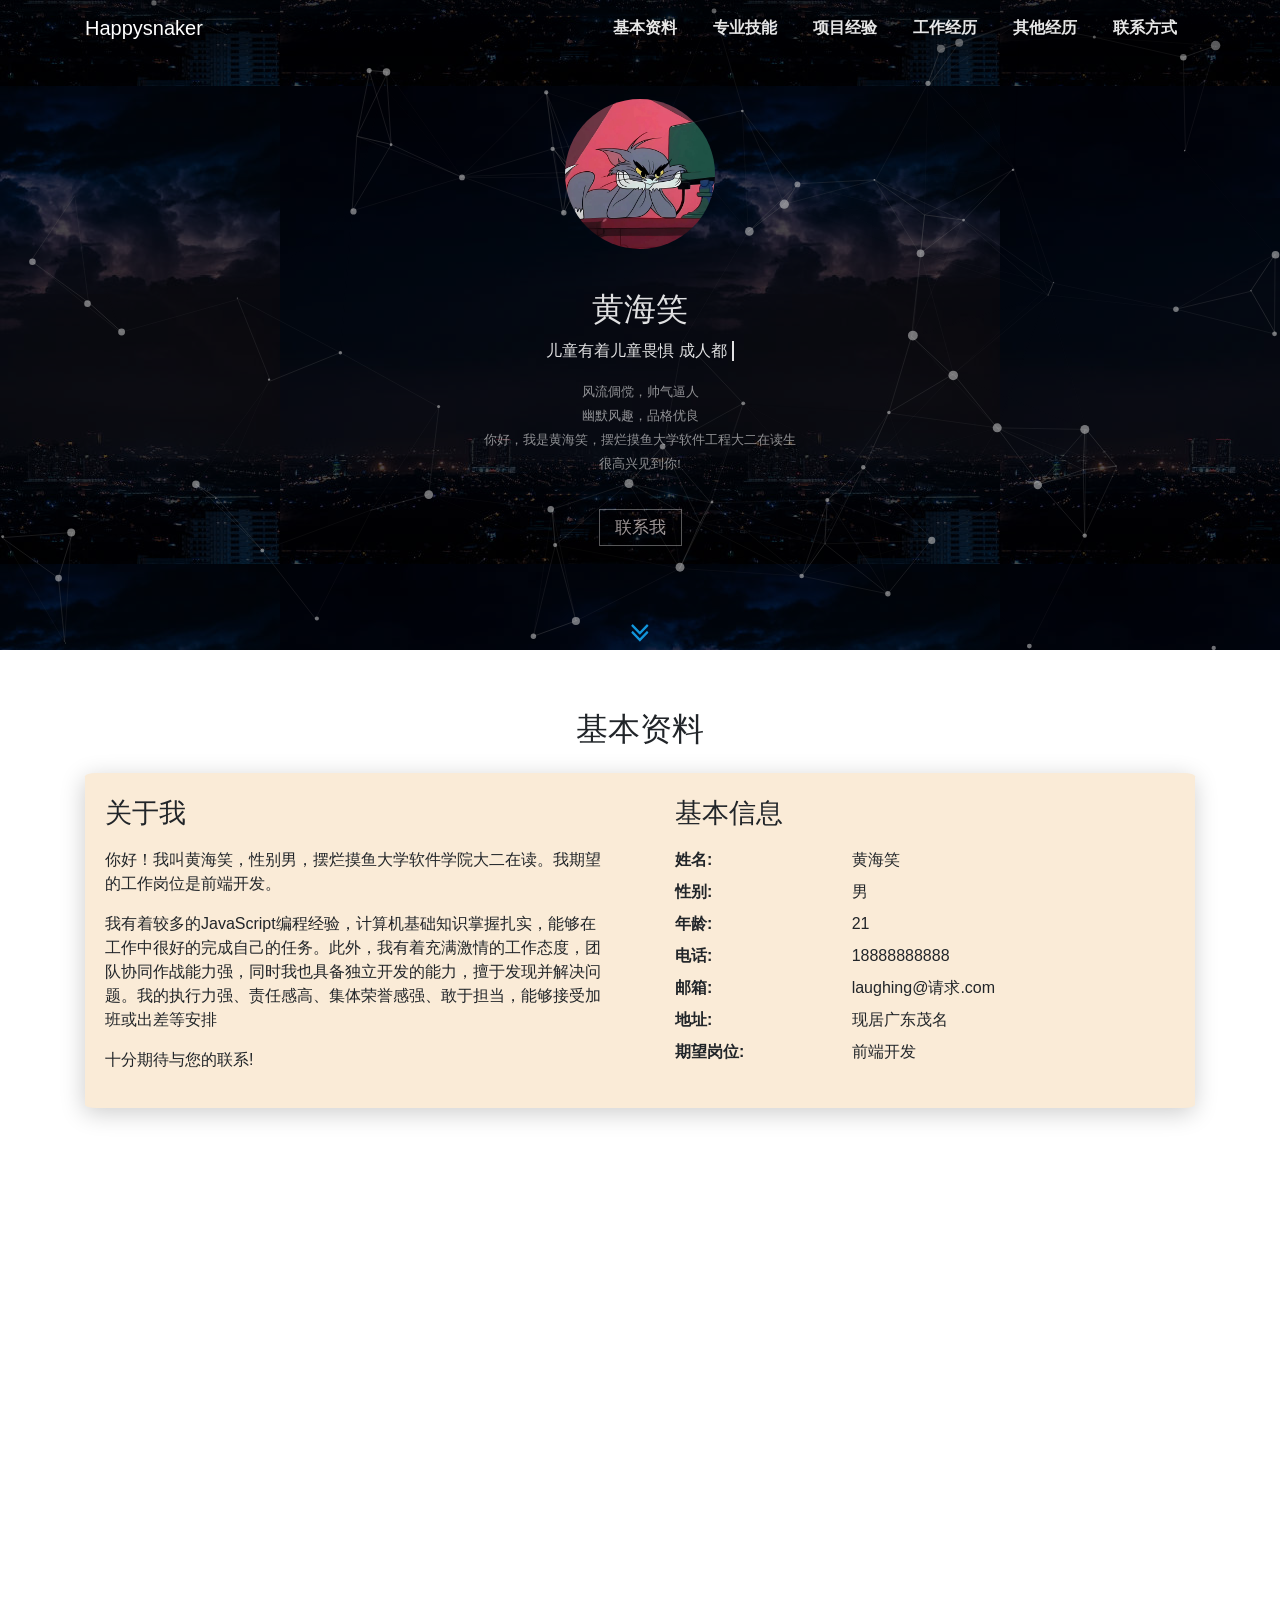
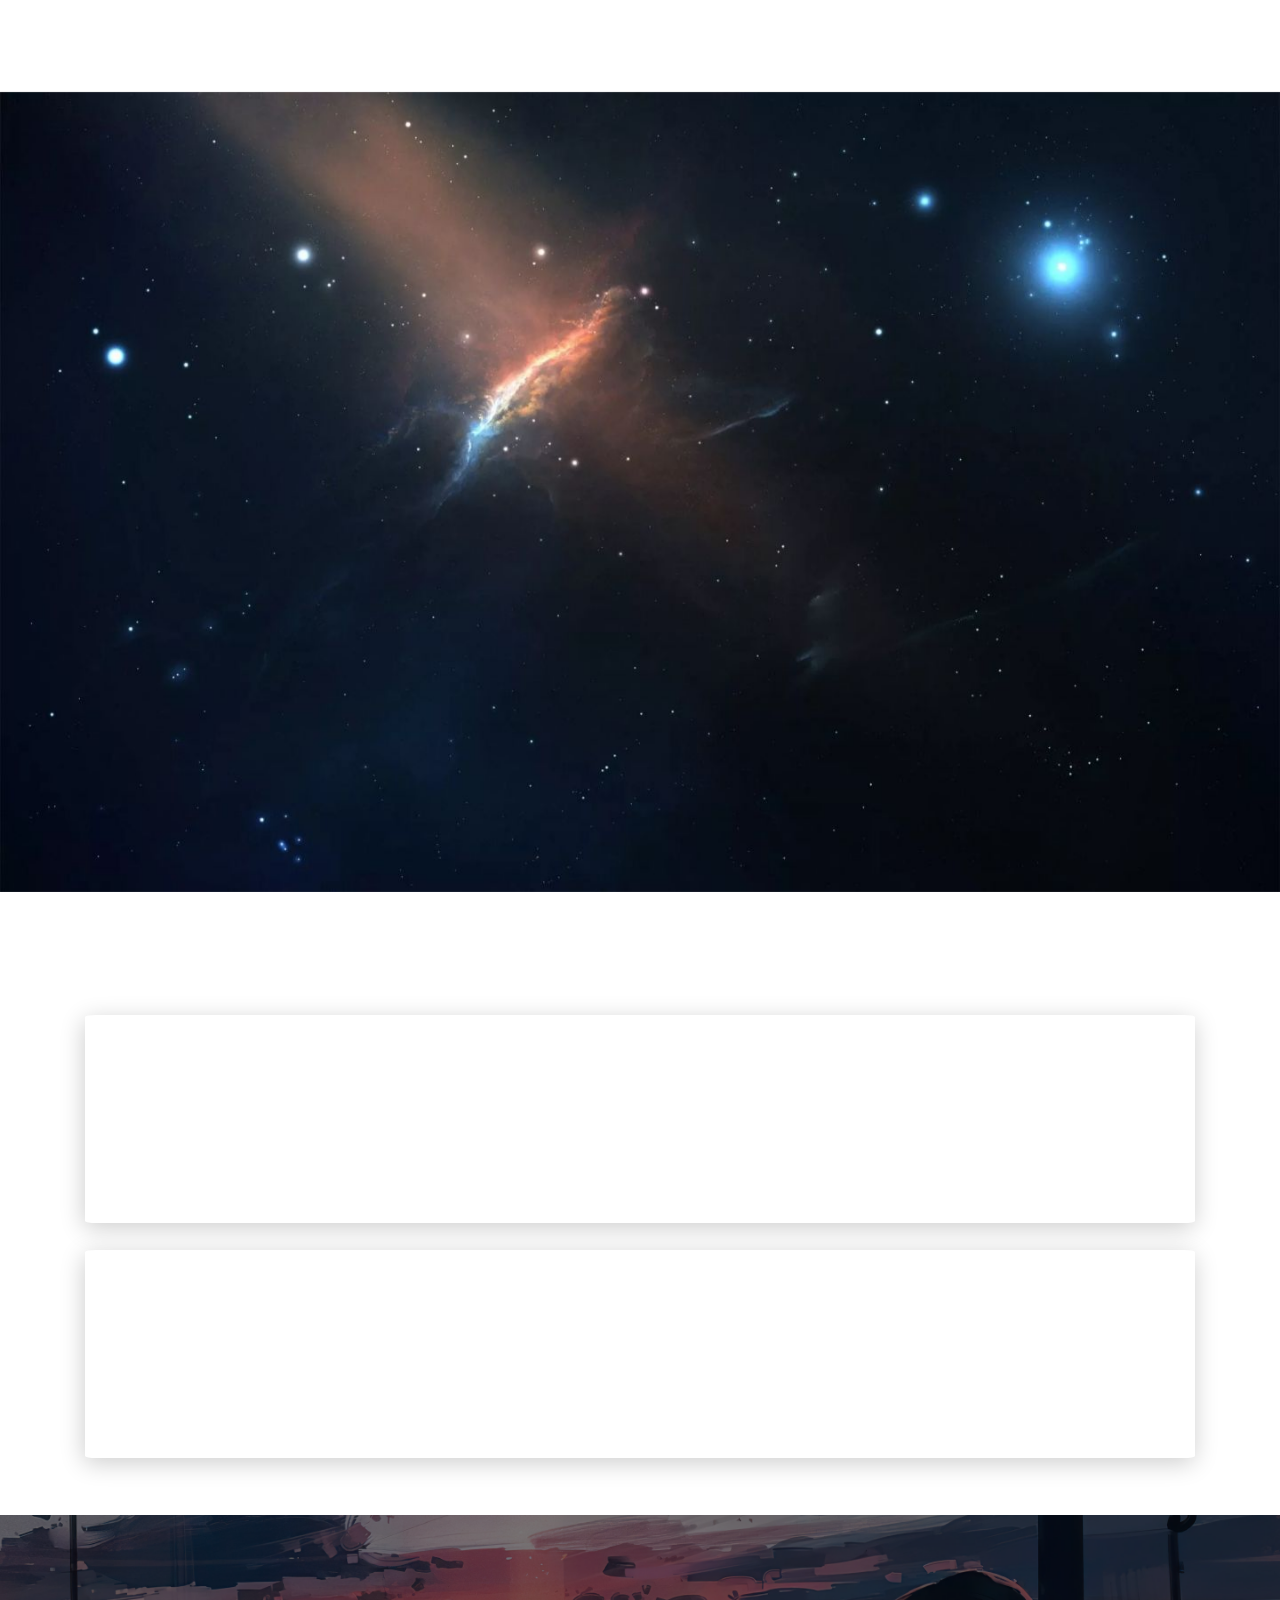
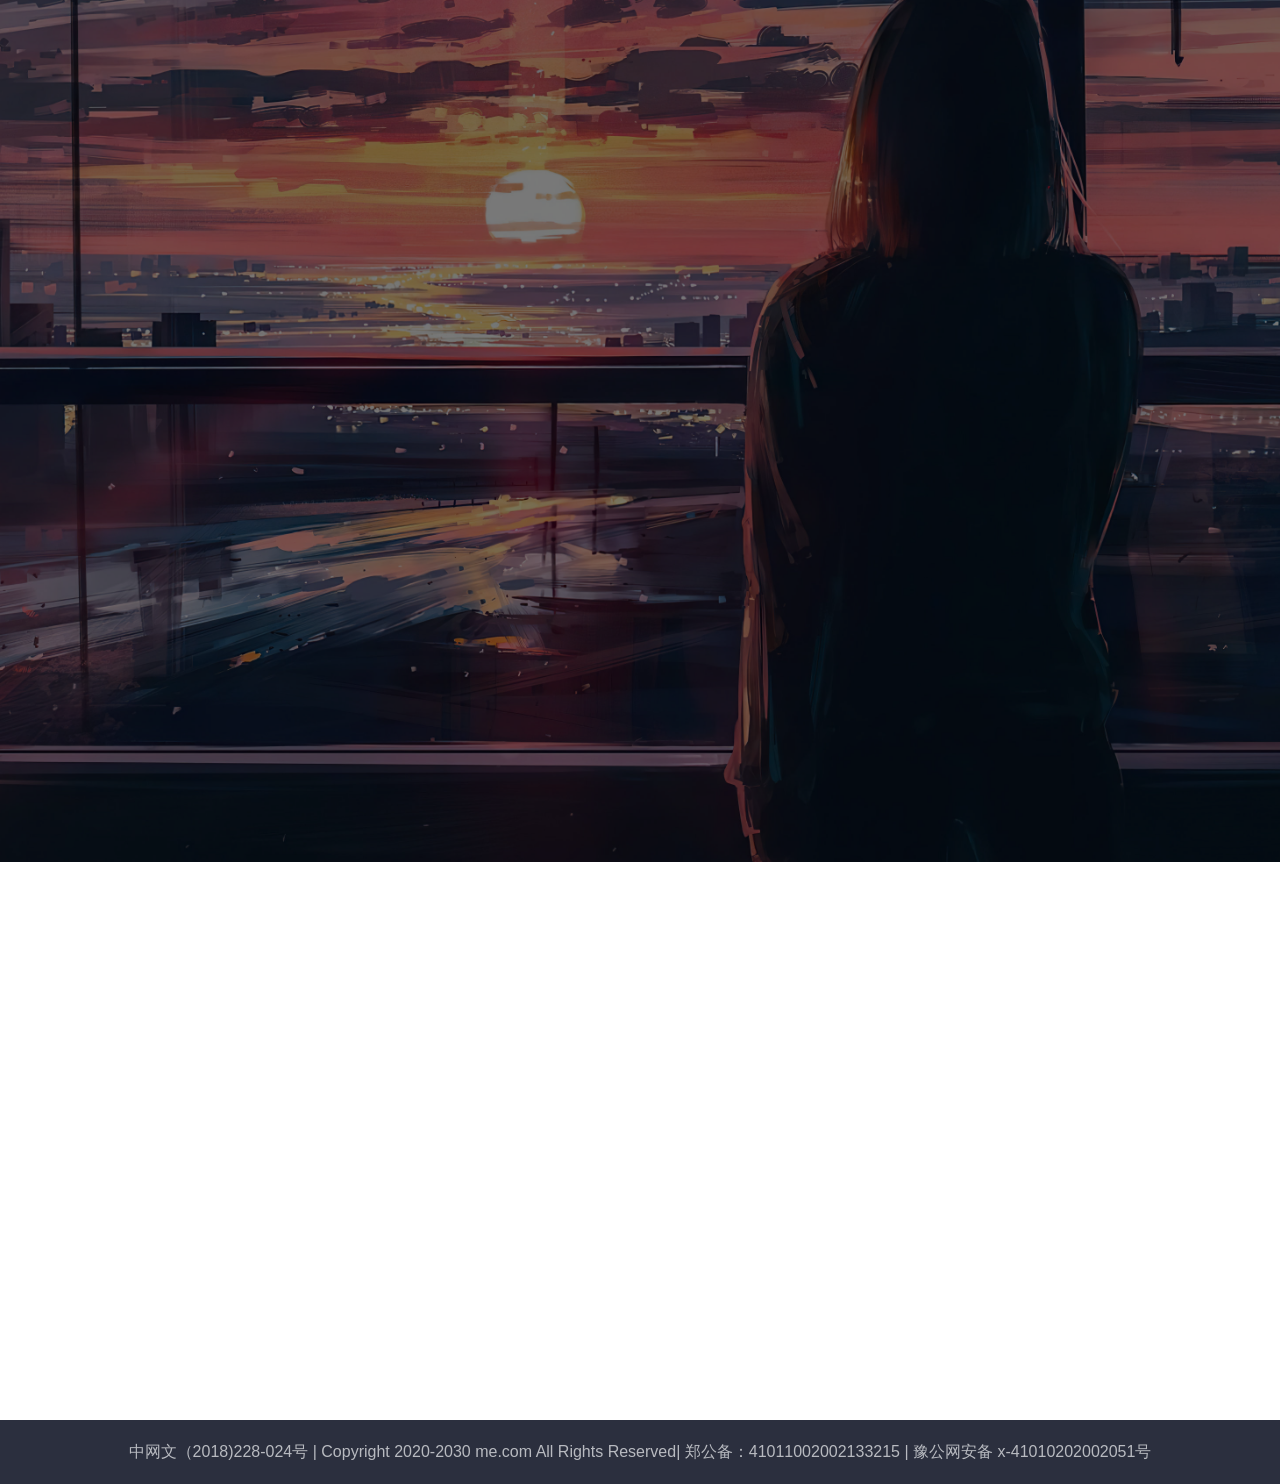
<file: 个人主页/index.html>
<!DOCTYPE html>
<html lang="en">

<head>
    <meta charset="UTF-8">
    <meta name="viewport" content="width=device-width, initial-scale=1.0">
    <meta target="_blank">
    <link rel="shortcut icon" href="./images/2.jpg" type="image/x-icon">
    <link rel="stylesheet" href="./CSS/bootstrap.min.css">
    <link rel="stylesheet" href="./CSS/personal-info-main.css">
    <link rel="stylesheet" href="./CSS/personal-info-animate.css">
    <link rel="stylesheet" href="./CSS/animate.min.css">
    <link href="./CSS/aos.css" rel="stylesheet">

    <title>关于我</title>

</head>


<body>
    <div class="fakeLoader"></div>

    <div class="profile-page">

        <div class="page-header">


            <nav class="navbar navbar-expand-md bg-primary navbar-dark">
                <div class="container-fluid container">
                    <a class="navbar-brand log" href="#"></a>
                    <button class="navbar-toggler" type="button" data-toggle="collapse"
                        data-target="#collapsibleNavbar">
                        <span class="navbar-toggler-icon"></span>
                    </button>
                    <div class="collapse navbar-collapse justify-content-end" id="collapsibleNavbar">
                        <ul class="nav navbar-nav">
                            <li class="nav-item"><a class="nav-link" href="#about">基本资料</a></li>
                            <li class="nav-item"><a class="nav-link" href="#skill">专业技能</a></li>
                            <li class="nav-item"><a class="nav-link" href="#project">项目经验</a></li>
                            <li class="nav-item"><a class="nav-link" href="#work">工作经历</a></li>
                            <li class="nav-item"><a class="nav-link" href="#others">其他经历</a></li>
                            <li class="nav-item"><a class="nav-link" href="#contact">联系方式</a></li>
                        </ul>
                    </div>
                </div>
            </nav>

            <a href="#about" class="go" title="Read More">
                <svg t="1628741268385" class="j-icon" viewBox="0 0 1024 1024" version="1.1"
                    xmlns="http://www.w3.org/2000/svg" p-id="5238" width="32" height="32">
                    <path
                        d="M780.190476 498.070349c0 4.534857-2.21054 9.638603-5.461333 13.003175l-255.024762 263.476825c-3.299556 3.397079-8.208254 5.640127-12.580571 5.640127-4.388571 0-9.313524-2.275556-12.580572-5.640127l-255.024762-263.476825a19.732317 19.732317 0 0 1-5.461333-13.003175c0-4.518603 2.21054-9.622349 5.461333-12.98692l27.355429-28.265651c3.299556-3.397079 7.671873-5.640127 12.580571-5.640127 4.388571 0 9.313524 2.275556 12.564318 5.640127L507.12381 679.042032l215.105015-222.224254c3.283302-3.397079 8.192-5.640127 12.564318-5.640127 4.388571 0 9.313524 2.275556 12.580571 5.640127l27.355429 28.281905c3.283302 3.380825 5.461333 8.452063 5.461333 12.970666z m0-217.120508c0 4.534857-2.21054 9.638603-5.461333 13.003175l-255.024762 263.476825c-3.299556 3.397079-8.208254 5.640127-12.580571 5.640127-4.388571 0-9.313524-2.275556-12.580572-5.640127l-255.024762-263.476825a19.732317 19.732317 0 0 1-5.461333-13.003175c0-4.518603 2.21054-9.622349 5.461333-12.98692l27.355429-28.265651c3.299556-3.397079 7.671873-5.640127 12.580571-5.640127 4.388571 0 9.313524 2.275556 12.564318 5.640127L507.12381 461.937778l215.105015-222.224254c3.283302-3.397079 8.192-5.640127 12.564318-5.640127 4.388571 0 9.313524 2.275556 12.580571 5.640127l27.355429 28.281905c3.283302 3.380825 5.461333 8.452063 5.461333 12.970666z"
                        p-id="5239" fill="#1296db"></path>
                </svg>
            </a>
            <div class="page-header-mask"></div>
            <div class="page-header-particles" id="particles-js"></div>


            <div class="container">
                <div class="col-sm-12  .col-xs-12">
                    <div class="left-content">
                        <div class="row-no-use" style="height: 40px;"></div>
                        <div class="personalImage">
                            <a href="javascript:void(0)">
                                <img class="myphoto" src="" alt="个人图片">
                            </a>
                        </div>

                        <div class="name-container">
                            <h2 class="name"><br></h2>
                        </div>

                        <div class="motto-container">
                            <p class="motto"></p>
                        </div>

                        <div class="intro-container bb">
                            <span class="info self-intro ">
                                青青子衿，悠悠我心<br>
                                但为君故，沉吟至今<br>
                                相遇即是缘分<br>
                                很高兴见到你!
                            </span>
                        </div>

                        <div id="myButtons2" class="bs-example">
                            <a href="#contact" class="hvr-bounce-to-right animate__backInRight">联系我</a>
                        </div>
                    </div>
                </div>
            </div>


        </div>

        <section class="about-section" id="about">
            <div class="container">
                <h2 class="section-title" data-aos="fade-up" data-aos-offset="10">基本资料</h2>
                <div class="card" data-aos="fade-up" data-aos-offset="100">
                    <div class="row">
                        <div class="col-lg-6 col-md-12">
                            <div class="card-body">
                                <div class="h4 mt-0 title">关于我</div>
                                <span class="me"></span>
                            </div>
                        </div>
                        <div class="col-lg-6 col-md-12">
                            <div class="card-body">
                                <div class="h4 mt-0 title">基本信息</div>
                                <div class="row">
                                    <div class="col-sm-4 col-xs-4"><strong>姓名:</strong></div>
                                    <div class="col-sm-8 col-xs-8 gg name"></div>
                                </div>
                                <div class="row mt-2">
                                    <div class="col-sm-4"><strong>性别:</strong></div>
                                    <div class="col-sm-8 sex"></div>
                                </div>
                                <div class="row mt-2">
                                    <div class="col-sm-4"><strong class="text-uppercase">年龄:</strong></div>
                                    <div class="col-sm-8 age"></div>
                                </div>
                                <div class="row mt-2">
                                    <div class="col-sm-4"><strong class="text-uppercase">电话:</strong></div>
                                    <div class="col-sm-8 phone"></div>
                                </div>
                                <div class="row mt-2">
                                    <div class="col-sm-4"><strong class="text-uppercase">邮箱:</strong></div>
                                    <div class="col-sm-8 email"></div>
                                </div>
                                <div class="row mt-2">
                                    <div class="col-sm-4"><strong class="text-uppercase">地址:</strong></div>
                                    <div class="col-sm-8 address"></div>
                                </div>

                                <div class="row mt-2">
                                    <div class="col-sm-4"><strong class="text-uppercase">期望岗位:</strong></div>
                                    <div class="col-sm-8 for-work"></div>
                                </div>
                            </div>
                        </div>
                    </div>
                </div>
            </div>
        </section>

        <section class="skill-section" id="skill">
            <div class="container">
                <h2 class="section-title" data-aos="fade-up" data-aos-offset="10">专业技能</h2>
                <div class="card" data-aos="fade-up" data-aos-offset="100" data-aos-anchor-placement="top-bottom">
                    <div class="row">
                        <div class="col-lg-6 col-md-12 p">
                            <div class="card-body skill-body">
                                <!-- <div class="progress_bar">
                                    <div class="pro-bar">
                                        <small class="progress_bar_title">
                                            Java
                                            <span class="progress_number">%</span>
                                        </small>
                                        <span class="progress-bar-inner p-a"
                                            style="background-color: #1abc9c; width: 80%;" data-value="80"
                                            data-percentage-value="80"></span>
                                    </div>
                                </div>

                                <div class="progress_bar">
                                    <div class="pro-bar">
                                        <small class="progress_bar_title">
                                            GoLang
                                            <span class="progress_number">%</span>
                                        </small>
                                        <span class="progress-bar-inner p-a"
                                            style="background-color: #bc1a99; width: 77%;" data-value="77"
                                            data-percentage-value="77"></span>
                                    </div>
                                </div>

                                <div class="progress_bar">
                                    <div class="pro-bar">
                                        <small class="progress_bar_title">
                                            SQL
                                            <span class="progress_number">%</span>
                                        </small>
                                        <span class="progress-bar-inner p-a"
                                            style="background-color: #cedf3c; width: 75%;" data-value="75"
                                            data-percentage-value="75"></span>
                                    </div>
                                </div>

                                <div class="progress_bar">
                                    <div class="pro-bar">
                                        <small class="progress_bar_title">
                                            HTML5
                                            <span class="progress_number">%</span>
                                        </small>
                                        <span class="progress-bar-inner p-a"
                                            style="background-color: #ec1b1b; width: 67%;" data-value="67"
                                            data-percentage-value="67"></span>
                                    </div>
                                </div>

                                <div class="progress_bar">
                                    <div class="pro-bar">
                                        <small class="progress_bar_title">
                                            CSS3
                                            <span class="progress_number">%</span>
                                        </small>
                                        <span class="progress-bar-inner p-a"
                                            style="background-color: #c95a11; width: 60%;" data-value="60"
                                            data-percentage-value="60"></span>
                                    </div>
                                </div>

                                <div class="progress_bar">
                                    <div class="pro-bar">
                                        <small class="progress_bar_title">
                                            JavaScript
                                            <span class="progress_number">%</span>
                                        </small>
                                        <span class="progress-bar-inner p-a"
                                            style="background-color: #2a1abc; width: 70%;" data-value="70"
                                            data-percentage-value="70"></span>
                                    </div>
                                </div> -->
                            </div>


                        </div>

                        <div class="col-lg-6 col-md-12 skill-about">
                            <div class="card-body">
                                <div class="h4 mt-0 title">技能描述</div>
                                <div class="desc">

                                </div>
                            </div>
                        </div>
                    </div>

                </div>
            </div>
        </section>

        <section class="portfolio-section" id="project">
            <div class="tab-content gallery mt-5">
                <h2 class="section-title" data-aos="fade-up" data-aos-offset="10">作品展示</h2>
                <div class="container">
                    <div class="ml-auto mr-auto portfolio-section-main-container">
                        <!-- <div class="row">
                            <div class="col-md-4">
                                <div class="porfolio-image img-raised" data-aos="fade-up"
                                    data-aos-anchor-placement="top-bottom">
                                    <a href="#web-development" title="点击查看详细信息">
                                        <figure class="portfolio-section-main"><img src="./images/index_background.jpg"
                                                alt="Image" />
                                            <figcaption>
                                                <div class="h4">Project2</div>
                                                <p>qrwqrqrwq</p>
                                            </figcaption>
                                        </figure>
                                    </a>
                                </div>
                            </div>
                            <div class="col-md-4">
                                <div class="porfolio-image img-raised" data-aos="fade-up"
                                    data-aos-anchor-placement="top-bottom">
                                    <a href="#web-development" title="点击查看详细信息">
                                        <figure class="portfolio-section-main"><img src="./images/index_background.jpg"
                                                alt="Image" />
                                            <figcaption>
                                                <div class="h4">Project3</div>
                                                <p>qwrwqrqwrwqrqwsa</p>
                                            </figcaption>
                                        </figure>
                                    </a>
                                </div>
                            </div>
                        </div>
                        <div class="row">
                            <div class="col-md-4">
                                <div class="porfolio-image img-raised" data-aos="fade-up"
                                    data-aos-anchor-placement="top-bottom">
                                    <a href="#web-development" title="点击查看详细信息">
                                        <figure class="portfolio-section-main">
                                            <img src="./images/index_background.jpg" alt="Image" />
                                            <figcaption>
                                                <div class="h4">Project1</div>
                                                <p>qeweq</p>
                                            </figcaption>
                                        </figure>
                                    </a>
                                </div>
                            </div>
                            <div class="col-md-4">
                                <div class="porfolio-image img-raised" data-aos="fade-up"
                                    data-aos-anchor-placement="top-bottom">
                                    <a href="#web-development" title="点击查看详细信息">
                                        <figure class="portfolio-section-main"><img src="./images/index_background.jpg"
                                                alt="Image" />
                                            <figcaption>
                                                <div class="h4">Project2</div>
                                                <p>qrwqrqrwq</p>
                                            </figcaption>
                                        </figure>
                                    </a>
                                </div>
                            </div>
                            <div class="col-md-4">
                                <div class="porfolio-image img-raised" data-aos="fade-up"
                                    data-aos-anchor-placement="top-bottom">
                                    <a href="#web-development" title="点击查看详细信息">
                                        <figure class="portfolio-section-main"><img src="./images/index_background.jpg"
                                                alt="Image" />
                                            <figcaption>
                                                <div class="h4">Project3</div>
                                                <p>qwrwqrqwrwqrqwsa</p>
                                            </figcaption>
                                        </figure>
                                    </a>
                                </div>
                            </div>
                        </div> -->
                    </div>
                </div>

            </div>


        </section>

        <section class="experience-section" id="work">
            <div class="container">
                <h2 class="section-title" data-aos="fade-in" data-aos-offset="10">工作经历</h2>
                <!-- <div class="card">
                    <div class="row">
                        <div class="col-md-3 bg-primary" data-aos="fade-right" data-aos-offset="50"
                            data-aos-duration="500">
                            <div class="card-body">
                                <p class="time">
                                    2020/7/1 — 2021/8/10
                                </p>
                                <strong class="work"><br> 阎王殿实习生</strong>
                            </div>
                        </div>
                        <div class="col-md-9" data-aos="fade-left" data-aos-offset="50" data-aos-duration="500">
                            <div class="card-body">
                                <p><strong>阎王殿研发部</strong></p>
                                <p>随着阴历7月15中元节的到来，阎王殿的任务愈发庞大，我以及我所在小组主要负责阎王谱后台部分，拟在解决千万访问并发问题，经过不械努力，使得产品稳定、高效的运行。</p>
                                <p>随着阴历7月15中元节的到来，阎王殿的任务愈发庞大，我以及我所在小组主要负责阎王谱后台部分，拟在解决千万访问并发问题，经过不械努力，使得产品稳定、高效的运行。</p>
                            </div>
                        </div>
                    </div>
                    
                </div> -->
            </div>
        </section>



        <section class="others-section" id="others">
            <div class="container" data-aos="fade-up" data-aos-offset="100">
                <h2 class="section-title">其它经历</h2>
                <div class="col-sm-12 col-xs-12">
                    <div class="content-timeline-border">
                        <div class="timeline-left">
                            <span></span>
                            <ul class="timeul">
                                <!-- <li>
                                    <div class="time-title">2021-02-15</div>
                                    <span></span>
                                    <div class="time-content">
                                        <h5>蓝桥杯省三等奖</h5>
                                        <p>emmmmm。</p>
                                    </div>

                                </li>

                                <li>
                                    <div class="time-title">你爱我</div>
                                    <span></span>
                                    <div class="time-content">
                                        <h5>团队程序设计天梯赛团队省二等奖，个人全国三等奖</h5>
                                        
                                    </div>
                                </li> -->


                            </ul>
                        </div>
                        <div class="timeline-right">
                            <span></span>
                            <ul class="timeul">
                                <!-- <li>
                                    <div class="time-title">2021-06-15</div>
                                    <span></span>
                                    <div class="time-content">
                                        <h5>校赛三等奖</h5>
                                        <p></p>
                                    </div>
                                </li> -->


                            </ul>
                        </div>
                    </div>
                </div>
            </div>
        </section>

        <section class="contact-section" id="contact">
            <div class="container">
                <h2 class="section-title" data-aos="fade-in" data-aos-offset="10">联系我</h2>
                <div class="main">
                    <div class="row">
                        <div class="col-md-12">
                            <div class="card mb-0" data-aos="zoom-in" data-aos-offset="100">

                                <div class="row">
                                    <div class="col-sm-6 col-xm-12 col-md-6">
                                        <div class="card-body">

                                            <p><strong>邮件联系我</strong></p>
                                            <div class="row mb-3">
                                                <div class="col">
                                                    <div class="input-group"><span class="input-group-addon"><svg
                                                                t="1628783460111" class="icon" viewBox="0 0 1024 1024"
                                                                version="1.1" xmlns="http://www.w3.org/2000/svg"
                                                                p-id="2051" width="16" height="16">
                                                                <path
                                                                    d="M550.079952 1023.808H229.120354A132.607834 132.607834 0 0 1 96.00052 891.712165V132.097115A132.479834 132.479834 0 0 1 229.120354 0.00128h565.759292c73.471908 0 133.119834 59.071926 133.119834 132.095835v627.519215c1.919998 126.143842-127.80784 265.471668-266.239667 264.19167H550.079952V1024h75.391906v-195.071756c0-48.447939 11.519986-61.119924 58.879927-61.119924h241.407698l-0.639999-74.239907-110.591862 1.151999H636.991844c-81.471898-1.151999-87.167891 54.335932-86.911892 75.903905l-0.255999 9.855987v11.711986l0.255999 231.61571zM337.472218 341.312853h349.055564a35.839955 35.839955 0 0 0 34.943956-36.607954 35.775955 35.775955 0 0 0-34.943956-36.543954H337.472218a35.775955 35.775955 0 0 0-34.943956 36.543954c0 20.223975 15.67998 36.607954 34.943956 36.607954z m104.703869 121.855848H337.472218a35.775955 35.775955 0 0 0-34.943956 36.543954c0 20.159975 15.67998 36.543954 34.943956 36.543955h168.703789a35.839955 35.839955 0 0 0 34.943957-36.543955 35.839955 35.839955 0 0 0-34.943957-36.607954h-63.99992z"
                                                                    p-id="2052">

                                                                </path>
                                                            </svg>
                                                        </span>
                                                        <input class="form-control subject" type="text" name="Subject"
                                                            placeholder="主题" />
                                                    </div>
                                                </div>
                                            </div>
                                            <div class="row mb-3">
                                                <div class="col">
                                                    <div class="input-group">
                                                        <textarea class="form-control message" name="message"
                                                            placeholder="message" rows="5"></textarea>
                                                    </div>
                                                </div>
                                            </div>
                                            <div class="row">
                                                <div class="col">
                                                    <button class="btn btn-primary send-btn">Send</button>
                                                </div>
                                            </div>

                                        </div>
                                    </div>
                                    <div class="col-md-6">
                                        <div class="card-body">
                                            <p class="mb-0"><strong>电话</strong></p>
                                            <p class="pb-2 phone"></p>
                                            <p class="mb-0"><strong>邮箱</strong></p>
                                            <p class="pb-2 email"></p>
                                            <p class="mb-0"><strong>地址</strong></p>
                                            <p class="pb-2 address"></p>
                                            <p class="mb-0"><strong>QQ</strong></p>
                                            <p class="qq"></p>
                                        </div>
                                    </div>
                                </div>

                                <div class="row">
                                    <div class="col-md-12">

                                        <dic class="card-body">
                                            <div class="container text-center icon-insert">

                                                <!-- <a class="my-tooltip" href="#" title="访问我的CSDN主页">
                                                    <img src="./svg/csdn.svg" alt="我的CSDN主页">

                                                    <span class="my-tooltiptext">我的CSDN主页</span>
                                                </a>

                                                <a class="my-tooltip" href="#" title="访问我的CSDN主页">
                                                    <img src="./svg/github.svg" alt="">
                                                    <span class="my-tooltiptext">我的Github主页</span>
                                                </a> -->

                                            </div>
                                        </dic>
                                    </div>
                                </div>
                            </div>
                        </div>
                    </div>
                </div>
            </div>
        </section>
    </div>
    <section class="footer">
        <div style="padding: 20px;" class="container">
            中网文（2018)228-024号 | Copyright 2020-2030 me.com All Rights Reserved| 郑公备：41011002002133215 | 豫公网安备
            x-41010202002051号
        </div>
    </section>
</body>
<script src="./JS/jquery-3.6.0.js">
</script>
<script src="./JS/popper.min.js">
</script>
<script src="./JS/bootstrap.min.js">
</script>

<script src="./JS/particles.min.js"></script>
<script src="./JS/app.js"></script>
<script src="./JS/aos.js"></script>
<script src="./JS/personal-info-main.js"></script>
<script>
    AOS.init();
</script>



</html>
</file>
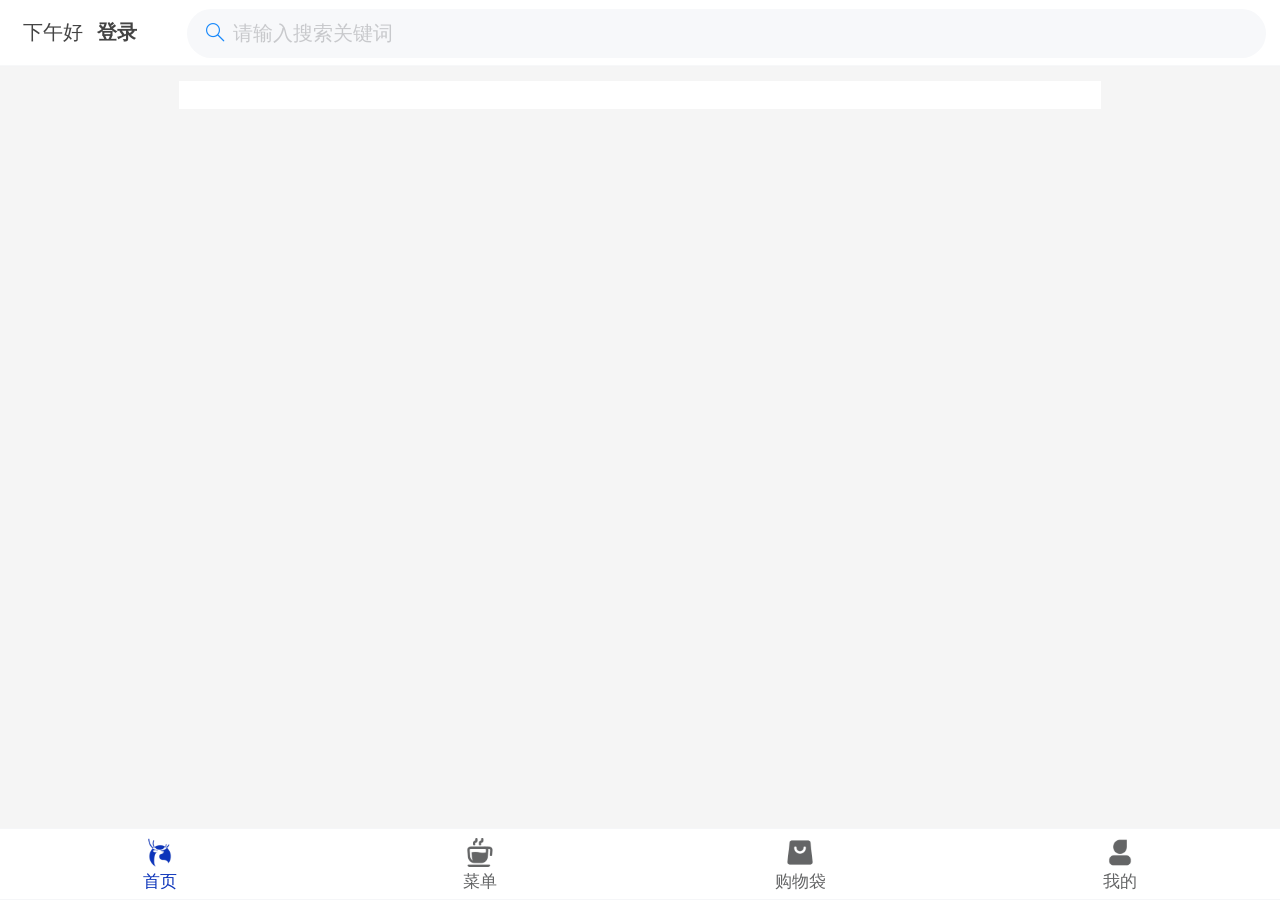
<file: 仿瑞幸咖啡/打包后源码/index.html>
<!doctype html><html lang=""><head><meta charset="utf-8"><meta http-equiv="X-UA-Compatible" content="IE=edge"><meta name="viewport" content="width=device-width,initial-scale=1"><link rel="icon" href="favicon.ico"><title>rx-ts</title><script defer="defer" src="js/chunk-vendors.cd19c980.js"></script><script defer="defer" src="js/app.4e856b27.js"></script><link href="css/chunk-vendors.c8a32be9.css" rel="stylesheet"><link href="css/app.28784292.css" rel="stylesheet"></head><body><noscript><strong>We're sorry but rx-ts doesn't work properly without JavaScript enabled. Please enable it to continue.</strong></noscript><div id="app"></div></body></html>
</file>
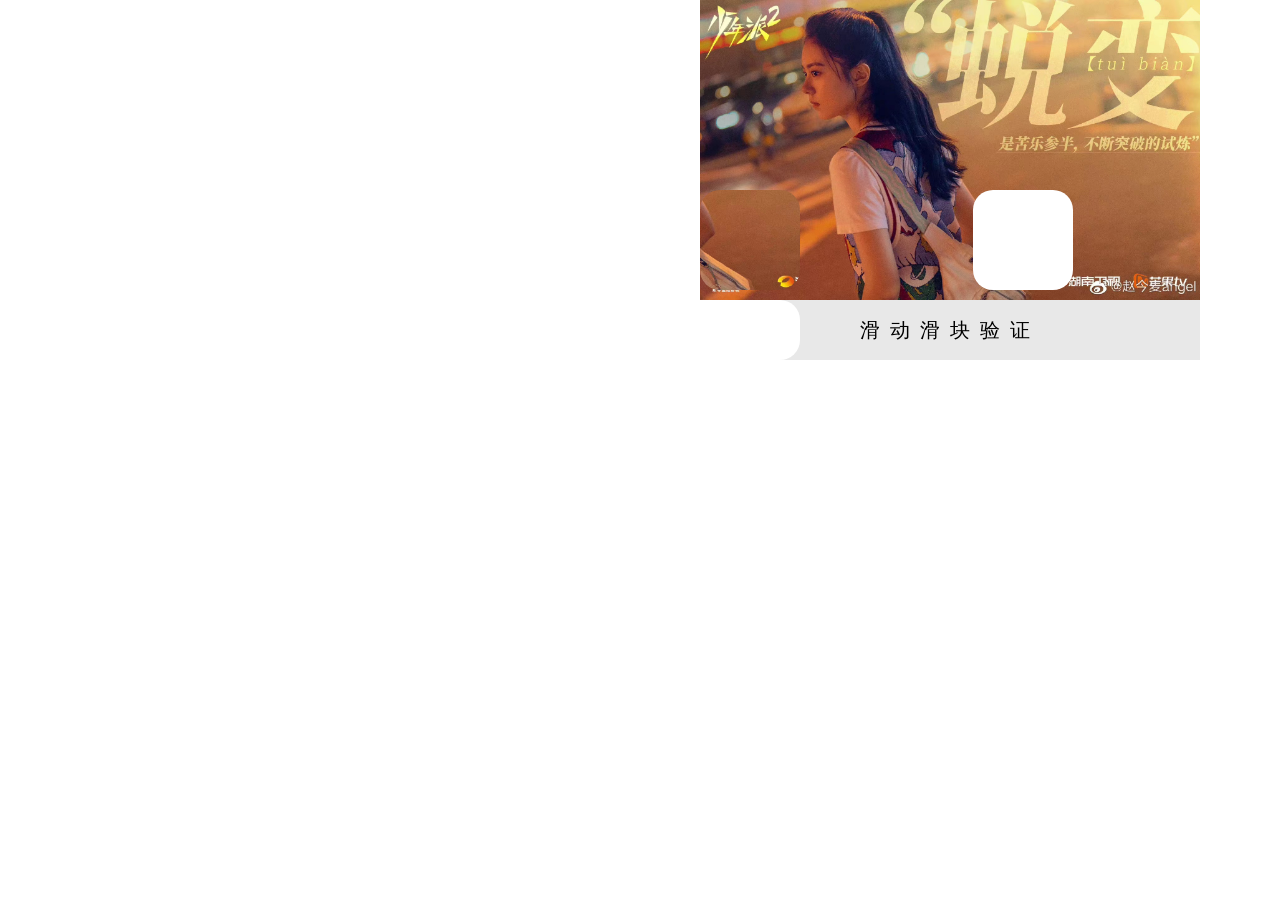
<file: 2022.8.20/1.html>
<!DOCTYPE html>
<html lang="en">

<head>
    <meta charset="UTF-8">
    <meta http-equiv="X-UA-Compatible" content="IE=edge">
    <meta name="viewport" content="width=device-width, initial-scale=1.0">
    <title>Document</title>
    <link rel="stylesheet" href="./css/1..css">
    <link rel="stylesheet" href="./css/iconfont.css">
</head>

<body>


    <div class="box">
        <div class="main">
            <div class="container">

                <div class="img">
                    <img class="img-auto" src="./bb030fbd3c87b857c920c5dcc2f2fd5.jpg" alt="">
                    <div class="Blank-block"></div>

                    <div class="img-block"></div>

                </div>

                <div class="slipper-kuan">
                    <div class="slipper-body"></div>
                    <div class="slipper"></div>
                    <div class="text">滑动滑块验证</div>
                    <span class="iconfont icon-shuaxin flushed"></span>
                </div>
            </div>
        </div>
    </div>

    <script>

        window.onload = function () {
            var img = document.querySelector('.img');  //图片盒子节点
            var blankBlock = document.querySelector('.Blank-block');  //空白块节点
            var slipper = document.querySelector('.slipper');  //滑动块节点
            var slipperKuan = document.querySelector('.slipper-kuan')  //滑动栏接点
            var imgBlock = document.querySelector('.img-block')  //滑动图片节点
            var slipperBody = document.querySelector('.slipper-body')  //滑动尾部节点
            var text = document.querySelector('.text') //滑动栏文字节点
            var flushed = document.querySelector('.flushed')  //刷新按钮节点

            //图片盒子的高和宽
            var imgStyle = getComputedStyle(img)
            var imgWidth = parseFloat(imgStyle.width);
            var imgHeight = parseFloat(imgStyle.height);

            //空白块的高和宽
            var blankBStyle = getComputedStyle(blankBlock);
            var blankBStyleHeight = parseFloat(blankBStyle.height);
            var blankBStyleWitdh = parseFloat(blankBStyle.width);

            //滑动栏的高和宽
            var slipperKuanStyle = getComputedStyle(slipperKuan);
            var slipperKStyleWidth = parseFloat(slipperKuanStyle.width);

            //滑动块的高和宽
            var slipperStyle = getComputedStyle(slipper);
            var slipperStyleWidth = parseFloat(slipperStyle.width)

            //滑动图片的高和宽
            var imgBlockStyle = getComputedStyle(imgBlock)
            var imgBStyleWidth = parseFloat(imgBlockStyle.width)


            //随机取图片宽度一半和高度随机数
            var randomWitdh = Math.floor(Math.random() * (imgWidth - (imgWidth / 2) + 1)) + (imgWidth / 2) - blankBStyleWitdh;
            var randomHeight = Math.floor(Math.random() * (imgHeight + 1)) - blankBStyleHeight;

            //控制空白块随机出现的范围，保证空白块出现在图片的右半部分
            randomHeight = randomHeight <= 0 ? 0 : randomHeight > 0 ? randomHeight : randomHeight;
            randomWitdh = randomWitdh <= 250 ? 250 : randomWitdh > 250 ? randomWitdh : randomWitdh;

            blankBlock.style.left = randomWitdh + 'px';
            blankBlock.style.top = randomHeight + 'px';
            // console.log('randomWitdh ==>', randomWitdh)

            //滑动图片的图片定位，让滑动图片显示的内容是空白方块所掩盖的
            imgBlock.style.backgroundPosition = `-${randomWitdh}px -${randomHeight}px `;

            //让滑动图片给空白块保持在水平高度上
            imgBlock.style.top = randomHeight + 'px';


            //滑动图片的可移动的范围最大值和最小值
            var slipperMax = slipperKStyleWidth - blankBStyleWitdh;
            var slipperMin = 0;

            //让滑动块的中线与滑动图片的中线处于垂直线上
            slipper.style.left = imgBStyleWidth / 2 - slipperStyleWidth / 2 + 'px';
            slipperBody.style.width = imgBStyleWidth / 2 - slipperStyleWidth / 2 + 'px';


            slipper.onmousedown = function (e) {

                e.preventDefault();

                //初始化滑动图片，滑动尾部，滑动块的transition
                imgBlock.style.transition = "none";
                slipper.style.transition = "none";
                slipperBody.style.transition = "none";

                text.style.display = 'none';

                //滑动方块的初始位置
                var startX = e.clientX - slipper.offsetLeft;
                console.log(slipper.offsetLeft)

                document.onmousemove = function (e2) {

                    e2.preventDefault();
                    var endX = e2.clientX;

                    //滑动方块的移动距离
                    var slipperLeft = endX - startX - 15;

                    // 判断滑动方块和滑动图片的偏移距离
                    slipperLeft = slipperLeft <= 0 ? slipperMin : slipperLeft > slipperMax ? slipperMax : slipperLeft;

                    slipper.style.left = slipperLeft + imgBStyleWidth / 2 - slipperStyleWidth / 2 + 'px';
                    slipperBody.style.width = slipperLeft + imgBStyleWidth / 2 - slipperStyleWidth / 2 + 'px';
                    imgBlock.style.left = slipperLeft + 'px';
                }

            }




            document.onmouseup = function () {

                var imgBlockLeft = parseFloat(imgBlock.style.left);
                // console.log('imgBlockLeft ==> ', imgBlockLeft)
                // console.log(randomWitdh)

                //判断滑动图片的偏移距离是否在空白块的偏移离内
                if (imgBlockLeft >= randomWitdh - 5 && imgBlockLeft <= randomWitdh + 5) {

                    slipper.onmousedown = null;

                    var bg = document.createElement('div');
                    bg.textContent = '验证通过';
                    bg.classList.add('bg')
                    img.appendChild(bg)

                    slipper.style.left = 0 + 'px'
                    slipperBody.style.width = 0 + 'px'

                    imgBlock.remove()
                    blankBlock.remove()

                    alert('验证通过')
                    flushed.style.display = 'inline-block'
                    slipper.style.cursor = 'default'
                    document.onmouseup = null
                } else {
                    imgBlock.style.left = 0 + 'px';
                    slipper.style.left = imgBStyleWidth / 2 - slipperStyleWidth / 2 + 'px';
                    slipperBody.style.width = imgBStyleWidth / 2 - slipperStyleWidth / 2 + 'px';

                    imgBlock.style.transition = "left 0.5s ease";
                    slipper.style.transition = "left 0.5s ease";
                    slipperBody.style.transition = "width 0.5s ease";

                    setTimeout(function () {
                        text.style.display = 'block'
                    }, 500)

                }

                document.onmousemove = null


            }

            //点击刷新按钮
            flushed.onclick = function () {
                flushed.style.animation = 'fadenum 1s';
                setTimeout(function () {
                    location.reload()
                }, 1000)
            }



        }

    </script>


</body>

</html>
</file>
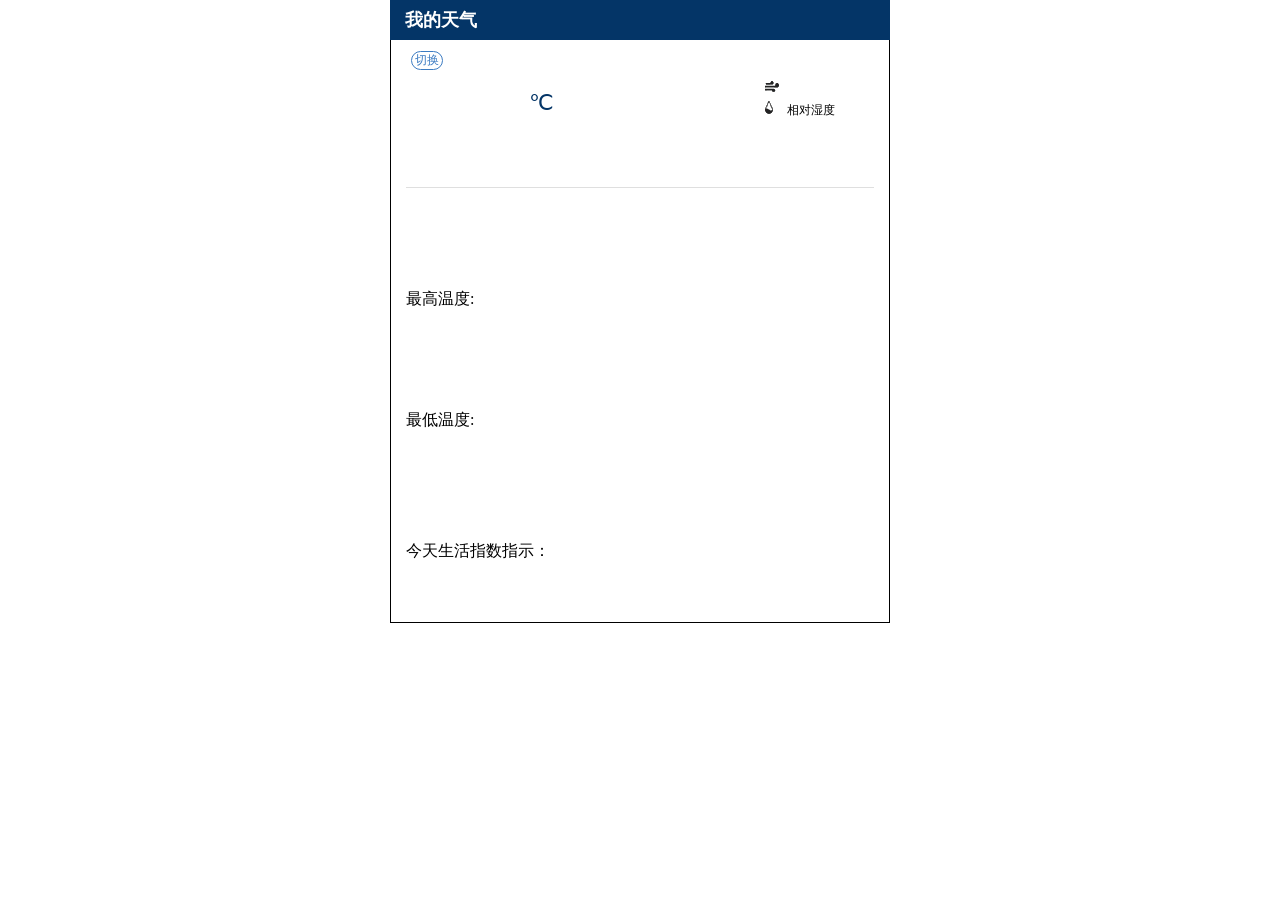
<file: 2022.8.27/1.html>
<!DOCTYPE html>
<html lang="en">

<head>
    <meta charset="UTF-8">
    <meta http-equiv="X-UA-Compatible" content="IE=edge">
    <meta name="viewport" content="width=device-width, initial-scale=1.0">
    <title>Document</title>
    <link rel="stylesheet" href="./css/1.css">
    <link rel="stylesheet" href="./css/iconfont.css">
</head>

<body>


    <div class="box">

        <div class="top">
            <div class="container">
                <div class="top-text">我的天气</div>
            </div>
        </div>

        <div class="main">
            <div class="container">
                <div class="area">
                    <div class="city"></div>
                    <div class="chooseBtn">切换</div>
                    <!-- <div style="float: right;line-height: 40px;">2002-50-55</div> -->
                    <div class="choose-city">
                        <div class="choose-text">切换城市
                            <span class="iconfont icon-chahao"></span>
                        </div>
                        <div class="input">
                            <select id="province_list" class="province_list">
                                <option value="请选择省份">请选择省份</option>
                            </select>

                            <select id="city_list" class="city_list">
                                <option value="请选择地级市">请选择地级市</option>
                            </select>

                            <select id="county_list" class="county_list">
                                <option value="请选择区">请选择区</option>
                            </select>
                        </div>

                        <div class="saveBtn">保存</div>

                    </div>
                </div>

                <div class="temperature">
                    <div class="left">
                        <div class="unit">℃</div>
                    </div>

                    <div class="right">
                        <!-- <div class="top">紫外线强度:9</div> -->
                        <div class="center">
                            <span class="center-icon"></span>
                            <!-- <span class="center-text">东南风</span> -->
                            <!-- <span class="center-tx">2级</span> -->
                        </div>
                        <div class="bottom">
                            <span class="bottom-icon"></span>
                            <span class="bottom-text">相对湿度</span>
                            <!-- <span class="bottom-tx">2级</span> -->
                        </div>
                    </div>
                </div>

                <div class="week-item">

                </div>

                <div class="weather-top">
                    <!-- <div class="list">
                        <img class="img-auto" src="./img/bingbao.png" alt="">
                    </div>
                    <div class="list">
                        <img class="img-auto" src="./img/bingbao.png" alt="">
                    </div>
                    <div class="list">
                        <img class="img-auto" src="./img/bingbao.png" alt="">
                    </div>
                    <div class="list">
                        <img class="img-auto" src="./img/bingbao.png" alt="">
                    </div>
                    <div class="list">
                        <img class="img-auto" src="./img/bingbao.png" alt="">
                    </div>
                    <div class="list">
                        <img class="img-auto" src="./img/bingbao.png" alt="">
                    </div>
                    <div class="list">
                        <img class="img-auto" src="./img/bingbao.png" alt="">
                    </div> -->
                </div>

                <div class="weather-text">
                    <!-- <div class="list">多云</div>
                    <div class="list">多云</div>
                    <div class="list">多云</div>
                    <div class="list">多云</div>
                    <div class="list">多云</div>
                    <div class="list">多云</div>
                    <div class="list">多云</div> -->
                </div>

                <div class="Max-top">最高温度:</div>
                <div class="Max">
                    <!-- <div class="list">35℃</div>
                    <div class="list">35℃</div>
                    <div class="list">35℃</div>
                    <div class="list">35℃</div>
                    <div class="list">35℃</div>
                    <div class="list">35℃</div>
                    <div class="list">35℃</div> -->
                    <div id="main" style="width: 100%;height:100%;"></div>
                </div>


                <div class="min-top">最低温度:</div>
                <div class="Min">
                    <!-- <div class="list">35℃</div>
                    <div class="list">35℃</div>
                    <div class="list">35℃</div>
                    <div class="list">35℃</div>
                    <div class="list">35℃</div>
                    <div class="list">35℃</div>
                    <div class="list">35℃</div> -->
                    <div id="main1" style="width: 100%;height:100%;"></div>
                </div>

                <div class="tis-text">今天生活指数指示：</div>
                <div class="tips">
                    <div class="text">
                        <!-- 天气炎热，适宜着短衫、短裙、短裤、薄型T恤衫、敞领短袖棉衫等夏季服装。疫情防控不松懈，出门请佩戴口罩。 -->
                    </div>
                </div>

            </div>
        </div>
    </div>

    <!-- ip 地址查看 -->
    <script src="http://pv.sohu.com/cityjson?ie=utf-8"></script>

    <script src="./js/jquery-3.6.0.min.js"></script>
    <script src="./js/areaList.js"></script>
    <script src="./js/echarts.min.js"></script>
    <script src="./js/weather.js"></script>


    <script>
        //ip地址，ip地址所在地
        console.log(returnCitySN["cip"] + ',' + returnCitySN["cname"])

        $(function () {
            $.ajax({
                type: 'get',
                url: 'http://api.tianapi.com/ipquery/index',
                data: {
                    key: '5e4fb7f5b151f486a3ee3f3928faa190',
                    ip: returnCitySN["cip"]
                },
                success: function (res) {
                    console.log(res)
                    if (res.newslist[0].district !== "") {
                        $('.city').text(res.newslist[0].district);
                    } else {
                        $('.city').text(res.newslist[0].city);
                    }
                }
            })
        })

        var chooseBtn = document.querySelector('.chooseBtn')
        var chooseCity = document.querySelector('.choose-city')
        var iconChahao = document.querySelector('.icon-chahao')
        var saveBtn = document.querySelector('.saveBtn')

        chooseBtn.onclick = function () {
            chooseCity.style.display = 'block'
        }

        iconChahao.onclick = function () {
            chooseCity.style.display = 'none'
        }

        saveBtn.onclick = function () {
            var input = document.querySelector('.county_list')
            // console.log(input.value)
            chooseCity.style.display = 'none'

            var value = input.value;
            // console.log(value)
            $.ajax({
                type: 'get',
                url: 'http://api.tianapi.com/tianqi/index',
                data: {
                    key: '5e4fb7f5b151f486a3ee3f3928faa190',
                    city: `${value}`
                },
                success: function (data) {
                    if (data.msg === 'success') {
                        $('.week-item').html('');
                        $('.weather-top').html('');
                        $('.weather-text').html('');
                        // $('.main').html('');
                        // $('.main1').html('');
                        $('.tips>.text').text()
                        $('.temperature>.left>.wendu').remove();
                        $('.right>.top').remove();
                        $('.center>.center-text').remove();
                        $('.center-tx').remove();
                        $('.bottom-tx').remove();
                        $('.time').remove();
                        $('.city').text(value)
                    }
                }
            })


            add(value)
        }

    </script>


</body>

</html>
</file>
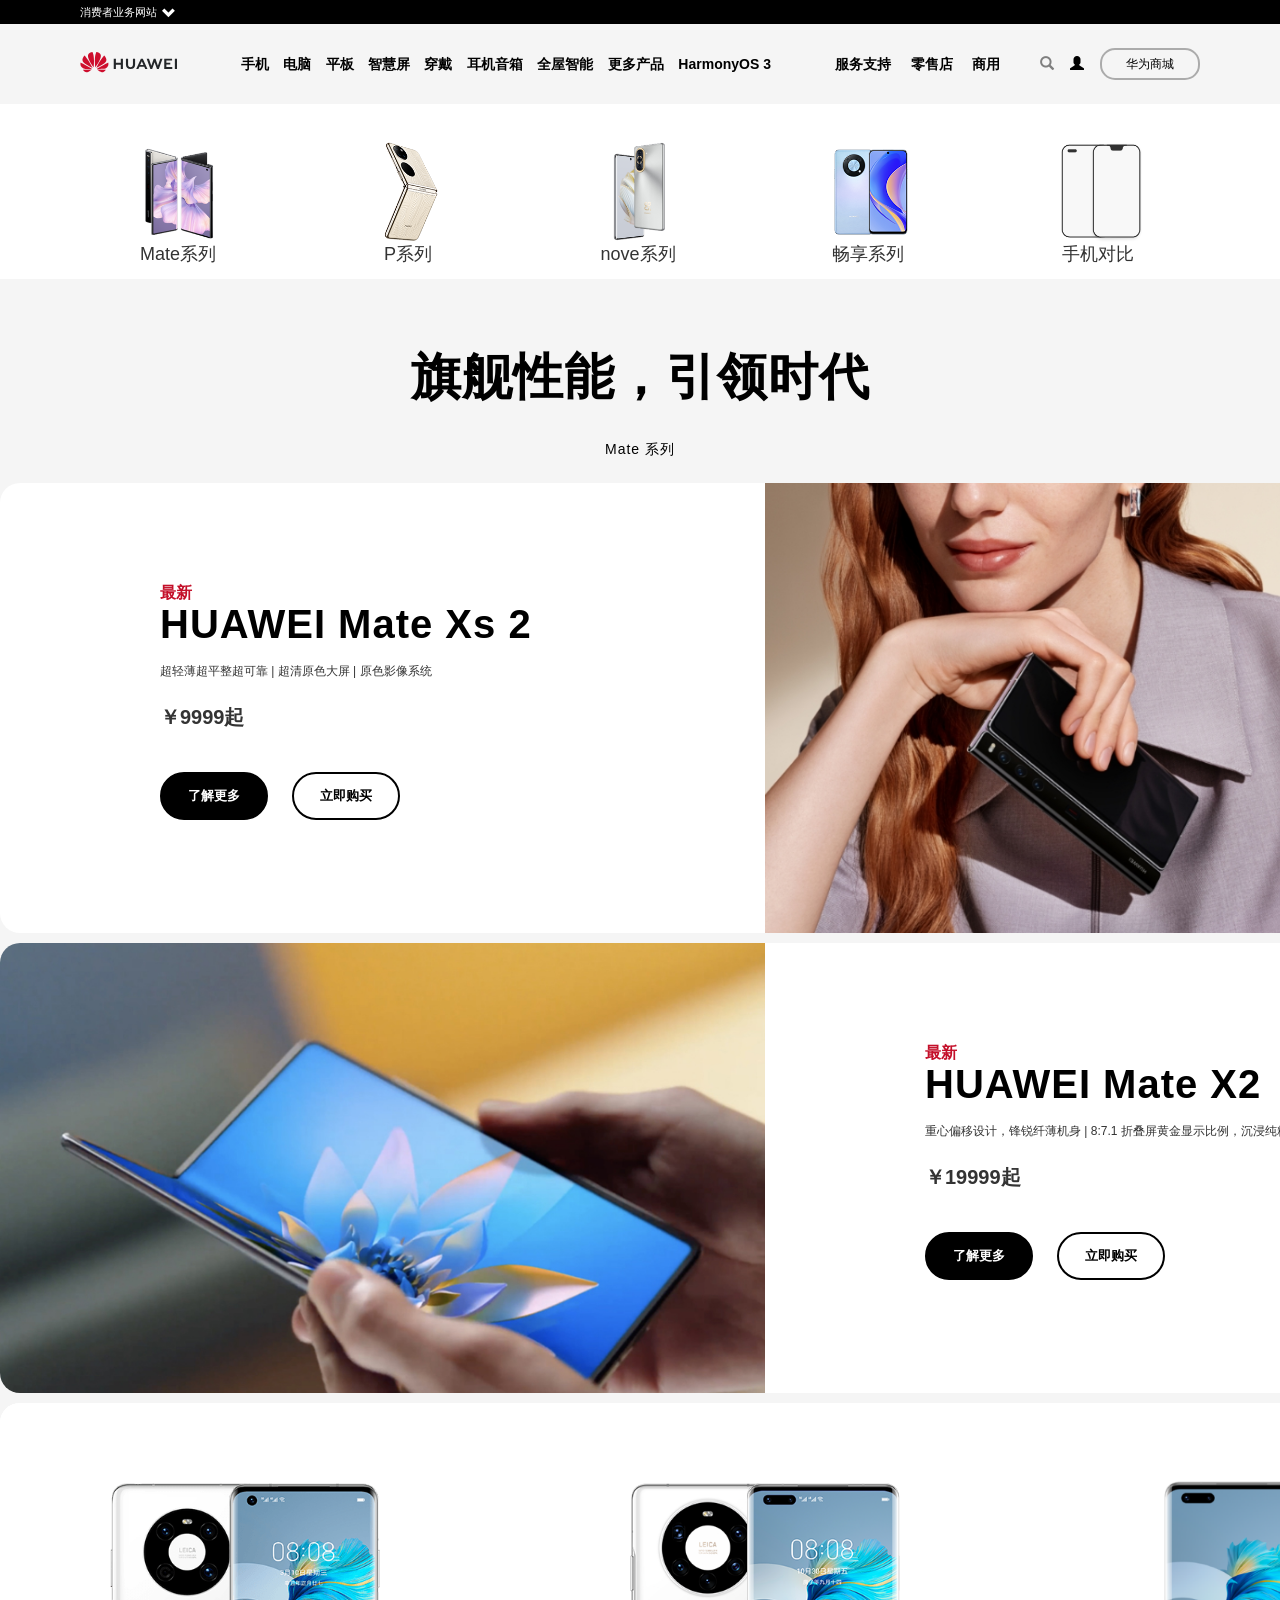
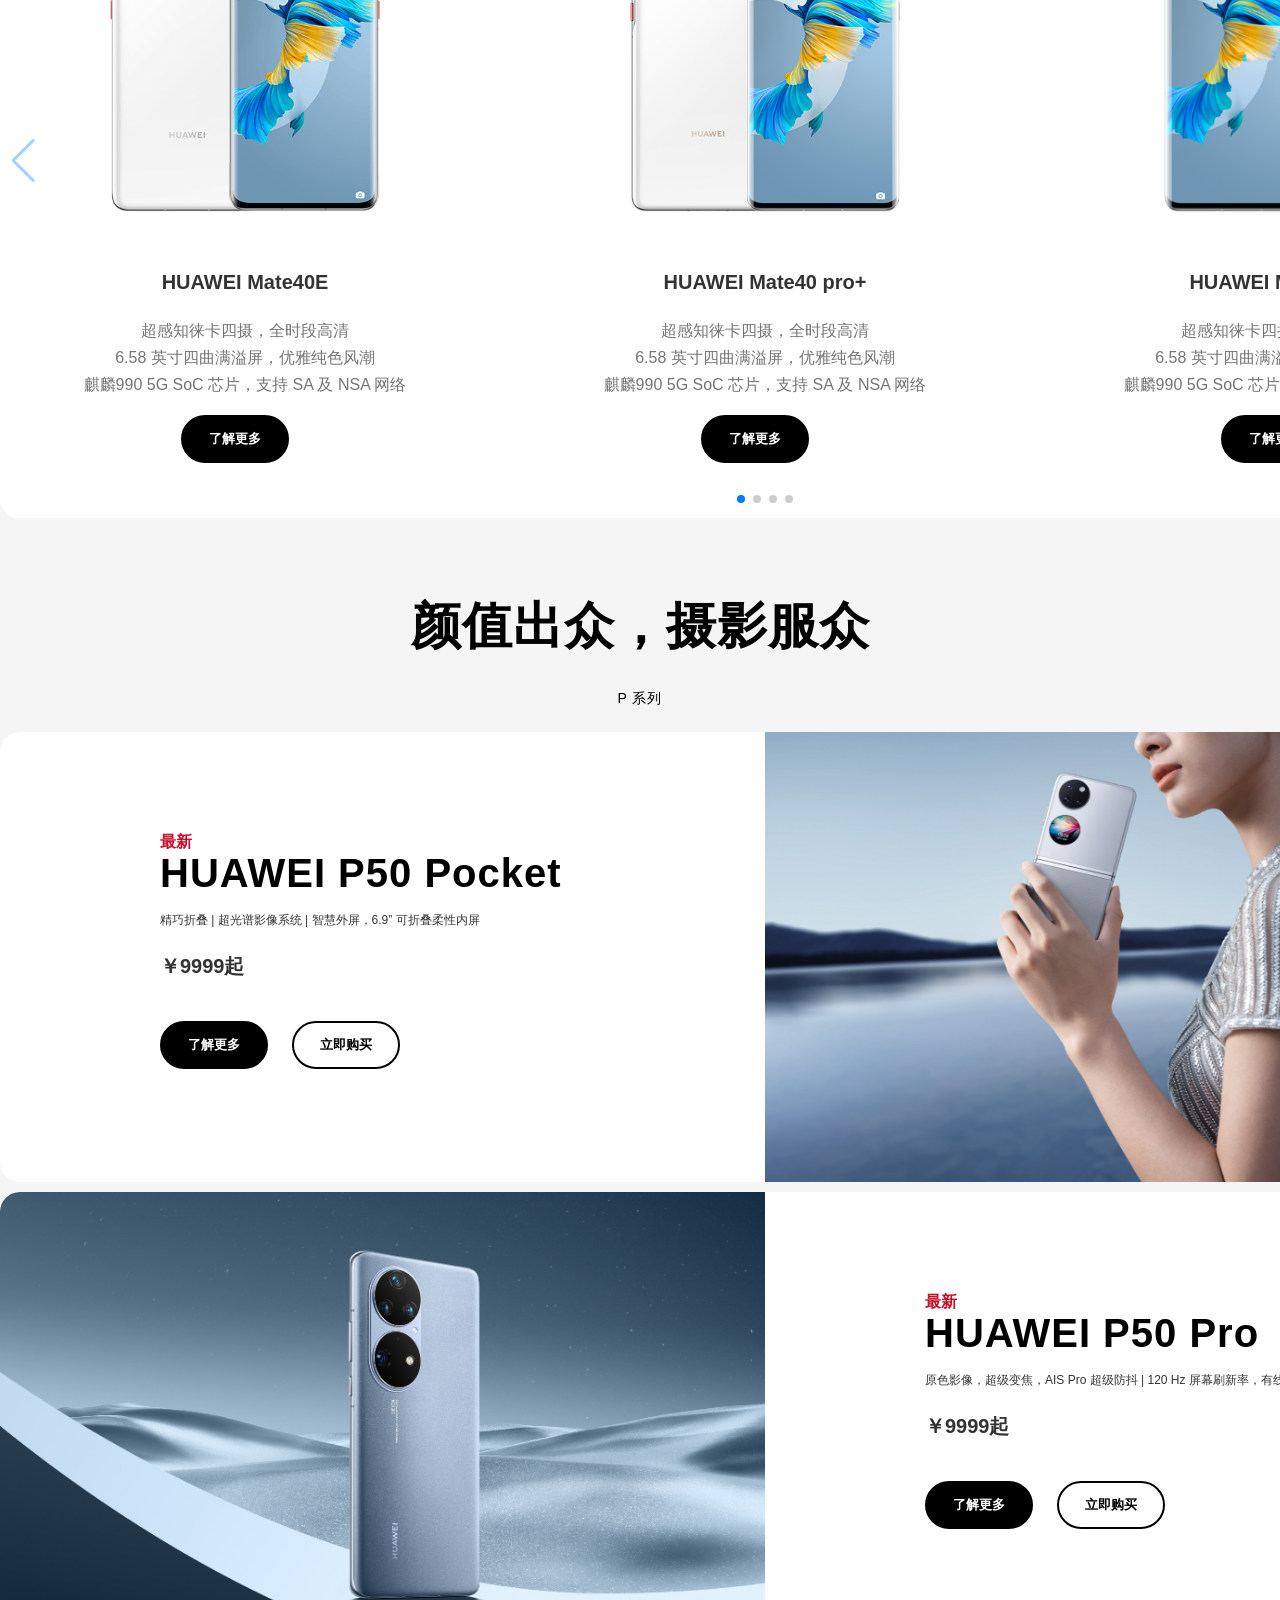
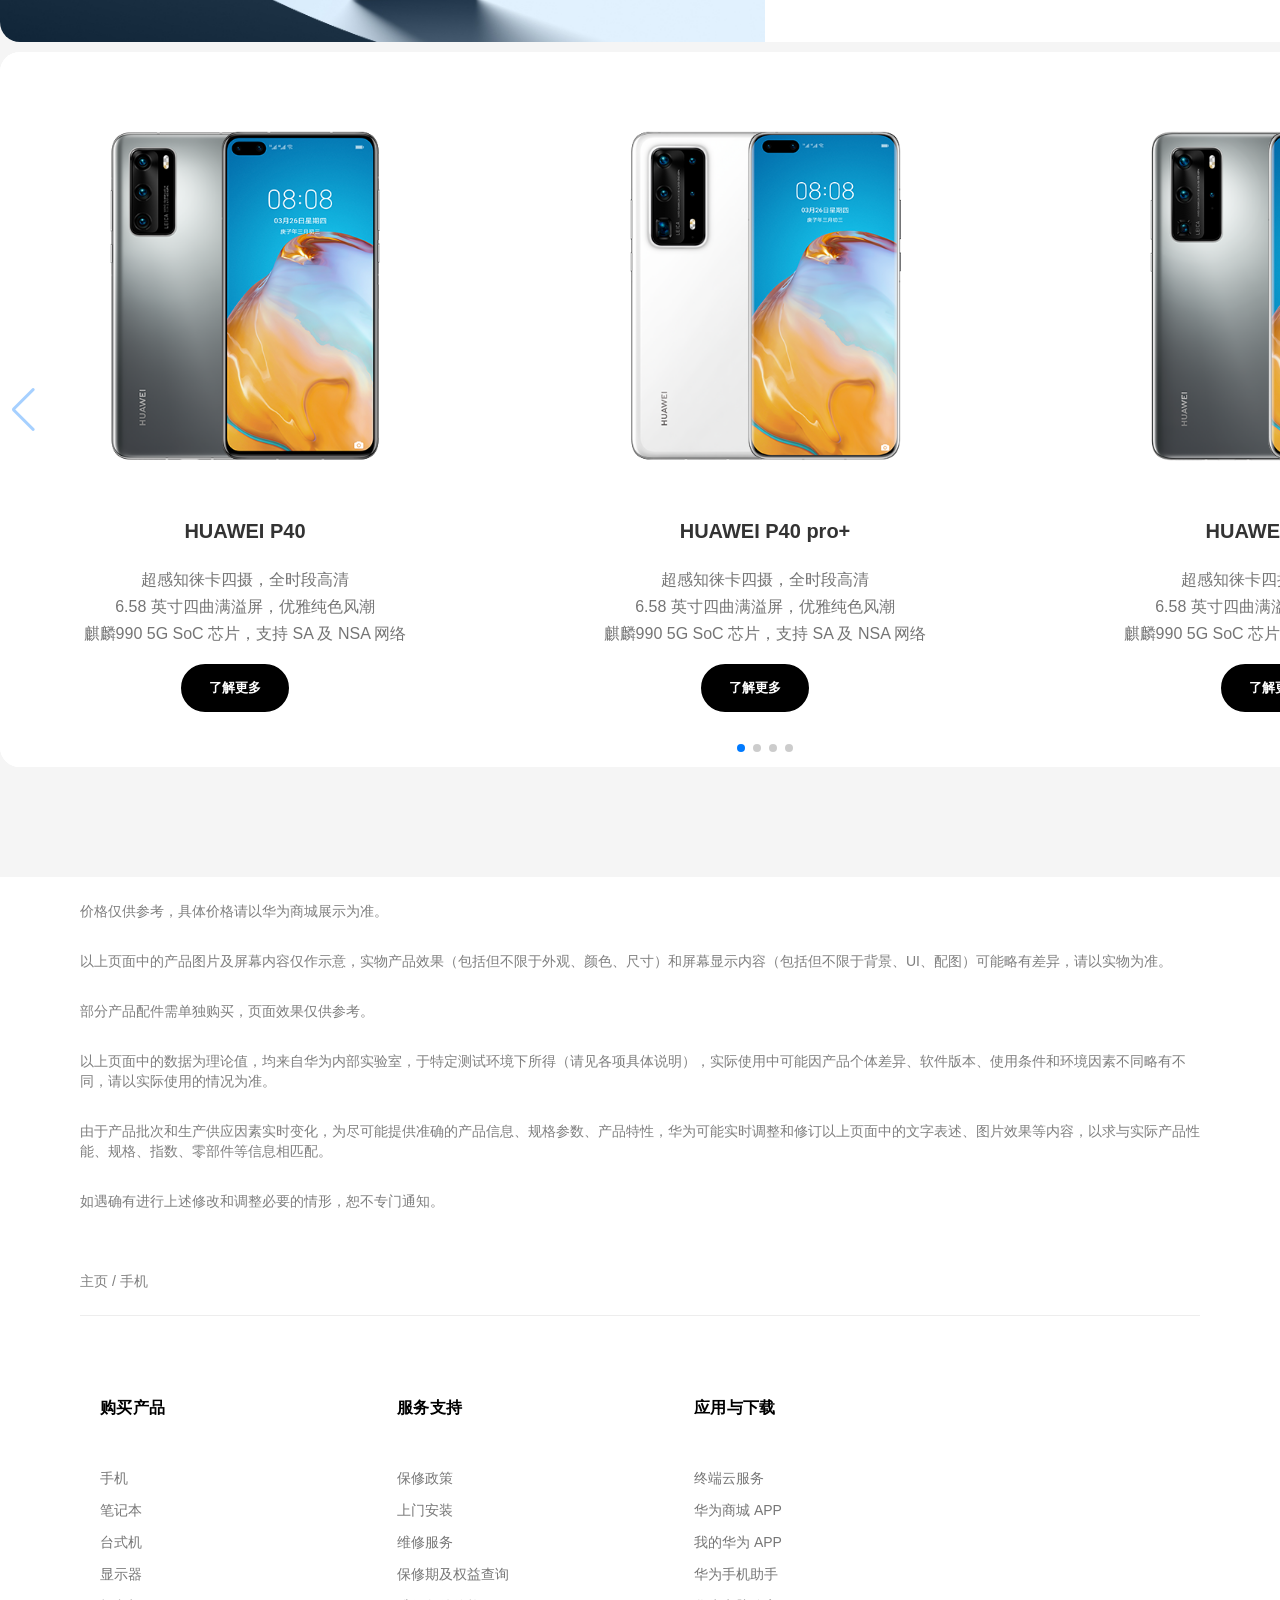
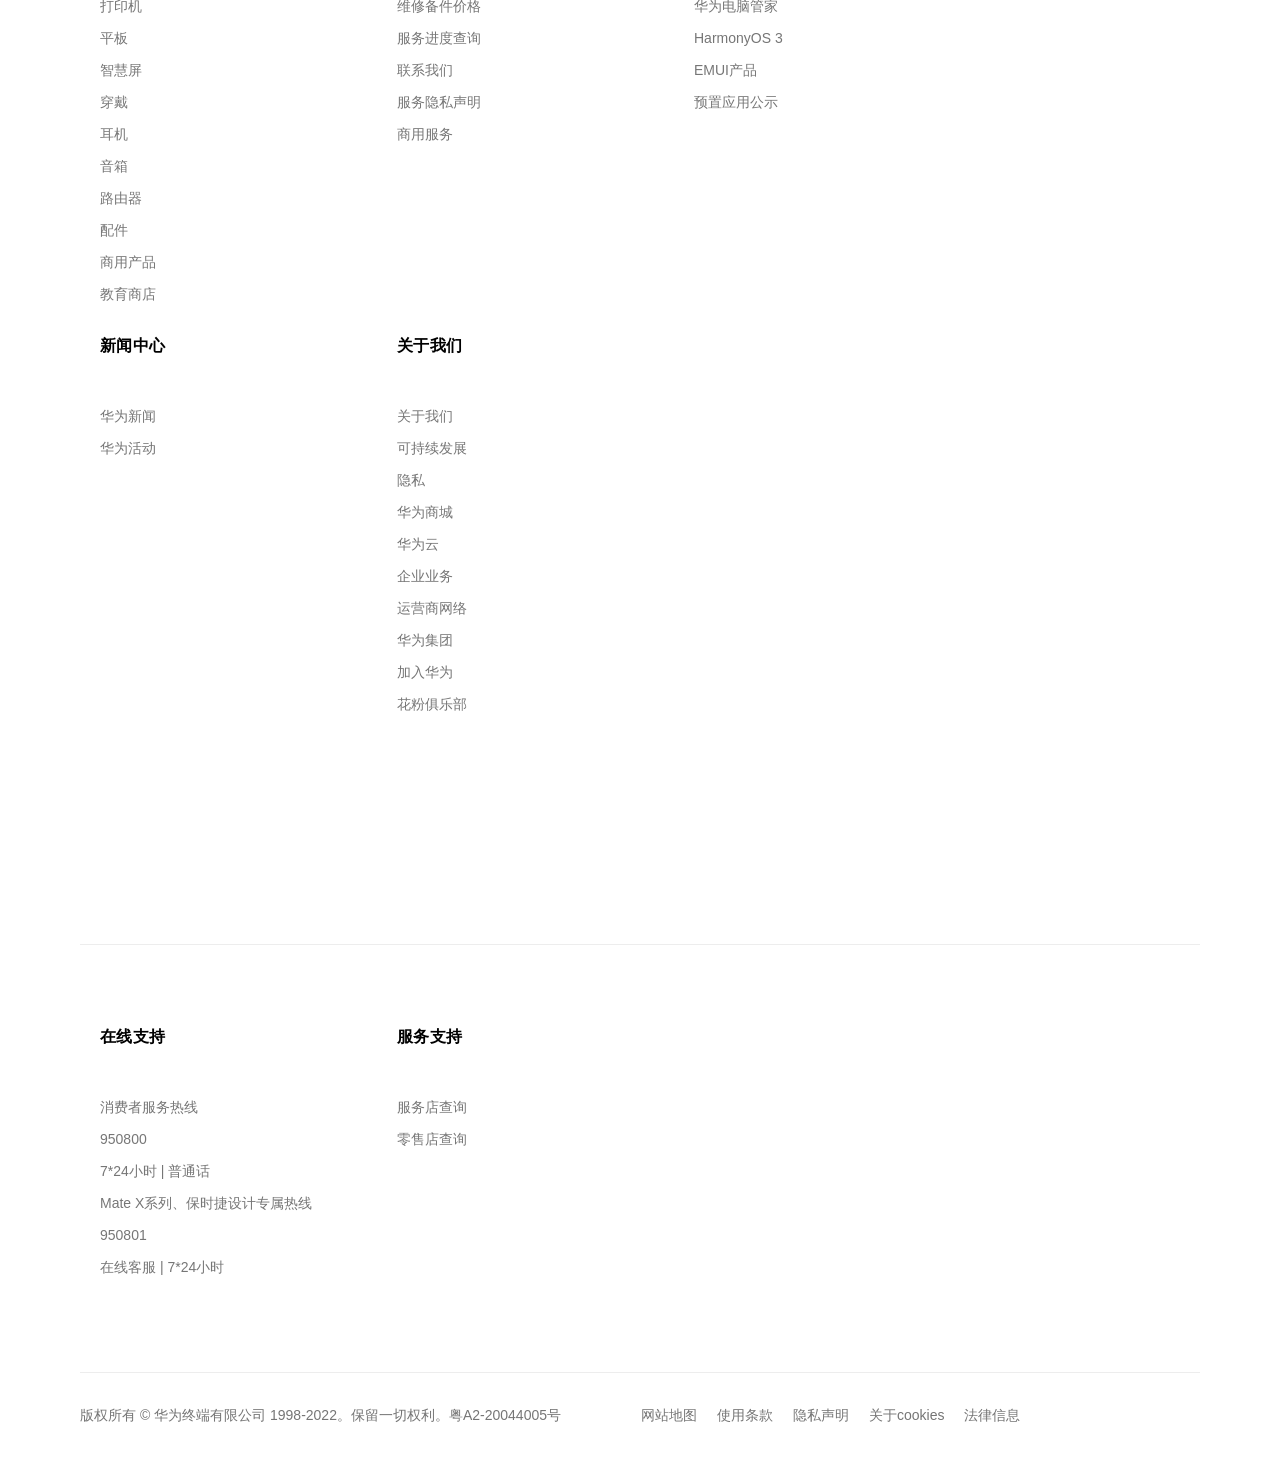
<file: 2022.8.30/1.html>
<!DOCTYPE html>
<html lang="en">

<head>
    <meta charset="UTF-8">
    <meta http-equiv="X-UA-Compatible" content="IE=edge">
    <meta name="viewport" content="width=device-width, initial-scale=1.0">
    <title>Document</title>
    <link rel="stylesheet" href="./css/md.css">
    <link rel="stylesheet" href="./css/sm.css">
    <link rel="stylesheet" href="./css/xs.css">
    <link rel="stylesheet" href="./css/bootstrap.min.css">
    <link rel="stylesheet" href="./css/font-awesome.min.css">
    <link rel="stylesheet" href="./css/swiper-bundle.min.css" />
</head>

<body>
    <div class="box">

        <!-- 头部 begin -->
        <div class="header ">
            <div class="mian">
                <div class="header-text">消费者业务网站</div>
                <span class="glyphicon glyphicon-chevron-down"></span>
            </div>

            <div class="head-item">
                <div class="item">
                    <button type="button" class="close" aria-label="Close"><span
                            aria-hidden="true">&times;</span></button>
                    <div class="list">
                        <div class="list-title">个人用户</div>
                        <div class="list-text">手机，PC和平板，穿戴设备等个人及家用产品</div>
                    </div>

                    <div class="list">
                        <div class="list-title">集团网站
                            <span class="glyphicon glyphicon-chevron-right"></span>
                        </div>
                        <div class="list-text">公司信息，社会责任，新闻，展会活动，行业洞察等等</div>
                    </div>

                    <div class="list">
                        <div class="list-title">企业用户
                            <span class="glyphicon glyphicon-chevron-right"></span>
                        </div>
                        <div class="list-text">企业商用产品、解决方案和云服务</div>
                    </div>

                    <div class="list">
                        <div class="list-title">运营商用户
                            <span class="glyphicon glyphicon-chevron-right"></span>
                        </div>
                        <div class="list-text">运营商网络解决方案、产品及服务</div>
                    </div>

                </div>
            </div>
        </div>
        <!-- 头部 end -->

        <!-- 导航栏 begin -->
        <div class="nav_hw">
            <div class="main">
                <div class="logo">
                    <img src="./images/logo.svg" class="img-responsive" alt="">
                </div>

                <div class="item">
                    <div class="list">手机</div>
                    <div class="list">电脑</div>
                    <div class="list">平板</div>
                    <div class="list">智慧屏</div>
                    <div class="list">穿戴</div>
                    <div class="list">耳机音箱</div>
                    <div class="list">全屋智能</div>
                    <div class="list">更多产品</div>
                    <div class="list">HarmonyOS 3</div>
                </div>

                <div class="item1">
                    <div class="list1">服务支持</div>
                    <div class="list1">零售店</div>
                    <div class="list1">商用</div>
                </div>

                <div class="item2">
                    <div class="list2">
                        <span class="glyphicon glyphicon-search"></span>
                    </div>
                    <div class="list2">
                        <span class="glyphicon glyphicon-user"></span>
                    </div>
                    <div class="list2">
                        <div class="shopping">华为商城</div>
                        <div class="block">
                            <div class="one"></div>
                            <div class="two"></div>
                        </div>
                    </div>
                </div>
                <div class="page hidden-md hidden-lg">
                    <div class="list">手机</div>
                    <div class="list">电脑</div>
                    <div class="list">平板</div>
                    <div class="list">智慧屏</div>
                    <div class="list">穿戴</div>
                    <div class="list">耳机音箱</div>
                    <div class="list">全屋智能</div>
                    <div class="list">更多产品</div>
                    <div class="list">HarmonyOS 3</div>
                    <div class="list">服务支持</div>
                    <div class="list">零售店</div>
                    <div class="list">商用</div>
                    <div class="list">华为商城</div>

                    <div class="hr">
                        <div class="mian">
                            <div class="header-text">消费者业务网站</div>
                            <span class="glyphicon glyphicon-chevron-down"></span>
                        </div>

                        <div class="head-item">
                            <div class="item5">
                                <button type="button" class="close" aria-label="Close"><span
                                        aria-hidden="true">&times;</span></button>
                                <div class="list1">
                                    <div class="list-title">个人用户</div>
                                    <div class="list-text">手机，PC和平板，穿戴设备等个人及家用产品</div>
                                </div>

                                <div class="list1">
                                    <div class="list-title">集团网站
                                        <span class="glyphicon glyphicon-chevron-right"></span>
                                    </div>
                                    <div class="list-text">公司信息，社会责任，新闻，展会活动，行业洞察等等</div>
                                </div>

                                <div class="list1">
                                    <div class="list-title">企业用户
                                        <span class="glyphicon glyphicon-chevron-right"></span>
                                    </div>
                                    <div class="list-text">企业商用产品、解决方案和云服务</div>
                                </div>

                                <div class="list1">
                                    <div class="list-title">运营商用户
                                        <span class="glyphicon glyphicon-chevron-right"></span>
                                    </div>
                                    <div class="list-text">运营商网络解决方案、产品及服务</div>
                                </div>

                            </div>
                        </div>
                    </div>
                </div>
            </div>
        </div>
        <!-- 导航栏 end -->

        <!-- 导航栏 bottom begin -->

        <div class="nav-bt">
            <!-- <div class="item">
                <div class="list">
                    <img src="./images/xs2-nav.png" class="img-responsive img-mb" alt="">
                    <div class="img-text">Mate系列</div>
                </div>

                <div class="list">
                    <img src="./images/xs2-nav.png" class="img-responsive img-mb" alt="">
                    <div class="img-text">Mate系列</div>
                </div>

                <div class="list">
                    <img src="./images/xs2-nav.png" class="img-responsive img-mb" alt="">
                    <div class="img-text">Mate系列</div>
                </div>

                <div class="list">
                    <img src="./images/xs2-nav.png" class="img-responsive img-mb" alt="">
                    <div class="img-text">Mate系列</div>
                </div>

                <div class="list">
                    <img src="./images/xs2-nav.png" class="img-responsive img-mb" alt="">
                    <div class="img-text">Mate系列</div>
                </div>

                <div class="list">
                    <img src="./images/xs2-nav.png" class="img-responsive img-mb" alt="">
                    <div class="img-text">Mate系列</div>
                </div>
            </div> -->

            <div class="swiper mySwiper">
                <div class="swiper-wrapper">
                    <div class="swiper-slide">
                        <div class="list">
                            <img src="./images/xs2-nav.png" class="img-responsive img-mb" alt="">
                            <div class="img-text">Mate系列</div>
                        </div>
                    </div>
                    <div class="swiper-slide">
                        <div class="list">
                            <img src="./images/p-series.png" class="img-responsive img-mb" alt="">
                            <div class="img-text">P系列</div>
                        </div>
                    </div>
                    <div class="swiper-slide">
                        <div class="list">
                            <img src="./images/nova10.png" class="img-responsive img-mb" alt="">
                            <div class="img-text">nove系列</div>
                        </div>
                    </div>
                    <div class="swiper-slide">
                        <div class="list">
                            <img src="./images/changxiang50pro-nav.png" class="img-responsive img-mb" alt="">
                            <div class="img-text">畅享系列</div>
                        </div>
                    </div>
                    <div class="swiper-slide">
                        <div class="list">
                            <img src="./images/compare.png" class="img-responsive img-mb" alt="">
                            <div class="img-text">手机对比</div>
                        </div>
                    </div>
                    <div class="swiper-slide">
                        <div class="list">
                            <img src="./images/accessories.png" class="img-responsive img-mb" alt="">
                            <div class="img-text">配件</div>
                        </div>
                    </div>

                    <div class="swiper-slide">
                        <div class="list">
                            <img src="./images/meetime.png" class="img-responsive img-mb" alt="">
                            <div class="img-text">畅联</div>
                        </div>
                    </div>

                </div>
                <div class="swiper-pagination"></div>
            </div>
        </div>

        <!-- 导航栏 bottom end -->

        <div class="bg-text">旗舰性能，引领时代</div>
        <div class="sm-text">Mate 系列</div>

        <div class="main1">
            <div class="one1">
                <div class="left fl">
                    <div class="new">最新</div>
                    <div class="name">HUAWEI Mate Xs 2</div>
                    <div class="jianjie">超轻薄超平整超可靠 | 超清原色大屏 | 原色影像系统</div>
                    <div class="money">￥9999起</div>
                    <div class="row2">
                        <div class="liaojie liao">了解更多</div>
                        <div class="goumai">立即购买</div>
                    </div>
                </div>
                <div class="rt fr hidden-xs">
                    <img class="img-div righ img-responsivet" src="./images/new-xs2-bg.jpg">
                </div>
            </div>


            <div class="one1">
                <div class="rt fl hidden-xs">
                    <img class="img-div righ img-responsivet right" src="./images/mate-x2-bg.jpg">
                </div>
                <div class="left fr">
                    <div class="new">最新</div>
                    <div class="name">HUAWEI Mate X2</div>
                    <div class="jianjie">重心偏移设计，锋锐纤薄机身 | 8:7.1 折叠屏黄金显示比例，沉浸纯粹 | 麒麟 9000 芯片，震撼体验</div>
                    <div class="money">￥19999起</div>
                    <div class="row2">
                        <div class="liaojie liao">了解更多</div>
                        <div class="goumai">立即购买</div>
                    </div>
                </div>
            </div>

            <div class="two1">
                <div class="swiper mySwiper1" style="border-radius: 20px;background-color: #fff;">
                    <div class="swiper-wrapper">
                        <div class="swiper-slide">
                            <div class="img-swiper">
                                <div class="img-top">
                                    <img src="./images/mate40e.png" class="img-responsivet" alt="">
                                </div>
                                <div class="img-name">HUAWEI Mate40E</div>
                                <div class="p">
                                    <p>超感知徕卡四摄，全时段高清</p>
                                    <p>6.58 英寸四曲满溢屏，优雅纯色风潮</p>
                                    <p>麒麟990 5G SoC 芯片，支持 SA 及 NSA 网络</p>
                                </div>
                                <div class="liaojie margin">了解更多</div>

                            </div>
                        </div>
                        <div class="swiper-slide">
                            <div class="img-swiper">
                                <div class="img-top">
                                    <img src="./images/mate40-pro-plus.png" class="img-responsivet" alt="">
                                </div>
                                <div class="img-name">HUAWEI Mate40 pro+</div>
                                <div class="p">
                                    <p>超感知徕卡四摄，全时段高清</p>
                                    <p>6.58 英寸四曲满溢屏，优雅纯色风潮</p>
                                    <p>麒麟990 5G SoC 芯片，支持 SA 及 NSA 网络</p>
                                </div>
                                <div class="liaojie margin">了解更多</div>

                            </div>
                        </div>
                        <div class="swiper-slide">
                            <div class="img-swiper">
                                <div class="img-top">
                                    <img src="./images/mate40-pro-new.png" class="img-responsivet" alt="">
                                </div>
                                <div class="img-name">HUAWEI Mate40 pro</div>
                                <div class="p">
                                    <p>超感知徕卡四摄，全时段高清</p>
                                    <p>6.58 英寸四曲满溢屏，优雅纯色风潮</p>
                                    <p>麒麟990 5G SoC 芯片，支持 SA 及 NSA 网络</p>
                                </div>
                                <div class="liaojie margin">了解更多</div>

                            </div>
                        </div>
                        <div class="swiper-slide">
                            <div class="img-swiper">
                                <div class="img-top">
                                    <img src="./images/mate40.png" class="img-responsivet" alt="">
                                </div>
                                <div class="img-name">HUAWEI Mate40</div>
                                <div class="p">
                                    <p>超感知徕卡四摄，全时段高清</p>
                                    <p>6.58 英寸四曲满溢屏，优雅纯色风潮</p>
                                    <p>麒麟990 5G SoC 芯片，支持 SA 及 NSA 网络</p>
                                </div>
                                <div class="liaojie margin">了解更多</div>

                            </div>
                        </div>
                        <div class="swiper-slide">
                            <div class="img-swiper">
                                <div class="img-top">
                                    <img src="./images/mate30e-pro-5g.png" class="img-responsivet" alt="">
                                </div>
                                <div class="img-name">HUAWEI Mate30 pro 5G</div>
                                <div class="p">
                                    <p>超感知徕卡四摄，全时段高清</p>
                                    <p>6.58 英寸四曲满溢屏，优雅纯色风潮</p>
                                    <p>麒麟990 5G SoC 芯片，支持 SA 及 NSA 网络</p>
                                </div>
                                <div class="liaojie margin">了解更多</div>

                            </div>
                        </div>
                        <div class="swiper-slide">
                            <div class="img-swiper">
                                <div class="img-top">
                                    <img src="./images/mate-x-s.png" class="img-responsivet" alt="">
                                </div>
                                <div class="img-name">HUAWEI Mate Xs</div>
                                <div class="p">
                                    <p>超感知徕卡四摄，全时段高清</p>
                                    <p>6.58 英寸四曲满溢屏，优雅纯色风潮</p>
                                    <p>麒麟990 5G SoC 芯片，支持 SA 及 NSA 网络</p>
                                </div>
                                <div class="liaojie margin">了解更多</div>

                            </div>
                        </div>
                    </div>
                    <div class="swiper-button-next"></div>
                    <div class="swiper-button-prev"></div>
                    <div class="swiper-pagination"></div>
                </div>
            </div>
        </div>


        <div class="bg-text">颜值出众，摄影服众</div>
        <div class="sm-text">P 系列</div>

        <div class="main1">
            <div class="one1">
                <div class="left fl">
                    <div class="new">最新</div>
                    <div class="name">HUAWEI P50 Pocket</div>
                    <div class="jianjie">精巧折叠 | 超光谱影像系统 | 智慧外屏，6.9” 可折叠柔性内屏</div>
                    <div class="money">￥9999起</div>
                    <div class="row2">
                        <div class="liaojie liao">了解更多</div>
                        <div class="goumai">立即购买</div>
                    </div>
                </div>
                <div class="rt fr hidden-xs">
                    <img class="img-div righ img-responsivet" src="./images/pocket-left.jpg">
                </div>
            </div>


            <div class="one1">
                <div class="rt fl hidden-xs">
                    <img class="img-div righ img-responsivet right" src="./images/new-p50-pro-bg.jpg">
                </div>
                <div class="left fr">
                    <div class="new">最新</div>
                    <div class="name">HUAWEI P50 Pro</div>
                    <div class="jianjie">原色影像，超级变焦，AIS Pro 超级防抖 | 120 Hz 屏幕刷新率，有线无线双超级快充 | HarmonyOS 2（基于鸿蒙操作系统）</div>
                    <div class="money">￥9999起</div>
                    <div class="row2">
                        <div class="liaojie liao">了解更多</div>
                        <div class="goumai">立即购买</div>
                    </div>
                </div>
            </div>

            <div class="two1">
                <div class="swiper mySwiper1" style="border-radius: 20px;background-color: #fff;">
                    <div class="swiper-wrapper">
                        <div class="swiper-slide">
                            <div class="img-swiper">
                                <div class="img-top">
                                    <img src="./images/p40-silver.png" class="img-responsivet" alt="">
                                </div>
                                <div class="img-name">HUAWEI P40</div>
                                <div class="p">
                                    <p>超感知徕卡四摄，全时段高清</p>
                                    <p>6.58 英寸四曲满溢屏，优雅纯色风潮</p>
                                    <p>麒麟990 5G SoC 芯片，支持 SA 及 NSA 网络</p>
                                </div>
                                <div class="liaojie margin">了解更多</div>

                            </div>
                        </div>
                        <div class="swiper-slide">
                            <div class="img-swiper">
                                <div class="img-top">
                                    <img src="./images/p40-pro-plus-white.png" class="img-responsivet" alt="">
                                </div>
                                <div class="img-name">HUAWEI P40 pro+</div>
                                <div class="p">
                                    <p>超感知徕卡四摄，全时段高清</p>
                                    <p>6.58 英寸四曲满溢屏，优雅纯色风潮</p>
                                    <p>麒麟990 5G SoC 芯片，支持 SA 及 NSA 网络</p>
                                </div>
                                <div class="liaojie margin">了解更多</div>

                            </div>
                        </div>
                        <div class="swiper-slide">
                            <div class="img-swiper">
                                <div class="img-top">
                                    <img src="./images/p40-pro-silver.png" class="img-responsivet" alt="">
                                </div>
                                <div class="img-name">HUAWEI P40 pro</div>
                                <div class="p">
                                    <p>超感知徕卡四摄，全时段高清</p>
                                    <p>6.58 英寸四曲满溢屏，优雅纯色风潮</p>
                                    <p>麒麟990 5G SoC 芯片，支持 SA 及 NSA 网络</p>
                                </div>
                                <div class="liaojie margin">了解更多</div>

                            </div>
                        </div>
                        <div class="swiper-slide">
                            <div class="img-swiper">
                                <div class="img-top">
                                    <img src="./images/p30-pro-blue.png" class="img-responsivet" alt="">
                                </div>
                                <div class="img-name">HUAWEI P30 Pro</div>
                                <div class="p">
                                    <p>超感知徕卡四摄，全时段高清</p>
                                    <p>6.58 英寸四曲满溢屏，优雅纯色风潮</p>
                                    <p>麒麟990 5G SoC 芯片，支持 SA 及 NSA 网络</p>
                                </div>
                                <div class="liaojie margin">了解更多</div>

                            </div>
                        </div>
                        <div class="swiper-slide">
                            <div class="img-swiper">
                                <div class="img-top">
                                    <img src="./images/p30-orange.png" class="img-responsivet" alt="">
                                </div>
                                <div class="img-name">HUAWEI P30</div>
                                <div class="p">
                                    <p>超感知徕卡四摄，全时段高清</p>
                                    <p>6.58 英寸四曲满溢屏，优雅纯色风潮</p>
                                    <p>麒麟990 5G SoC 芯片，支持 SA 及 NSA 网络</p>
                                </div>
                                <div class="liaojie margin">了解更多</div>

                            </div>
                        </div>
                        <div class="swiper-slide">
                            <div class="img-swiper">
                                <div class="img-top">
                                    <img src="./images/gold-plp.jpg" class="img-responsivet" alt="">
                                </div>
                                <div class="img-name">HUAWEI P50</div>
                                <div class="p">
                                    <p>超感知徕卡四摄，全时段高清</p>
                                    <p>6.58 英寸四曲满溢屏，优雅纯色风潮</p>
                                    <p>麒麟990 5G SoC 芯片，支持 SA 及 NSA 网络</p>
                                </div>
                                <div class="liaojie margin">了解更多</div>

                            </div>
                        </div>
                    </div>
                    <div class="swiper-button-next"></div>
                    <div class="swiper-button-prev"></div>
                    <div class="swiper-pagination"></div>
                </div>
            </div>
        </div>


        <div class="footer-one">
            <div class="mian">
                <p>价格仅供参考，具体价格请以华为商城展示为准。</p>
                <p>以上页面中的产品图片及屏幕内容仅作示意，实物产品效果（包括但不限于外观、颜色、尺寸）和屏幕显示内容（包括但不限于背景、UI、配图）可能略有差异，请以实物为准。</p>
                <p>部分产品配件需单独购买，页面效果仅供参考。</p>
                <p>以上页面中的数据为理论值，均来自华为内部实验室，于特定测试环境下所得（请见各项具体说明），实际使用中可能因产品个体差异、软件版本、使用条件和环境因素不同略有不同，请以实际使用的情况为准。</p>
                <p>由于产品批次和生产供应因素实时变化，为尽可能提供准确的产品信息、规格参数、产品特性，华为可能实时调整和修订以上页面中的文字表述、图片效果等内容，以求与实际产品性能、规格、指数、零部件等信息相匹配。
                </p>
                <p>如遇确有进行上述修改和调整必要的情形，恕不专门通知。</p>

                <div class="mian-text">主页 / 手机</div>
            </div>

            <div class="mian1">
                <div class="item">
                    <div class="list">
                        <div class="title">购买产品</div>
                        <div class="title-list">
                            <div class="list-text">手机</div>
                            <div class="list-text">笔记本</div>
                            <div class="list-text">台式机</div>
                            <div class="list-text">显示器</div>
                            <div class="list-text">打印机</div>
                            <div class="list-text">平板</div>
                            <div class="list-text">智慧屏</div>
                            <div class="list-text">穿戴</div>
                            <div class="list-text">耳机</div>
                            <div class="list-text">音箱</div>
                            <div class="list-text">路由器</div>
                            <div class="list-text">配件</div>
                            <div class="list-text">商用产品</div>
                            <div class="list-text">教育商店</div>
                        </div>
                    </div>

                    <div class="list">
                        <div class="title">服务支持</div>
                        <div class="title-list">
                            <div class="list-text">保修政策</div>
                            <div class="list-text">上门安装</div>
                            <div class="list-text">维修服务</div>
                            <div class="list-text">保修期及权益查询</div>
                            <div class="list-text">维修备件价格</div>
                            <div class="list-text">服务进度查询</div>
                            <div class="list-text">联系我们</div>
                            <div class="list-text">服务隐私声明</div>
                            <div class="list-text">商用服务</div>
                        </div>
                    </div>

                    <div class="list">
                        <div class="title">应用与下载</div>
                        <div class="title-list">
                            <div class="list-text">终端云服务</div>
                            <div class="list-text">华为商城 APP</div>
                            <div class="list-text">我的华为 APP</div>
                            <div class="list-text">华为手机助手</div>
                            <div class="list-text">华为电脑管家</div>
                            <div class="list-text">HarmonyOS 3</div>
                            <div class="list-text">EMUI产品</div>
                            <div class="list-text">预置应用公示</div>
                        </div>
                    </div>

                    <div class="list">
                        <div class="title">新闻中心</div>
                        <div class="title-list">
                            <div class="list-text">华为新闻</div>
                            <div class="list-text">华为活动</div>
                        </div>
                    </div>

                    <div class="list">
                        <div class="title">关于我们</div>
                        <div class="title-list">
                            <div class="list-text">关于我们</div>
                            <div class="list-text">可持续发展</div>
                            <div class="list-text">隐私</div>
                            <div class="list-text">华为商城</div>
                            <div class="list-text">华为云</div>
                            <div class="list-text">企业业务</div>
                            <div class="list-text">运营商网络</div>
                            <div class="list-text">华为集团</div>
                            <div class="list-text">加入华为</div>
                            <div class="list-text">花粉俱乐部</div>
                        </div>
                    </div>
                </div>
            </div>

            <div class="mian1">
                <div class="item">
                    <div class="list height">
                        <div class="title ">在线支持</div>
                        <div class="title-list">
                            <div class="list-text">消费者服务热线</div>
                            <div class="list-text">950800</div>
                            <div class="list-text">7*24小时 | 普通话 </div>
                            <div class="list-text">Mate X系列、保时捷设计专属热线 </div>
                            <div class="list-text">950801 </div>
                            <div class="list-text">在线客服 | 7*24小时</div>
                        </div>
                    </div>

                    <div class="list height">
                        <div class="title">服务支持</div>
                        <div class="title-list">
                            <div class="list-text">服务店查询</div>
                            <div class="list-text">零售店查询</div>
                        </div>
                    </div>
                </div>
            </div>

            <div class="footer-bottom">
                <div class="banquan fl">版权所有 © 华为终端有限公司 1998-2022。保留一切权利。粤A2-20044005号</div>
                <div class="item fl">
                    <div class="ls fl">网站地图</div>
                    <div class="ls fl">使用条款 </div>
                    <div class="ls fl">隐私声明 </div>
                    <div class="ls fl">关于cookies</div>
                    <div class="ls fl">法律信息 </div>
                </div>
            </div>
        </div>

    </div>
    </div>


    </div>

    <script src="./js/jquery-3.6.0.min.js"></script>
    <script src="./js/bootstrap.min.js"></script>
    <script src="./js/swiper-bundle.min.js"></script>

    <script>
        var swiper = new Swiper(".mySwiper", {
            slidesPerView: 5,
            spaceBetween: 30,
            freeMode: true,
            // pagination: {
            //     el: ".swiper-pagination",
            //     hideOnClick :false,
            // },

        });


        var swiper1 = new Swiper(".mySwiper1", {
            slidesPerView: 3,
            spaceBetween: 30,
            slidesPerGroup: 1,
            loop: false,
            loopFillGroupWithBlank: true,
            pagination: {
                el: ".swiper-pagination",
                clickable: true,
            },
            navigation: {
                nextEl: ".swiper-button-next",
                prevEl: ".swiper-button-prev",
            },
        });


        const getWindowInfo = () => {
            const windowInfo = {
                width: window.innerWidth,
                hight: window.innerHeight
            }

            if (windowInfo.width >= 970) {
                $('.list>.title').next().css({
                    display: 'block'
                })
            } else {
                $('.list>.title').next().css({
                    display: 'none'
                })
            }

            // console.log(windowInfo);
        };


        const debounce = (fn, delay) => {
            let timer;
            return function() {
                if (timer) {
                    clearTimeout(timer);
                }
                timer = setTimeout(() => {
                    fn();
                }, delay);
            }
        };
        const cancalDebounce = debounce(getWindowInfo, 500);

        window.addEventListener('resize', cancalDebounce);


        $(function() {


            // if (document.body.clientWidth >= 1200) {
            //     $('.nav_hw').css({
            //         top: 24
            //     })
            // } else if (document.body.clientWidth >= 768 && document.body.clientWidth <= 1199) {
            //     $('.nav_hw').css({
            //         top: 0
            //     })
            // }

            $('.list-title').on({

                mouseleave: function() {
                    $(this).find('.glyphicon-chevron-right').stop(true, true).animate({
                        left: 0
                    }, 500)

                },

                mouseenter: function() {
                    $(this).find('.glyphicon-chevron-right').stop(true, true).animate({
                        left: 10
                    }, 500)
                }
            })

            $('.header').on({
                click: function() {
                    if ($('.head-item').css('display') === 'none') {

                        if (document.body.clientWidth >= 1200) {
                            $('.nav_hw').animate({
                                top: 143
                            }, 500)
                        } else if (document.body.clientWidth >= 768 && document.body.clientWidth <= 1199) {
                            $('.nav_hw').css({
                                top: 0
                            })
                        }


                        $('.glyphicon-chevron-down').css({
                            transform: 'rotate(180deg)'
                        })

                        $('.head-item').slideDown(500);
                    } else {

                        if (document.body.clientWidth >= 1200) {
                            $('.nav_hw').animate({
                                top: 0
                            }, 500)
                        } else if (document.body.clientWidth >= 768 && document.body.clientWidth <= 1199) {
                            $('.nav_hw').css({
                                top: 0
                            })
                        }


                        $('.glyphicon-chevron-down').css({
                            transform: 'rotate(0deg)'
                        })

                        $('.head-item').slideUp(500);
                    }
                }
            })


            $('.hr').on({
                click: function() {
                    if ($('.head-item').css('display') === 'none') {



                        $('.glyphicon-chevron-down').css({
                            transform: 'rotate(180deg)'
                        })

                        $('.head-item').slideDown(500);


                    } else {

                        $('.glyphicon-chevron-down').css({
                            transform: 'rotate(0deg)'
                        })

                        $('.head-item').slideUp(500);

                    }
                }
            })


            $('.block').on({
                click: function() {

                    if ($('.page').css('display') === 'none') {
                        $('.page').slideDown(500);

                        $('.nav-bt').css({
                            display: 'none'
                        })

                        $('.page>.hr').slideDown(500)

                        // $('.head-item').css({
                        //     display:'none'
                        // })

                        $('.one').css({
                            transform: 'rotate(-225deg)',
                            top: 12,
                            right: 0,
                            margin: '0 auto'
                        })
                        $('.two').css({
                            transform: 'rotate(225deg)',
                            top: 12,
                            right: 0,
                            margin: '0 auto'
                        })

                    } else {

                        $('.nav-bt').slideDown(500)

                        $('.page').slideUp(500);

                        $('.page>.hr').slideUp(500)

                        // $('.head-item').slideUp(500)

                        $('.one').css({
                            transform: 'rotate(0deg)',
                            top: '30%',
                            right: 0,
                            margin: '0 auto'
                        })
                        $('.two').css({
                            transform: 'rotate(0deg)',
                            top: '50%',
                            right: 0,
                            margin: '0 auto'
                        })

                    }
                }
            })

            $('.list>.title').on({
                click: function() {
                    // console.log(this)
                    if ($(this).next().css('display') === 'none') {
                        $(this).next().css({
                            display: 'block'
                        })
                    } else {
                        $(this).next().css({
                            display: 'none'
                        })
                    }
                }
            })

        })
    </script>
</body>

</html>
</file>
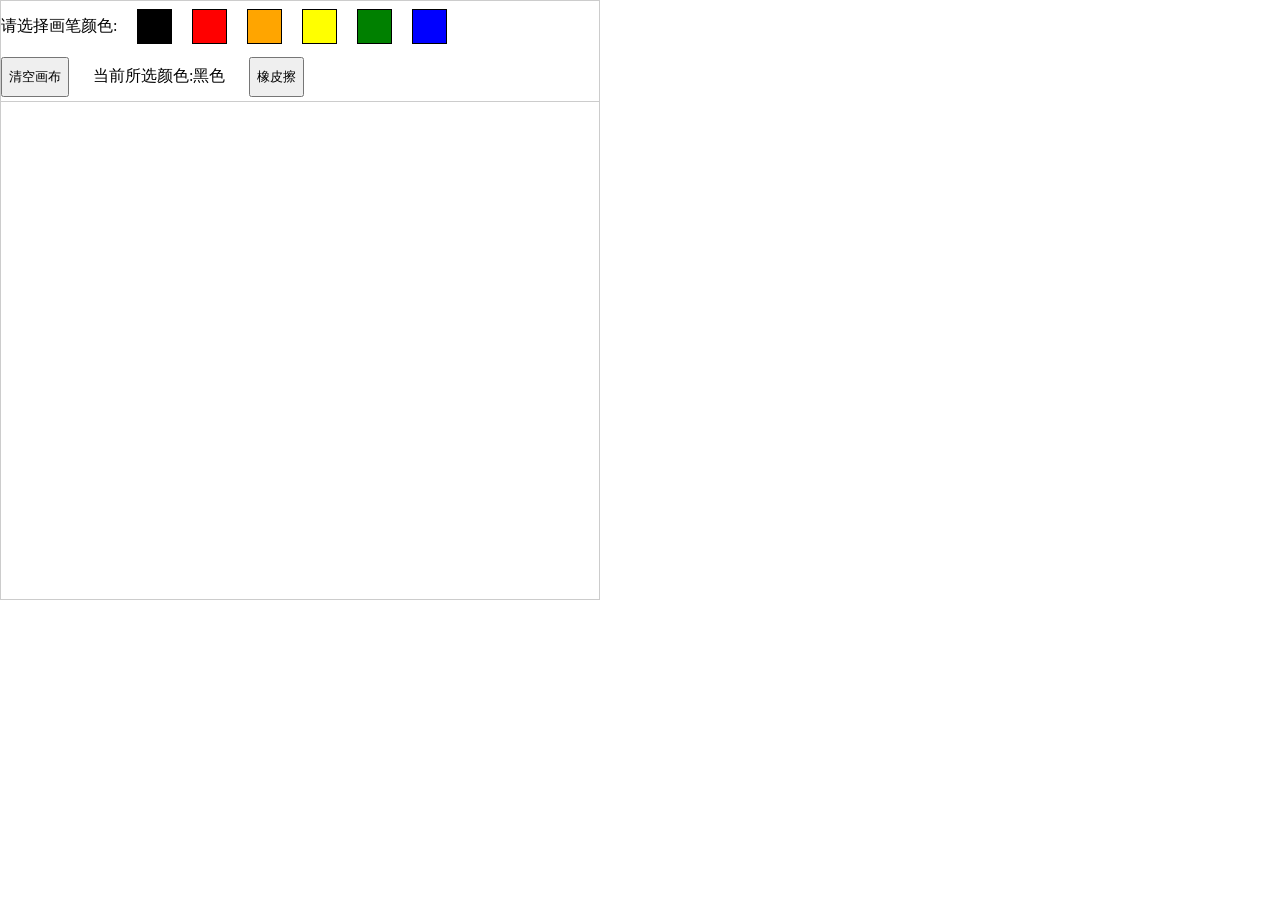
<file: 2022.9.14/1.html>
<!DOCTYPE html>
<html lang="en">

<head>
    <meta charset="UTF-8">
    <meta http-equiv="X-UA-Compatible" content="IE=edge">
    <meta name="viewport" content="width=device-width, initial-scale=1.0">
    <title>Document</title>
    <link rel="stylesheet" href="./css/1.css">
</head>

<body>

    <div class="box">
        <diV class="main">
            <div class="top">
                <div class="top-t">
                    <div class="choose">请选择画笔颜色:</div>
                    <div class="item">
                        <div class="list" data-color="黑色"></div>
                        <div class="list" data-color="红色"></div>
                        <div class="list" data-color="橙色"></div>
                        <div class="list" data-color="黄色"></div>
                        <div class="list" data-color="绿色"></div>
                        <div class="list" data-color="蓝色"></div>
                    </div>
                </div>

                <div class="top-b">
                    <button class="clear">清空画布</button>
                    <div class="color">当前所选颜色:<span class="color-text">黑色</span></div>
                    <button class="eraser">橡皮擦</button>
                </div>
            </div>
            <div class="bottom">
                <canvas id="canvas" width="600px" height="500px"></canvas>
                <div class="eraser-block"></div>
            </div>
        </diV>
    </div>


    <script>
        let list = document.querySelectorAll('.list')
        let canvas = document.getElementById('canvas')
        let eraser = document.querySelector('.eraser')
        let clear = document.querySelector('.clear')
        let draw = canvas.getContext('2d')
        let eraserBlock = document.querySelector('.eraser-block')

        for (let i = 0; i < list.length; i++) {
            list[i].onclick = function () {
                document.querySelector('.color-text').textContent = this.dataset.color
                document.querySelector('.color-text').style.color = getComputedStyle(this).backgroundColor
                let colorBtn = this

                move(getComputedStyle(colorBtn).backgroundColor)
            }
        }

        clear.onclick = function () {
            draw.clearRect(0, 0, 600, 500)
        }

        eraser.onclick = function () {
            canvas.onmousedown = function (e1) {
                eraserBlock.style.display = 'block'
                canvas.onmousemove = function (e2) {
                    let left = e2.offsetX
                    let top = e2.offsetY
                    left = left <= 20 ? 20 : left >= 579 ? 579 : left
                    top = top <= 20 ? 20 : top >= 479 ? 479 : top

                    eraserBlock.style.top = top - 20 + 'px'
                    eraserBlock.style.left = left - 20 + 'px'
                    draw.clearRect(left - 20, top - 20, 40, 40)
                }
            }

            document.onmouseup = function () {
                canvas.onmousemove = null
                eraserBlock.style.display = 'none'
            }
        }


        function move(color) {
            canvas.onmousedown = function (e1) {
                let x1 = e1.offsetX;
                let y1 = e1.offsetY;
                draw.beginPath()
                draw.strokeStyle = `${color}`
                draw.moveTo(x1, y1)
                canvas.onmousemove = function (e2) {
                    // console.log(e2.offsetX, e2.offsetY)
                    draw.lineTo(e2.offsetX, e2.offsetY)
                    draw.stroke()
                }
            }

            document.onmouseup = function () {
                canvas.onmousemove = null
            }

            canvas.onmouseleave = function () {
                draw.beginPath()
            }
        }

        move('black')
    </script>

</body>

</html>
</file>
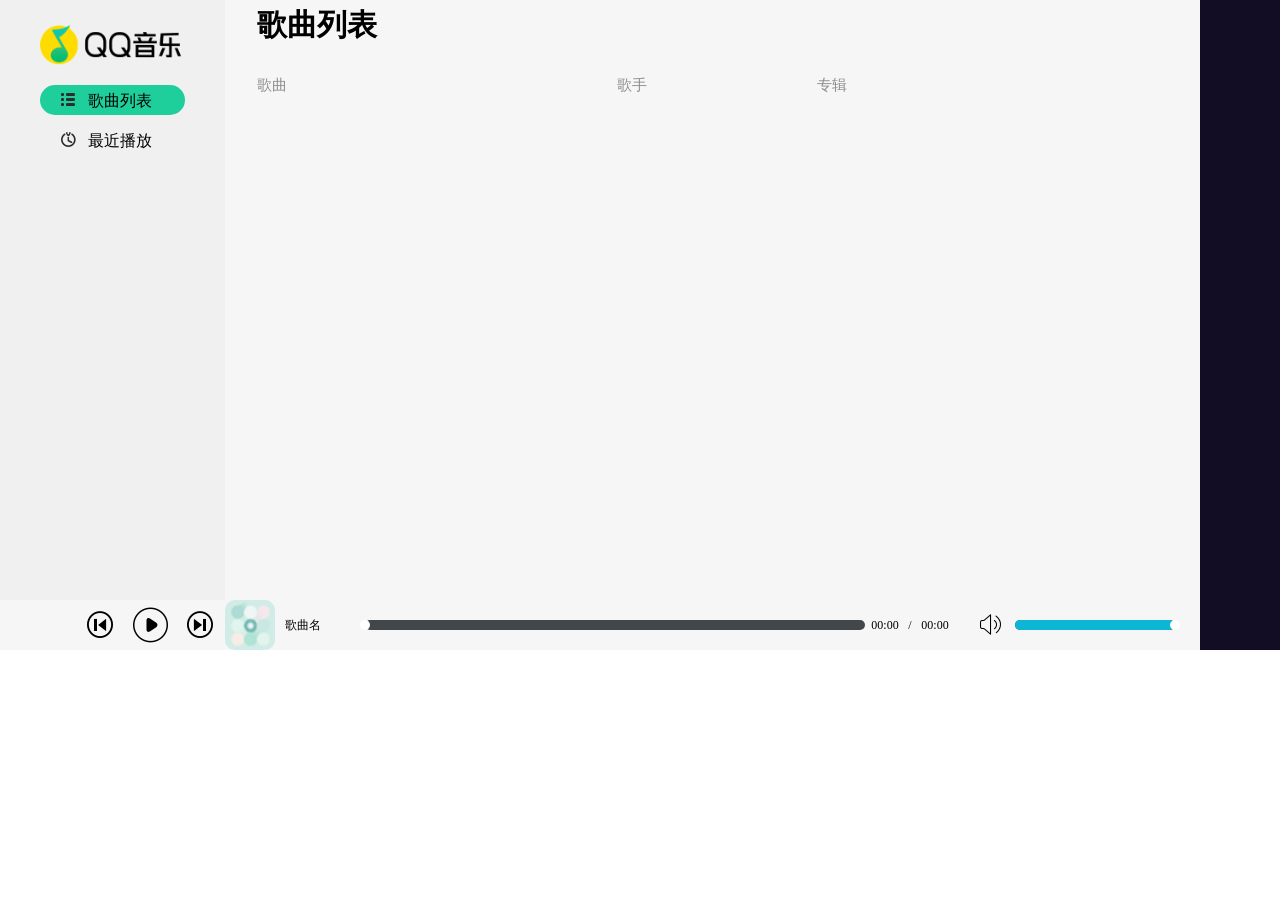
<file: 2022.9.9/1.html>
<!DOCTYPE html>
<html lang="en">

<head>
    <meta charset="UTF-8">
    <meta http-equiv="X-UA-Compatible" content="IE=edge">
    <meta name="viewport" content="width=device-width, initial-scale=1.0">
    <title>Document</title>
    <link rel="stylesheet" href="./css/1.css">
    <link rel="stylesheet" href="./css/iconfont.css">
</head>

<body>

    <div class="box">
        <div class="top">
            <div class="container">
                <div class="left">
                    <div class="logo">
                        <img class="img-auto" src="./images/logo.png" alt="">
                    </div>
                    <div class="lf-item">
                        <div class="song-list active sl">
                            <span class="iconfont icon-liebiao"></span>
                            <span>歌曲列表</span>
                        </div>
                        <div class="history sl">
                            <span class="iconfont icon-shouye"></span>
                            <span>最近播放</span>
                        </div>
                    </div>
                </div>

                <div class="center">
                    <div class="lyric-song">歌曲名</div>
                    <div class="lyric">
                        <div class="lyric-list">暂未搜索到歌词</div>
                        <!-- <div class="lyric-list active1">才挣扎 才想逃</div>
                        <div class="lyric-list">才挣扎 才想逃</div>
                        <div class="lyric-list">才挣扎 才想逃</div>
                        <div class="lyric-list">才挣扎 才想逃</div>
                        <div class="lyric-list">才挣扎 才想逃</div>
                        <div class="lyric-list">才挣扎 才想逃</div>
                        <div class="lyric-list">才挣扎 才想逃</div>
                        <div class="lyric-list">才挣扎 才想逃</div>
                        <div class="lyric-list">才挣扎 才想逃</div>
                        <div class="lyric-list">才挣扎 才想逃</div>
                        <div class="lyric-list">才挣扎 才想逃</div>
                        <div class="lyric-list">才挣扎 才想逃</div>
                        <div class="lyric-list">才挣扎 才想逃</div>
                        <div class="lyric-list">才挣扎 才想逃</div>
                        <div class="lyric-list">才挣扎 才想逃</div>
                        <div class="lyric-list">才挣扎 才想逃</div>
                        <div class="lyric-list">才挣扎 才想逃</div> -->
                    </div>
                </div>

                <div class="right">
                    <div class="list-name">歌曲列表</div>
                    <div class="song-item">
                        <div class="song-name">歌曲</div>
                        <div class="songer">歌手</div>
                        <div class="album">专辑</div>
                    </div>
                    <div class="song-it">
                        <!-- <div class="song-list">
                            <div class="list-song">听他们说</div>
                            <div class="list-songer">李明汉</div>
                            <div class="list-album">不要再说你爱我</div>
                            <div class="icon-bofan">
                                <span class="iconfont icon-bofang"></span>
                            </div>
                        </div> -->
                    </div>
                </div>
            </div>
        </div>
        <div class="player">
            <div class="container">
                <div class="main">
                    <div class="item-choose">
                        <div class="list-choose">
                            <span class="iconfont icon-shangyishou"></span>
                        </div>

                        <div class="list-choose">
                            <span class="iconfont icon-bofang bofang" style="font-size: 35px!important;"
                                data-play="flase"></span>
                        </div>

                        <div class="list-choose">
                            <span class="iconfont icon-xiayishou"></span>
                        </div>
                    </div>

                    <div class="sm-img">
                        <img class="img-auto sm" src="./images/QQ截图20220911210316.png" style="border-radius: 10px;"
                            alt="">
                    </div>

                    <div class="name">歌曲名</div>


                    <div class="progress">
                        <div class="progress-bar">
                            <div class="progress-bg"></div>
                            <div class="prgress-body"></div>
                            <div class="prgress-head"></div>
                        </div>
                    </div>

                    <div class="time">
                        <div class="ingtime">00:00</div>
                        <span class="fuhao">/</span>
                        <div class="endtime">00:00</div>
                    </div>

                    <div class="voice">

                        <div class="icon-voice">
                            <span class="iconfont icon-yinliang"></span>
                        </div>

                        <div class="progress-bar1">
                            <div class="progress-bg1"></div>
                            <div class="prgress-body1"></div>
                            <div class="prgress-head1"></div>
                        </div>
                    </div>

                    <audio src="" controls class="music"></audio>

                </div>
            </div>
        </div>
    </div>


    <script src="./js/jquery-3.6.0.min.js"></script>
    <script>

        $(function () {
            let songerArr = []
            let $lyric = $('.lyric')




            function split(lrc) {//把lrc歌词分割成数组，
                let split_1 = lrc.split('\n');
                let length = split_1.length;
                for (let i = 0; i < length; i++) {
                    let lrcArr = split_1[i];
                    split_1[i] = change(lrcArr);
                    function change(str) {
                        let lrc = str.split(']');
                        let timer = lrc[0].replace('[', '');
                        let str_music = lrc[1];
                        let time_split = timer.split(':');
                        let s = +time_split[1];
                        let min = +time_split[0];
                        return {
                            time: min * 60 + s,
                            lrc: str_music//分割好到歌词和时间
                        }

                    }
                }
                return split_1
            }


            function gongneng() {
                $('.bo').on({
                    click: function () {

                        $('.lyric').css({
                            top: 300
                        })

                        $.ajax({
                            type: 'get',
                            url: ' https://apis.netstart.cn/music/lyric',
                            data: {
                                id: $(this).attr('data-id')
                            },
                            success: function (lyrics) {
                                console.log('歌词 lyrics ==> ', lyrics);

                                let lrcArr = split(lyrics.lrc.lyric);
                                let lyric = document.querySelector('.lyric')

                                // console.log(lrcArr)


                                // setInterval(function(){
                                // },1000)

                                $lyric.empty()
                                for (let j = 0; j < lrcArr.length; j++) {
                                    let $lyricList = `<div class="lyric-list" data-time="${lrcArr[j].time}">${lrcArr[j].lrc}</div>`
                                    $lyric.append($lyricList)
                                }

                                function setCurrentLi() {
                                    let time = audio.currentTime;
                                    // console.log(time)
                                    for (let i = 0; i < lrcArr.length; i++) {
                                        let play = lrcArr[i];
                                        // console.log(play.time)
                                        if (time - play.time <= 0) {
                                            return i;
                                        }
                                    } return -1;
                                }

                                function current() {//设置top，让其滚动
                                    let li = setCurrentLi();
                                    let divHeight = 300;
                                    let liHeight = 56;
                                    let top = liHeight * li - divHeight / 2 + liHeight / 2;
                                    if (top < 0) {
                                        top = 0;
                                    }
                                    lyric.style.marginTop = -top + 'px';
                                    // console.log('top'+top);
                                    let playLi = lyric.querySelector('.active1')
                                    if (playLi) {
                                        playLi.className = 'lyric-list';
                                    }
                                    if (li > 0) {
                                        lyric.children[li - 1].className = 'lyric-list active1'

                                    }
                                }

                                audio.ontimeupdate = function () {
                                    // console.log(document.querySelector('audio').currentTime)
                                    let time1 = $('.endtime').text();
                                    let minute = Number(time1.slice(0, 2)) * 60
                                    let second = Number(time1.slice(3, 5))
                                    let alltime = minute + second
                                    // console.log(alltime)

                                    let time4 = parseInt(document.querySelector('audio').currentTime)
                                    let minutes = parseInt(time4 / 60)
                                    // console.log(minutes)
                                    let seconds = time4 - (minutes * 60)
                                    // console.log(seconds)
                                    minutes = String(minutes).length > 1 ? minutes : String(minutes).length < 2 ? '0' + minutes : minutes
                                    seconds = String(seconds).length > 1 ? seconds : String(seconds).length < 2 ? '0' + seconds : seconds
                                    minutes = String(minutes)
                                    seconds = String(seconds)
                                    // console.log(minutes,seconds)

                                    let timeProportion = String(time4 / alltime).slice(0, 5)
                                    // console.log(Number(timeProportion))
                                    document.querySelector('.ingtime').textContent = minutes + ":" + seconds
                                    // console.log(Number(timeProportion) * parseInt(getComputedStyle(document.querySelector('.progress-bg')).width))
                                    document.querySelector('.prgress-head').style.left = Number(timeProportion) * (parseInt(getComputedStyle(document.querySelector('.progress-bg')).width) - 5) - 5 + 'px';
                                    document.querySelector('.prgress-body').style.width = Number(timeProportion) * (parseInt(getComputedStyle(document.querySelector('.progress-bg')).width)) + 'px';
                                    current()
                                }

                            }
                        })

                        // console.log(this.dataset.id)
                        $('audio').attr('src', `https://music.163.com/song/media/outer/url?id=${this.dataset.id}.mp3`)
                        $('.bofang').removeClass('icon-bofang')
                        $('.bofang').addClass('icon-zanting')
                        $('.bofang').attr('data-play', 'ture')
                        $('.name').text(`${this.dataset.name}`)
                        $('.sm').attr('src', `${this.dataset.img}`)
                        $('.sm').on({
                            load: function () {
                                $('.lyric-song').text($('.name').text())
                                document.querySelector('audio').play()
                            }
                        })
                    }
                })
            }


            //获取数据，创建歌曲列表ui
            $.ajax({
                type: 'get',
                url: 'https://apis.netstart.cn/music/personalized/newsong',
                data: {
                    limit: 10
                },
                success: function (data) {
                    console.log('歌曲列表 data ==> ', data);

                    for (let i = 0; i < data.result.length; i++) {
                        songerArr = []
                        data.result[i].song.artists.forEach(item => {
                            songerArr.push(item.name)
                        });

                        // console.log(songerArr)

                        let $list = $(` <div class="song-list">
                            <div class="list-song">${data.result[i].name}</div>
                            <div class="list-songer">${songerArr.join('/')}</div>
                            <div class="list-album">《${data.result[i].song.album.name}》</div>
                            <div class="icon-bofan">
                                <span class="iconfont icon-bofang bo local" data-id="${data.result[i].id}" data-name="${data.result[i].name}" data-img="${data.result[i].picUrl}"></span>
                            </div>
                        </div>`)

                        $('.song-it').append($list)

                    }
                    // console.log($('.icon-bofang'))

                    $('.local').on({
                        click: function () {
                            let historyArr = JSON.parse(localStorage.getItem(LOCALSTORAGE_KEY)) ?? []

                            if (historyArr.indexOf(this.dataset.id) == -1) {
                                historyArr = [...historyArr, this.dataset.id]
                            }

                            let historyStr = JSON.stringify(historyArr)

                            localStorage.setItem(LOCALSTORAGE_KEY, historyStr)
                        }
                    })

                    gongneng();
                }
            })


            //鼠标点击
            $('.progress-bar').on({
                click: function (e) {
                    // console.log($(this))
                    let ProgressBarLeft = $(this).offset().left;
                    let coordinate = e.clientX - ProgressBarLeft - 5;
                    coordinate = coordinate > 0 ? coordinate : coordinate <= 0 ? 0 : coordinate;
                    $(this).children('.prgress-body').css({
                        width: coordinate
                    })
                    $(this).children('.prgress-head').css({
                        left: coordinate - 5
                    })

                    // console.log($('.endtime'))
                    let time1 = $('.endtime').text();

                    let minute = Number(time1.slice(0, 2)) * 60
                    let second = Number(time1.slice(3, 5))

                    let alltime = minute + second
                    // console.log(alltime)

                    let ingtime = Math.ceil((e.clientX - ProgressBarLeft) / $('.progress-bar').width() * alltime)
                    console.log(ingtime)

                    if (ingtime == 0) {
                        $('.ingtime').text('00:00')
                    } else {
                        document.querySelector('audio').currentTime = ingtime
                    }
                }
            })


            //鼠标按下
            $('.prgress-head').on({
                mousedown: function (e1) {
                    e1.preventDefault();
                    x1 = e1.clientX - $(this).position().left;
                    // console.log(x1)
                    let Phead = $(this);
                    $(document).on({
                        mousemove: function (e2) {
                            e2.preventDefault();
                            x2 = e2.clientX;
                            let coordinate = x2 - x1;
                            coordinate = coordinate <= 0 ? 0 : coordinate > Phead.parent().width() - $('.prgress-head').width() ? Phead.parent().width() - 5 : coordinate;
                            // console.log(coordinate)

                            Phead.css({
                                left: coordinate - 5
                            })

                            Phead.prev().css({
                                width: coordinate
                            })

                            let time1 = $('.endtime').text();

                            let minute = Number(time1.slice(0, 2)) * 60
                            let second = Number(time1.slice(3, 5))

                            let alltime = minute + second
                            // console.log(alltime)

                            let ingtime = Math.ceil(coordinate / $('.progress-bar').width() * alltime)
                            // console.log(ingtime)

                            if (ingtime == 0) {
                                $('.ingtime').text('00:00')
                            } else {
                                document.querySelector('audio').currentTime = ingtime
                            }

                        }
                    })
                }
            })

            //鼠标点击1
            $('.progress-bar1').on({
                click: function (e) {
                    // console.log($(this))
                    let ProgressBarLeft = $(this).offset().left;
                    // console.log(ProgressBarLeft)
                    let coordinate = e.clientX - ProgressBarLeft - 5;
                    coordinate = coordinate > 0 ? coordinate : coordinate <= 0 ? 0 : coordinate;
                    console.log(coordinate)
                    $(this).children('.prgress-body1').css({
                        width: coordinate
                    })
                    $(this).children('.prgress-head1').css({
                        left: coordinate - 5
                    })

                    document.querySelector('audio').volume = $('.prgress-body1').width() / $(this).width() * 1;


                }
            })


            //鼠标按下1
            $('.prgress-head1').on({
                mousedown: function (e1) {
                    e1.preventDefault();
                    x1 = e1.clientX - $(this).position().left;
                    // console.log(x1)
                    let Phead = $(this);
                    $(document).on({
                        mousemove: function (e2) {
                            e2.preventDefault();
                            x2 = e2.clientX;
                            let coordinate = x2 - x1;
                            coordinate = coordinate <= 0 ? 0 : coordinate > Phead.parent().width() - $('.prgress-head1').width() ? Phead.parent().width() : coordinate;
                            // console.log(coordinate)
                            // console.log(document.querySelector('audio').volume)
                            document.querySelector('audio').volume = coordinate / $('.progress-bar1').width() * 1;
                            Phead.css({
                                left: coordinate - 5
                            })

                            Phead.prev().css({
                                width: coordinate
                            })


                        }
                    })
                }
            })

            $(document).on({
                mouseup: function () {
                    $(document).off('mousemove');
                }
            })

            $('.bofang').on({
                click: function () {
                    // if(this)
                    // console.log($(this).attr('data-play'))
                    if ($(this).attr('data-play') !== 'false') {
                        $(this).addClass('icon-bofang')
                        $(this).removeClass('icon-zanting')
                        $(this).attr('data-play', 'false')
                        document.querySelector('audio').pause()

                    } else {
                        $(this).addClass('icon-zanting')
                        $(this).removeClass('icon-bofang')
                        $(this).attr('data-play', 'ture')
                        document.querySelector('audio').play()
                    }
                }
            })


            $('.song-list').on({
                click: function () {
                    $('.song-it').empty();
                    $('.list-name').text('歌曲列表')

                    $.ajax({
                        type: 'get',
                        url: 'https://apis.netstart.cn/music/personalized/newsong',
                        data: {
                            limit: 10
                        },
                        success: function (data) {
                            console.log('歌曲列表 data ==> ', data);

                            for (let i = 0; i < data.result.length; i++) {
                                songerArr = []
                                data.result[i].song.artists.forEach(item => {
                                    songerArr.push(item.name)
                                });

                                // console.log(songerArr)

                                let $list = $(` <div class="song-list">
                            <div class="list-song">${data.result[i].name}</div>
                            <div class="list-songer">${songerArr.join('/')}</div>
                            <div class="list-album">《${data.result[i].song.album.name}》</div>
                            <div class="icon-bofan">
                                <span class="iconfont icon-bofang bo local" data-id="${data.result[i].id}" data-name="${data.result[i].name}" data-img="${data.result[i].picUrl}"></span>
                            </div>
                        </div>`)

                                $('.song-it').append($list)

                            }
                            // console.log($('.icon-bofang'))

                            $('.local').on({
                                click: function () {
                                    let historyArr = JSON.parse(localStorage.getItem(LOCALSTORAGE_KEY)) ?? []

                                    if (historyArr.indexOf(this.dataset.id) == -1) {
                                        historyArr = [...historyArr, this.dataset.id]
                                    } else {
                                        historyArr = historyArr.filter(item => item !== this.dataset.id)
                                    }

                                    let historyStr = JSON.stringify(historyArr)

                                    localStorage.setItem(LOCALSTORAGE_KEY, historyStr)
                                }
                            })
                            gongneng()
                        }
                    })
                }
            })


            $('.history').on({
                click: function () {
                    $('.song-it').empty();
                    $('.list-name').text('历史歌单')
                    let historyArr = JSON.parse(localStorage.getItem('history'))
                    console.log(historyArr)

                    $.ajax({
                        type: 'get',
                        url: 'https://apis.netstart.cn/music/personalized/newsong',
                        data: {
                            limit: 30
                        },
                        success: function (historydata) {
                            console.log('历史歌曲 historydata ==> ', historydata);

                            for (let i = 0; i < historydata.result.length; i++) {
                                // console.log(historydata.result[i])

                                for (let j = 0; j < historyArr.length; j++) {
                                    // console.log(historydata.result[i].id)
                                    // console.log(historyArr[j])
                                    if (String(historydata.result[i].id) == historyArr[j]) {
                                        songerArr = []
                                        historydata.result[i].song.artists.forEach(item => {
                                            songerArr.push(item.name)
                                        });

                                        // console.log(songerArr)

                                        let $list = $(` <div class="song-list">
                                                            <div class="list-song">${historydata.result[i].name}</div>
                                                            <div class="list-songer">${songerArr.join('/')}</div>
                                                            <div class="list-album">《${historydata.result[i].song.album.name}》</div>
                                                            <div class="icon-bofan">
                                                                <span class="iconfont icon-bofang bo" data-id="${historydata.result[i].id}" data-name="${historydata.result[i].name}" data-img="${historydata.result[i].picUrl}"></span>
                                                            </div>
                                                        </div>`)

                                        $('.song-it').append($list)
                                    }
                                }
                            }
                            gongneng()
                        }
                    })
                }
            })
        })
    </script>
    <script>
        let audio = document.querySelector('audio');
        let local = document.querySelector('.local')
        let sl = document.querySelectorAll('.sl')
        console.log(sl)

        const LOCALSTORAGE_KEY = 'history'

        audio.onloadedmetadata = function () {
            // console.log('媒体元素播放方法被触发');
            let time = parseInt(audio.duration)
            console.log(time)
            let minutes = parseInt(time / 60)
            // console.log(minutes)
            let seconds = time - (minutes * 60)
            // console.log(seconds)
            minutes = String(minutes).length > 1 ? minutes : String(minutes).length < 2 ? '0' + minutes : minutes
            seconds = String(seconds).length > 1 ? seconds : String(seconds).length < 2 ? '0' + seconds : seconds
            minutes = String(minutes)
            seconds = String(seconds)
            // console.log(minutes,seconds)
            document.querySelector('.endtime').textContent = minutes + ":" + seconds

        }

        for (let i = 0; i < sl.length; i++) {
            sl[i].onclick = function () {
                let active = document.querySelector('.active')

                active.classList.remove('active')

                // console.log(this)
                this.classList.add('active')
            }
        }








    </script>
</body>

</html>
</file>
<file: 个人主页/CSS/personal-info-main.css>
body,
html {
    margin: 0;
    padding: 0;
    scroll-behavior: smooth;
    font-family: -apple-system, BlinkMacSystemFont, "Segoe UI", Roboto, "Helvetica Neue", Arial, sans-serif;
}

.profile-page {
    text-align: center;
    min-height: auto;
    width: auto;
}


.page-header .a {
    transition: all 4s ease 0s;
}

.page-header .go {
    position: absolute;
    z-index: 2;
    bottom: 0px;
    left: 50%;
    width: 32px;
    height: 33px;
    margin-left: -16px;
    transition: all 0.4s ease 0s;
    animation: 3s ease 0s normal none infinite running bounce;
}

.page-header .j-icon:hover {
    transform: scale(1.20);

}

.page-header .bg-primary {
    background-color: rgba(0, 0, 0, .15) !important;
    transition: 0.4s;
}

.navbar-toggler {
    z-index: 3;
}

.navbar-dark .navbar-nav .nav-link {
    color: rgba(255, 255, 255, 0.9);
}



.page-header .navbar .navbar-collapse li {
    font-weight: 700;
    padding-left: 10px;
    padding-right: 10px;
    z-index: 2;

}

.page-header .navbar .navbar-collapse li:hover {
    background: rgb(26, 145, 65);
    transition: 0.55s;
    z-index: 2;
}

.page-header .navbar {
    position: fixed;
    z-index: 10000 !important;
    width: 100%;
}

.profile-page .page-header {
    position: relative;
    min-height: 650px;
    max-height: 1024px;
    width: 100%;
    height: 100%;
    background-image: url(../images/intro-bg.jpg);
    background-position: center center !important;
    background-size: cove !important;
}

.page-header-mask:after {
    position: absolute;
    content: "";
    top: 0;
    left: 0;
    width: 100%;
    height: 100%;
    background: black;
    opacity: 0.7;
    z-index: 0;
}

.page-header-particles {
    position: absolute;
    width: 100%;
    height: 100%;
    z-index: 1;
}

.profile-page .page-header-content {
    position: relative;
    max-height: 600px;
    min-height: 350px;
}


.page-header .left-content {
    position: relative;
    min-height: 650px;
}

.personalImage {
    position: relative;
    width: auto;
    height: 250px;
    text-align: center;
    top: 44px;
}

.personalImage a {
    position: relative;
}

.personalImage a:before {
    content: "";
    border: 15px solid rgb(117 49 171);
    border-radius: 50%;
    height: 180px;
    width: 180px;
    position: absolute;
    left: 0;
    -webkit-animation: pulsate 1.6s ease-out;
    animation: pulsate 1.6s ease-out;
    -webkit-animation-iteration-count: infinite;
    animation-iteration-count: infinite;
    opacity: 0.0;
    z-index: 99;
}

.personalImage img {
    position: relative;
    border-radius: 50%;
    height: 180px;
    width: 180px;
    padding: 0;
    margin: 0;
    border: 15px solid transparent;
    z-index: 9999;
    -webkit-transition: all .3s ease-out;
    transition: all .3s ease-out;
}

.personalImage a:hover img {
    transform: scale(1.06, 1.06);
}

.personalImage a:hover:before {
    animation: none;
}


.page-header .name {
    color: rgba(255, 255, 255, 0.88);
}

.page-header .motto {
    color: rgba(255, 255, 255, 0.88);
}

.page-header .motto::after {
    position: relative;
    top: 5px;
    display: inline-block;
    height: 20px;
    margin-left: 5px;
    content: " ";
    -webkit-animation: blink .5s step-end infinite alternate;
    animation: blink .5s step-end infinite alternate;
    border-right: 2px solid;
}



.page-header .self-intro {
    color: rgba(255, 255, 255, 0.8);
    font-size: smaller;
    font-family: serif, '宋体';
    display: none;
}



.section-title {
    margin-top: 60px;
    margin-bottom: 25px;
    font-weight: 500 !important;
}

.card {
    border: 0;
    border-radius: 0.1875rem;
    display: inline-block;
    position: relative;
    overflow: hidden;
    width: 100%;
    margin-bottom: 20px;
    -webkit-box-shadow: -1px 5px 25px 0px rgb(0 0 0 / 20%);
    box-shadow: -1px 5px 25px 0px rgb(0 0 0 / 20%);
    background-color: antiquewhite;
    -webkit-transition: all .3s ease-out;
    transition: all .3s ease-out;
    border-radius: 1%;
    text-align: left;
}

.about-section .card:hover,
.skill-section .card:hover,
.experience-section .card:hover,
.portfolio-section .card:hover {
    transform: scale(1.02, 1.02) !important;
}

.h4 {
    font-size: 1.714em;
    line-height: 1.45em;
    margin-top: 30px;
    margin-bottom: 15px;
}

.hvr-bounce-to-right {

    display: none;
    vertical-align: middle;
    -webkit-transform: translateZ(0);
    transform: translateZ(0);
    -webkit-backface-visibility: hidden;
    backface-visibility: hidden;
    -moz-osx-font-smoothing: grayscale;
    position: relative;
    -webkit-transition-property: color;
    transition-property: color;
    -webkit-transition-duration: 0.5s;
    transition-duration: 0.5s;
    z-index: 1 !important;
    border-bottom: 10px solid rgb(247, 242, 242);
}

.hvr-bounce-to-right:before {
    content: "";
    position: absolute;
    z-index: -1;
    top: 0;
    left: 0;
    right: 0;
    bottom: 0;
    background: #067927;
    ;
    -webkit-transform: scaleX(0);
    transform: scaleX(0);
    -webkit-transform-origin: 0 50%;
    transform-origin: 0 50%;
    -webkit-transition-property: transform;
    transition-property: transform;
    -webkit-transition-duration: 0.5s;
    transition-duration: 0.5s;
    -webkit-transition-timing-function: ease-out;
    transition-timing-function: ease-out;
}

.hvr-bounce-to-right:hover,
.hvr-bounce-to-right:focus,
.hvr-bounce-to-right:active {
    color: white;
    text-decoration: none;
    border: 1px solid #067927;
    ;
}

.hvr-bounce-to-right:hover:before,
.hvr-bounce-to-right:focus:before,
.hvr-bounce-to-right:active:before {
    -webkit-transform: scaleX(1);
    transform: scaleX(1);
    -webkit-transition-timing-function: cubic-bezier(0.52, 1.64, 0.37, 0.66);
    transition-timing-function: cubic-bezier(0.52, 1.64, 0.37, 0.66);
}

[class^="hvr-"] {
    position: relative;
    bottom: 75px;
    top: 40px;
    display: none;
    vertical-align: middle;
    margin: .4em;
    padding: 8px 15px;
    cursor: pointer;
    border-radius: 0;
    background: transparent;
    text-decoration: none;
    color: #e3d9d9;
    /* -webkit-tap-highlight-color: rgba(0,0,0,0); */
    font-size: 17px;
    border: 1px solid rgba(255, 255, 255, 0.5)
}

.skill-section .card {
    text-align: left;
    background: #494A5F;
    color: #D5D6E2;
    -webkit-box-shadow: -1px 5px 25px 2px rgb(51 55 58 / 25%);
    box-shadow: -1px -5px 25px 2px rgb(51 55 58 / 25%);
}



.htmleaf-container {
    margin: 0 auto;
}

.progress_bar .pro-bar {
    background: hsl(0, 0%, 97%);
    box-shadow: 0 1px 2px hsla(0, 0%, 0%, 0.1) inset;
    height: 4px;
    margin-bottom: 12px;
    margin-top: 50px;
    position: relative;
}

.progress_bar .progress_bar_title {
    color: hsl(218, 4%, 50%);
    color: #D5D6E2;
    font-size: 15px;
    font-weight: 300;
    position: relative;
    top: -28px !important;
    z-index: 1;
}

.progress_number {
    top: -28px !important;
}

.progress_bar .progress_number {
    float: right !important;
}

.progress_bar .progress-bar-inner {
    background-color: hsl(0, 0%, 88%);
    display: block;
    width: 0;
    height: 100%;
    position: absolute;
    top: 0;
    left: 0;
    transition: width 1s linear 0s;

}

.p-a {
    animation: animate-positive 2s;
}

.progress_bar .progress-bar-inner:before {
    content: "";
    background-color: hsl(0, 0%, 100%);
    border-radius: 50%;
    width: 4px;
    height: 4px;
    position: absolute;
    right: 1px;
    top: 0;
    z-index: 1;
}

.progress_bar .progress-bar-inner:after {
    content: "";
    width: 14px;
    height: 14px;
    background-color: inherit;
    border-radius: 50%;
    position: absolute;
    right: -4px;
    top: -5px;
}

.portfolio-section {
    background: url(https://pic4.zhimg.com/80/v2-1acf703173c88099a01ead4aa66c0633_1440w.jpg) no-repeat center top;
    margin-top: 30px;
    padding-top: 50px;
    text-align: center !important;
    background-attachment: relative !important;
    background-position: center center !important;
    min-height: 800px;
    width: 100%;
    background-size: 100%;
    background-size: cover;
    position: relative !important;
}


.portfolio-section .section-title {
    margin-top: -60px;
    color: rgba(255, 255, 255, 0.85);
    margin-bottom: 50px;
}

.portfolio-section .row {
    bottom: 20px;
    margin-bottom: 20px;
}


.gallery .portfolio-section-main {
    transition: 0.5s;

}

.gallery .portfolio-section-main:hover {
    transform: scale(1.06);
    -webkit-transform: scale(1.06);
}

.gallery .porfolio-image figure {
    position: relative;
    overflow: hidden;
    text-align: center;
}

.gallery .porfolio-image figure img {
    position: relative;
    display: block;
    min-width: 375px;
    width: 100%;
    height: 250px;
    opacity: 1;
}

.gallery .porfolio-image figure figcaption {
    position: absolute;
    color: #fff;
    -webkit-backface-visibility: hidden;
    backface-visibility: hidden;
}

.gallery .porfolio-image figure figcaption,
.gallery .porfolio-image figure figcaption>a {
    position: absolute;
    top: 0;
    left: 0;
    width: 100%;
    height: 100%;
}

.gallery .porfolio-image figure figcaption>a {
    z-index: 1000;
    text-indent: 200%;
    white-space: nowrap;
    font-size: 0;
    opacity: 0;
}

.gallery .porfolio-image figure .h4,
.gallery .porfolio-image figure p {
    margin: 0;
}

.gallery figure.portfolio-section-main figcaption::before,
.gallery figure.portfolio-section-main figcaption::after {
    position: absolute;
    content: '';
    opacity: 0;
}

.gallery figure.portfolio-section-main figcaption::before {
    top: 10px;
    right: 10px;
    bottom: 10px;
    left: 10px;
    -webkit-transform: scale(0, 0);
    transform: scale(0, 0);
    -webkit-transform-origin: 0 0;
    transform-origin: 0 0;
}

.gallery figure.portfolio-section-main figcaption::after {
    top: 10px;
    right: 10px;
    bottom: 10px;
    left: 10px;
    -webkit-transform: scale(0, 0);
    transform: scale(0, 0);
    -webkit-transform-origin: 100% 0;
    transform-origin: 100% 0;
}

.gallery figure.portfolio-section-main .h4 {
    margin-top: 80px;
    -webkit-transition: -webkit-transform 0.35s;
    transition: -webkit-transform 0.35s;
    transition: transform 0.35s;
    transition: transform 0.35s, -webkit-transform 0.35s;
    opacity: 0;
}

@media (max-width: 480px) {
    .gallery figure.portfolio-section-main .h4 {
        font-size: 20px;
    }
    .gallery figure.portfolio-section-main p {
        font-size: 14px;
    }
}

.gallery figcaption .container {
    position: absolute;
    width: 100%;
    bottom: 20px;
}

.gallery figure.portfolio-section-main p {
    padding: 0.5em 2em;
    text-transform: uppercase;
    letter-spacing: 1px;
    -webkit-transition: -webkit-transform 0.35s;
    transition: -webkit-transform 0.35s;
    transition: transform 0.35s;
    transition: transform 0.35s, -webkit-transform 0.35s;
    opacity: 0;
}

.gallery figure.portfolio-section-main img,
.gallery figure.portfolio-section-main .h4 {
    -webkit-transform: scale(1.06, 1.06);
    transform: scale(1.06, 1.06);
}

.gallery figure.portfolio-section-main img,
.gallery figure.portfolio-section-main figcaption::before,
.gallery figure.portfolio-section-main figcaption::after,
.gallery figure.portfolio-section-main p {
    -webkit-transition: opacity 0.35s, -webkit-transform 0.35s;
    transition: opacity 0.35s, -webkit-transform 0.35s;
    transition: opacity 0.35s, transform 0.35s;
    /* transition: opacity 0.35s, transform 0.35s, -webkit-transform 0.35s; */
}

.gallery figure.portfolio-section-main:hover img {
    opacity: 1;
    -webkit-transform: translate3d(0, 0, 0);
    transform: translate3d(0, 0, 0);
}

.gallery figure.portfolio-section-main:hover figcaption::before,
.gallery figure.portfolio-section-main:hover figcaption::after {
    opacity: 1;
    -webkit-transform: scale(1);
    transform: scale(1);
}

.gallery figure.portfolio-section-main:hover figcaption:before {
    background: rgba(27, 23, 23, 0.5);
}

.gallery figure.portfolio-section-main:hover .h4,
.gallery figure.portfolio-section-main:hover p,
.gallery figure.portfolio-section-main:hover button {
    opacity: 1;
    -webkit-transform: translate3d(0, 0, 0);
    transform: translate3d(0, 0, 0);
    color: #fff;
}

.gallery figure.portfolio-section-main:hover figcaption::after,
.gallery figure.portfolio-section-main:hover .h4,
.gallery figure.portfolio-section-main:hover p,
.gallery figure.portfolio-section-main:hover img {
    -webkit-transition-delay: 0.15s;
    transition-delay: 0.15s;
}

.experience-section .card {
    background-color: rgb(255, 255, 255);
    color: black;

}

.experience-section .col-md-3 .card-body {
    text-align: center;
    color: white;
}

@media (max-width: 768px) {
    .experience-section .card {
        text-align: center;
    }
}

.experience-section .work {
    font-size: 20px;
    color: white;
    text-align: center;
}


/*时间轴*/
.others-section p {
    color: white;
}

.others-section .section-title {
    color: white;
}

.others-section {
    background: url(https://pic1.zhimg.com/v2-956295fc660aee9127c9ecb4b9b32090_b.jpg);
    background-repeat: no-repeat !important;
    margin-top: 30px !important;
    padding-top: 40px !important;
    text-align: center !important;
    background-attachment: relative !important;
    background-position: center center !important;
    min-height: 800px !important;
    width: 100% !important;
    background-size: 100% !important;
    background-size: cover !important;
    position: relative !important;
}

.others-section::before {
    position: absolute;
    content: "";
    top: 0;
    left: 0;
    width: 100%;
    height: 100%;
    background: rgba(0, 0, 0, 0.75);
    opacity: 0.7;
    z-index: 0;
}

.others-section .section-title {
    margin-bottom: 60px;
}

.others-section li {
    color: rgba(255, 255, 255, 0.8);
}

.others-section .container .content-timeline-border {
    border-radius: 5px;
    margin: 0 15px 0 15px;
    position: relative;
    overflow: hidden;
    /*background: #cccaef;*/
}

.others-section .container .timeline-left,
.container .timeline-right {
    float: left;
    overflow: hidden;
    width: 50%;
}

.others-section .container .timeul {
    list-style: none;
    padding: 0;
}

.others-section .container .content-timeline-border::before {
    content: '';
    position: absolute;
    left: 50%;
    transform: translateX(-50%);
    width: 3px;
    height: 100%;
    background: #434343;
}

.others-section .container .timeul>li {
    width: 100%;
    margin-bottom: 200px;

}

.others-section .container .timeline-right li:last-child {
    margin-bottom: 0px;
}

.others-section .container .timeline-left {
    margin-top: 20px;
}

.others-section .container .timeline-right {
    margin-top: 210px;
}

.others-section .container .timeline-right>span,
.container .timeline-left>span {
    position: absolute;
    left: 50%;
    bottom: 0px;
    transform: translateX(-50%);
    width: 20px;
    border-radius: 50%;
    height: 20px;
    border: 3px solid #cd7070;
    background: #fff;
}

.others-section .container .timeline-left>span {
    top: 0px;
}

.others-section .container .timeul span {
    position: absolute;
    left: 50%;
    transform: translateX(-50%);
    width: 20px;
    border-radius: 50%;
    height: 20px;
    border: 3px solid #cd7070;
    background: #fff;
}

.others-section .container .content-timeline-border .time-content {
    border-top: 3px solid #cd7070;
    position: relative;
    border-radius: 18px;
    top: 8px;
    padding: 10px 20px;
}

.others-section .container .content-timeline-border .time-title {
    width: 50%;
    margin: 0 auto;
    border: 3px solid #cd7070;
    background: #cd7070;
    border-radius: 5px;
    color: #fff;
    line-height: 40px;
    text-align: center;
    font-size: 20px;
    font-weight: bold;
}

.others-section .container .content-timeline-border p {
    line-height: 23px;
    font-size: smaller;
}

.others-section .container .content-timeline-border h5 {
    text-align: center;
    color: rgb(233 195 9);
    padding: 0;
    margin: 9px 0;
}

@media screen and (max-width: 900px) {

    .others-section .container .timeline-left,
    .container .timeline-right {
        float: none;
        width: 100%;
    }

    .others-section .container .timeline-right {
        margin-top: 13px;
    }

    .others-section .container .content-timeline-border::before {
        content: '';
        position: absolute;
        left: 10px;
        transform: translateX(-50%);
        width: 3px;
        height: 100%;
        background: #434343;
    }

    .others-section .container .timeline-right>span,
    .container .timeline-left>span {
        position: absolute;
        left: 10px;
        bottom: 0px;
        transform: translateX(-50%);
        width: 20px;
        border-radius: 50%;
        height: 20px;
        border: 3px solid #cda670;
        background: #fff;
    }

    .others-section .container .timeul span {
        position: absolute;
        left: 10px;
        transform: translateX(-50%);
        width: 20px;
        border-radius: 50%;
        height: 20px;
        border: 3px solid #cda670;
        background: #fff;
    }

    .others-section .container .content-timeline-border .time-content {
        border-top: 3px solid #cda670;
        position: relative;
        border-radius: 18px;
        top: 8px;
        left: 11px;
        width: 95%;
        padding: 10px 20px;
    }

    .others-section .container .timeul>li {
        width: 100%;
        margin-bottom: 20px;
        padding-bottom: 15px;
    }
}

.contact-section .card {
    background-color: white !important;
}

.contact-section .msg {
    border: none;
    border-bottom: 1px solid #000;
    padding: 10px;
    width: 100%;
}





.input-group-addon {
    padding: .5rem .75rem;
    margin-bottom: 0;
    font-size: 1rem;
    font-weight: 400;
    line-height: 1.25;
    color: #495057;
    text-align: center;
    background-color: #e9ecef;
    border: 1px solid rgba(0, 0, 0, .15);
    border-radius: .25rem;
}


.input-group-addon:not(:last-child) {
    border-right: 0px;
}



.form-control+.input-group-addon:not(:first-child) {
    border-left: 0px;
}

.btn-link {
    color: black !important;
}

.my-tooltip {
    position: relative;
    display: inline-block;
    margin-right: 10px;
    margin-left: 10px;
}

.my-tooltip .my-tooltiptext {
    visibility: hidden;
    width: 120px;
    background-color: black;
    color: #fff;
    text-align: center;
    border-radius: 6px;
    padding: 5px 0;
    position: absolute;
    z-index: 1;
    bottom: 150%;
    left: 50%;
    margin-left: -60px;
}

.my-tooltip .my-tooltiptext::after {
    content: "";
    position: absolute;
    top: 100%;
    left: 50%;
    margin-left: -5px;
    border-width: 5px;
    border-style: solid;
    border-color: black transparent transparent transparent;
}

.my-tooltip:hover .my-tooltiptext {
    visibility: visible;
}

.my-tooltip .my-tooltiptext {
    opacity: 0;
    transition: opacity 1s;
}

.my-tooltip:hover .my-tooltiptext {
    opacity: 1;
}

.footer {
    width: 100%;
    text-align: center;
    background-color: #2B2F3E;
    ;
    text-align: center;
}

.footer {
    margin-top: 5px;
    color: #f8f9fab0;
    top: 20px;
    position: relative;
    bottom: 0;
    margin-bottom: 0;
}
</file>
<file: 仿瑞幸咖啡/打包后源码/css/chunk-vendors.c8a32be9.css>
:root{--van-black:#000;--van-white:#fff;--van-gray-1:#f7f8fa;--van-gray-2:#f2f3f5;--van-gray-3:#ebedf0;--van-gray-4:#dcdee0;--van-gray-5:#c8c9cc;--van-gray-6:#969799;--van-gray-7:#646566;--van-gray-8:#323233;--van-red:#ee0a24;--van-blue:#1989fa;--van-orange:#ff976a;--van-orange-dark:#ed6a0c;--van-orange-light:#fffbe8;--van-green:#07c160;--van-gradient-red:linear-gradient(90deg,#ff6034,#ee0a24);--van-gradient-orange:linear-gradient(90deg,#ffd01e,#ff8917);--van-primary-color:var(--van-blue);--van-success-color:var(--van-green);--van-danger-color:var(--van-red);--van-warning-color:var(--van-orange);--van-text-color:var(--van-gray-8);--van-text-color-2:var(--van-gray-6);--van-text-color-3:var(--van-gray-5);--van-text-link-color:#576b95;--van-active-color:var(--van-gray-2);--van-active-opacity:.6;--van-disabled-opacity:.5;--van-background-color:var(--van-gray-1);--van-background-color-light:var(--van-white);--van-padding-base:0.10667rem;--van-padding-xs:0.21333rem;--van-padding-sm:0.32rem;--van-padding-md:0.42667rem;--van-padding-lg:0.64rem;--van-padding-xl:0.85333rem;--van-font-size-xs:0.26667rem;--van-font-size-sm:0.32rem;--van-font-size-md:0.37333rem;--van-font-size-lg:0.42667rem;--van-font-weight-bold:500;--van-line-height-xs:0.37333rem;--van-line-height-sm:0.48rem;--van-line-height-md:0.53333rem;--van-line-height-lg:0.58667rem;--van-base-font-family:-apple-system,BlinkMacSystemFont,"Helvetica Neue",Helvetica,Segoe UI,Arial,Roboto,"PingFang SC","miui","Hiragino Sans GB","Microsoft Yahei",sans-serif;--van-price-integer-font-family:Avenir-Heavy,PingFang SC,Helvetica Neue,Arial,sans-serif;--van-animation-duration-base:.3s;--van-animation-duration-fast:.2s;--van-animation-timing-function-enter:ease-out;--van-animation-timing-function-leave:ease-in;--van-border-color:var(--van-gray-3);--van-border-width-base:0.02667rem;--van-border-radius-sm:0.05333rem;--van-border-radius-md:0.10667rem;--van-border-radius-lg:0.21333rem;--van-border-radius-max:26.64rem}html{-webkit-tap-highlight-color:transparent}body{margin:0;font-family:-apple-system,BlinkMacSystemFont,Helvetica Neue,Helvetica,Segoe UI,Arial,Roboto,PingFang SC,miui,Hiragino Sans GB,Microsoft Yahei,sans-serif}a{text-decoration:none}button,input,textarea{color:inherit;font:inherit}[class*=van-]:focus,a:focus,button:focus,input:focus,textarea:focus{outline:none}ol,ul{margin:0;padding:0;list-style:none}@keyframes van-slide-up-enter{0%{transform:translateY(100%)}}@keyframes van-slide-up-leave{to{transform:translateY(100%)}}@keyframes van-slide-down-enter{0%{transform:translateY(-100%)}}@keyframes van-slide-down-leave{to{transform:translateY(-100%)}}@keyframes van-slide-left-enter{0%{transform:translate(-100%)}}@keyframes van-slide-left-leave{to{transform:translate(-100%)}}@keyframes van-slide-right-enter{0%{transform:translate(100%)}}@keyframes van-slide-right-leave{to{transform:translate(100%)}}@keyframes van-fade-in{0%{opacity:0}to{opacity:1}}@keyframes van-fade-out{0%{opacity:1}to{opacity:0}}@keyframes van-rotate{0%{transform:rotate(0)}to{transform:rotate(1turn)}}.van-fade-enter-active{animation:var(--van-animation-duration-base) van-fade-in both var(--van-animation-timing-function-enter)}.van-fade-leave-active{animation:var(--van-animation-duration-base) van-fade-out both var(--van-animation-timing-function-leave)}.van-slide-up-enter-active{animation:van-slide-up-enter var(--van-animation-duration-base) both var(--van-animation-timing-function-enter)}.van-slide-up-leave-active{animation:van-slide-up-leave var(--van-animation-duration-base) both var(--van-animation-timing-function-leave)}.van-slide-down-enter-active{animation:van-slide-down-enter var(--van-animation-duration-base) both var(--van-animation-timing-function-enter)}.van-slide-down-leave-active{animation:van-slide-down-leave var(--van-animation-duration-base) both var(--van-animation-timing-function-leave)}.van-slide-left-enter-active{animation:van-slide-left-enter var(--van-animation-duration-base) both var(--van-animation-timing-function-enter)}.van-slide-left-leave-active{animation:van-slide-left-leave var(--van-animation-duration-base) both var(--van-animation-timing-function-leave)}.van-slide-right-enter-active{animation:van-slide-right-enter var(--van-animation-duration-base) both var(--van-animation-timing-function-enter)}.van-slide-right-leave-active{animation:van-slide-right-leave var(--van-animation-duration-base) both var(--van-animation-timing-function-leave)}.van-clearfix:after{display:table;clear:both;content:""}.van-ellipsis{overflow:hidden;white-space:nowrap;text-overflow:ellipsis}.van-multi-ellipsis--l2{-webkit-line-clamp:2}.van-multi-ellipsis--l2,.van-multi-ellipsis--l3{display:-webkit-box;overflow:hidden;text-overflow:ellipsis;-webkit-box-orient:vertical}.van-multi-ellipsis--l3{-webkit-line-clamp:3}.van-safe-area-top{padding-top:constant(safe-area-inset-top);padding-top:env(safe-area-inset-top)}.van-safe-area-bottom{padding-bottom:constant(safe-area-inset-bottom);padding-bottom:env(safe-area-inset-bottom)}.van-haptics-feedback{cursor:pointer}.van-haptics-feedback:active{opacity:var(--van-active-opacity)}[class*=van-hairline]:after{position:absolute;box-sizing:border-box;content:" ";pointer-events:none;top:-50%;right:-50%;bottom:-50%;left:-50%;border:0 solid var(--van-border-color);transform:scale(.5)}.van-hairline,.van-hairline--bottom,.van-hairline--left,.van-hairline--right,.van-hairline--surround,.van-hairline--top,.van-hairline--top-bottom{position:relative}.van-hairline--top:after{border-top-width:.02667rem}.van-hairline--left:after{border-left-width:.02667rem}.van-hairline--right:after{border-right-width:.02667rem}.van-hairline--bottom:after{border-bottom-width:.02667rem}.van-hairline--top-bottom:after,.van-hairline-unset--top-bottom:after{border-width:.02667rem 0}.van-hairline--surround:after{border-width:.02667rem}:root{--van-tabbar-height:1.33333rem;--van-tabbar-z-index:1;--van-tabbar-background-color:var(--van-background-color-light)}.van-tabbar{z-index:var(--van-tabbar-z-index);display:flex;box-sizing:content-box;width:100%;height:var(--van-tabbar-height);background:var(--van-tabbar-background-color)}.van-tabbar--fixed{position:fixed;bottom:0;left:0}:root{--van-badge-size:0.42667rem;--van-badge-color:var(--van-white);--van-badge-padding:0 0.08rem;--van-badge-font-size:var(--van-font-size-sm);--van-badge-font-weight:var(--van-font-weight-bold);--van-badge-border-width:var(--van-border-width-base);--van-badge-background-color:var(--van-danger-color);--van-badge-dot-color:var(--van-danger-color);--van-badge-dot-size:0.21333rem;--van-badge-font-family:-apple-system-font,Helvetica Neue,Arial,sans-serif}.van-badge{display:inline-block;box-sizing:border-box;min-width:var(--van-badge-size);padding:var(--van-badge-padding);color:var(--van-badge-color);font-weight:var(--van-badge-font-weight);font-size:var(--van-badge-font-size);font-family:var(--van-badge-font-family);line-height:1.2;text-align:center;background:var(--van-badge-background-color);border:var(--van-badge-border-width) solid var(--van-background-color-light);border-radius:var(--van-border-radius-max)}.van-badge--fixed{position:absolute;transform-origin:100%}.van-badge--top-left{top:0;left:0;transform:translate(-50%,-50%)}.van-badge--top-right{top:0;right:0;transform:translate(50%,-50%)}.van-badge--bottom-left{bottom:0;left:0;transform:translate(-50%,50%)}.van-badge--bottom-right{bottom:0;right:0;transform:translate(50%,50%)}.van-badge--dot{width:var(--van-badge-dot-size);min-width:0;height:var(--van-badge-dot-size);background:var(--van-badge-dot-color);border-radius:100%;border:none;padding:0}.van-badge__wrapper,.van-icon{position:relative;display:inline-block}.van-icon{font:.37333rem/1 vant-icon;font-size:inherit;text-rendering:auto;-webkit-font-smoothing:antialiased}.van-icon:before{display:inline-block}.van-icon-exchange:before{content:"\e6af"}.van-icon-eye:before{content:"\e6b0"}.van-icon-enlarge:before{content:"\e6b1"}.van-icon-expand-o:before{content:"\e6b2"}.van-icon-eye-o:before{content:"\e6b3"}.van-icon-expand:before{content:"\e6b4"}.van-icon-filter-o:before{content:"\e6b5"}.van-icon-fire:before{content:"\e6b6"}.van-icon-fail:before{content:"\e6b7"}.van-icon-failure:before{content:"\e6b8"}.van-icon-fire-o:before{content:"\e6b9"}.van-icon-flag-o:before{content:"\e6ba"}.van-icon-font:before{content:"\e6bb"}.van-icon-font-o:before{content:"\e6bc"}.van-icon-gem-o:before{content:"\e6bd"}.van-icon-flower-o:before{content:"\e6be"}.van-icon-gem:before{content:"\e6bf"}.van-icon-gift-card:before{content:"\e6c0"}.van-icon-friends:before{content:"\e6c1"}.van-icon-friends-o:before{content:"\e6c2"}.van-icon-gold-coin:before{content:"\e6c3"}.van-icon-gold-coin-o:before{content:"\e6c4"}.van-icon-good-job-o:before{content:"\e6c5"}.van-icon-gift:before{content:"\e6c6"}.van-icon-gift-o:before{content:"\e6c7"}.van-icon-gift-card-o:before{content:"\e6c8"}.van-icon-good-job:before{content:"\e6c9"}.van-icon-home-o:before{content:"\e6ca"}.van-icon-goods-collect:before{content:"\e6cb"}.van-icon-graphic:before{content:"\e6cc"}.van-icon-goods-collect-o:before{content:"\e6cd"}.van-icon-hot-o:before{content:"\e6ce"}.van-icon-info:before{content:"\e6cf"}.van-icon-hotel-o:before{content:"\e6d0"}.van-icon-info-o:before{content:"\e6d1"}.van-icon-hot-sale-o:before{content:"\e6d2"}.van-icon-hot:before{content:"\e6d3"}.van-icon-like:before{content:"\e6d4"}.van-icon-idcard:before{content:"\e6d5"}.van-icon-invitation:before{content:"\e6d6"}.van-icon-like-o:before{content:"\e6d7"}.van-icon-hot-sale:before{content:"\e6d8"}.van-icon-location-o:before{content:"\e6d9"}.van-icon-location:before{content:"\e6da"}.van-icon-label:before{content:"\e6db"}.van-icon-lock:before{content:"\e6dc"}.van-icon-label-o:before{content:"\e6dd"}.van-icon-map-marked:before{content:"\e6de"}.van-icon-logistics:before{content:"\e6df"}.van-icon-manager:before{content:"\e6e0"}.van-icon-more:before{content:"\e6e1"}.van-icon-live:before{content:"\e6e2"}.van-icon-manager-o:before{content:"\e6e3"}.van-icon-medal:before{content:"\e6e4"}.van-icon-more-o:before{content:"\e6e5"}.van-icon-music-o:before{content:"\e6e6"}.van-icon-music:before{content:"\e6e7"}.van-icon-new-arrival-o:before{content:"\e6e8"}.van-icon-medal-o:before{content:"\e6e9"}.van-icon-new-o:before{content:"\e6ea"}.van-icon-free-postage:before{content:"\e6eb"}.van-icon-newspaper-o:before{content:"\e6ec"}.van-icon-new-arrival:before{content:"\e6ed"}.van-icon-minus:before{content:"\e6ee"}.van-icon-orders-o:before{content:"\e6ef"}.van-icon-new:before{content:"\e6f0"}.van-icon-paid:before{content:"\e6f1"}.van-icon-notes-o:before{content:"\e6f2"}.van-icon-other-pay:before{content:"\e6f3"}.van-icon-pause-circle:before{content:"\e6f4"}.van-icon-pause:before{content:"\e6f5"}.van-icon-pause-circle-o:before{content:"\e6f6"}.van-icon-peer-pay:before{content:"\e6f7"}.van-icon-pending-payment:before{content:"\e6f8"}.van-icon-passed:before{content:"\e6f9"}.van-icon-plus:before{content:"\e6fa"}.van-icon-phone-circle-o:before{content:"\e6fb"}.van-icon-phone-o:before{content:"\e6fc"}.van-icon-printer:before{content:"\e6fd"}.van-icon-photo-fail:before{content:"\e6fe"}.van-icon-phone:before{content:"\e6ff"}.van-icon-photo-o:before{content:"\e700"}.van-icon-play-circle:before{content:"\e701"}.van-icon-play:before{content:"\e702"}.van-icon-phone-circle:before{content:"\e703"}.van-icon-point-gift-o:before{content:"\e704"}.van-icon-point-gift:before{content:"\e705"}.van-icon-play-circle-o:before{content:"\e706"}.van-icon-shrink:before{content:"\e707"}.van-icon-photo:before{content:"\e708"}.van-icon-qr:before{content:"\e709"}.van-icon-qr-invalid:before{content:"\e70a"}.van-icon-question-o:before{content:"\e70b"}.van-icon-revoke:before{content:"\e70c"}.van-icon-replay:before{content:"\e70d"}.van-icon-service:before{content:"\e70e"}.van-icon-question:before{content:"\e70f"}.van-icon-search:before{content:"\e710"}.van-icon-refund-o:before{content:"\e711"}.van-icon-service-o:before{content:"\e712"}.van-icon-scan:before{content:"\e713"}.van-icon-share:before{content:"\e714"}.van-icon-send-gift-o:before{content:"\e715"}.van-icon-share-o:before{content:"\e716"}.van-icon-setting:before{content:"\e717"}.van-icon-points:before{content:"\e718"}.van-icon-photograph:before{content:"\e719"}.van-icon-shop:before{content:"\e71a"}.van-icon-shop-o:before{content:"\e71b"}.van-icon-shop-collect-o:before{content:"\e71c"}.van-icon-shop-collect:before{content:"\e71d"}.van-icon-smile:before{content:"\e71e"}.van-icon-shopping-cart-o:before{content:"\e71f"}.van-icon-sign:before{content:"\e720"}.van-icon-sort:before{content:"\e721"}.van-icon-star-o:before{content:"\e722"}.van-icon-smile-comment-o:before{content:"\e723"}.van-icon-stop:before{content:"\e724"}.van-icon-stop-circle-o:before{content:"\e725"}.van-icon-smile-o:before{content:"\e726"}.van-icon-star:before{content:"\e727"}.van-icon-success:before{content:"\e728"}.van-icon-stop-circle:before{content:"\e729"}.van-icon-records:before{content:"\e72a"}.van-icon-shopping-cart:before{content:"\e72b"}.van-icon-tosend:before{content:"\e72c"}.van-icon-todo-list:before{content:"\e72d"}.van-icon-thumb-circle-o:before{content:"\e72e"}.van-icon-thumb-circle:before{content:"\e72f"}.van-icon-umbrella-circle:before{content:"\e730"}.van-icon-underway:before{content:"\e731"}.van-icon-upgrade:before{content:"\e732"}.van-icon-todo-list-o:before{content:"\e733"}.van-icon-tv-o:before{content:"\e734"}.van-icon-underway-o:before{content:"\e735"}.van-icon-user-o:before{content:"\e736"}.van-icon-vip-card-o:before{content:"\e737"}.van-icon-vip-card:before{content:"\e738"}.van-icon-send-gift:before{content:"\e739"}.van-icon-wap-home:before{content:"\e73a"}.van-icon-wap-nav:before{content:"\e73b"}.van-icon-volume-o:before{content:"\e73c"}.van-icon-video:before{content:"\e73d"}.van-icon-wap-home-o:before{content:"\e73e"}.van-icon-volume:before{content:"\e73f"}.van-icon-warning:before{content:"\e740"}.van-icon-weapp-nav:before{content:"\e741"}.van-icon-wechat-pay:before{content:"\e742"}.van-icon-warning-o:before{content:"\e743"}.van-icon-wechat:before{content:"\e744"}.van-icon-setting-o:before{content:"\e745"}.van-icon-youzan-shield:before{content:"\e746"}.van-icon-warn-o:before{content:"\e747"}.van-icon-smile-comment:before{content:"\e748"}.van-icon-user-circle-o:before{content:"\e749"}.van-icon-video-o:before{content:"\e74a"}.van-icon-add-square:before{content:"\e65c"}.van-icon-add:before{content:"\e65d"}.van-icon-arrow-down:before{content:"\e65e"}.van-icon-arrow-up:before{content:"\e65f"}.van-icon-arrow:before{content:"\e660"}.van-icon-after-sale:before{content:"\e661"}.van-icon-add-o:before{content:"\e662"}.van-icon-alipay:before{content:"\e663"}.van-icon-ascending:before{content:"\e664"}.van-icon-apps-o:before{content:"\e665"}.van-icon-aim:before{content:"\e666"}.van-icon-award:before{content:"\e667"}.van-icon-arrow-left:before{content:"\e668"}.van-icon-award-o:before{content:"\e669"}.van-icon-audio:before{content:"\e66a"}.van-icon-bag-o:before{content:"\e66b"}.van-icon-balance-list:before{content:"\e66c"}.van-icon-back-top:before{content:"\e66d"}.van-icon-bag:before{content:"\e66e"}.van-icon-balance-pay:before{content:"\e66f"}.van-icon-balance-o:before{content:"\e670"}.van-icon-bar-chart-o:before{content:"\e671"}.van-icon-bars:before{content:"\e672"}.van-icon-balance-list-o:before{content:"\e673"}.van-icon-birthday-cake-o:before{content:"\e674"}.van-icon-bookmark:before{content:"\e675"}.van-icon-bill:before{content:"\e676"}.van-icon-bell:before{content:"\e677"}.van-icon-browsing-history-o:before{content:"\e678"}.van-icon-browsing-history:before{content:"\e679"}.van-icon-bookmark-o:before{content:"\e67a"}.van-icon-bulb-o:before{content:"\e67b"}.van-icon-bullhorn-o:before{content:"\e67c"}.van-icon-bill-o:before{content:"\e67d"}.van-icon-calendar-o:before{content:"\e67e"}.van-icon-brush-o:before{content:"\e67f"}.van-icon-card:before{content:"\e680"}.van-icon-cart-o:before{content:"\e681"}.van-icon-cart-circle:before{content:"\e682"}.van-icon-cart-circle-o:before{content:"\e683"}.van-icon-cart:before{content:"\e684"}.van-icon-cash-on-deliver:before{content:"\e685"}.van-icon-cash-back-record:before{content:"\e686"}.van-icon-cashier-o:before{content:"\e687"}.van-icon-chart-trending-o:before{content:"\e688"}.van-icon-certificate:before{content:"\e689"}.van-icon-chat:before{content:"\e68a"}.van-icon-clear:before{content:"\e68b"}.van-icon-chat-o:before{content:"\e68c"}.van-icon-checked:before{content:"\e68d"}.van-icon-clock:before{content:"\e68e"}.van-icon-clock-o:before{content:"\e68f"}.van-icon-close:before{content:"\e690"}.van-icon-closed-eye:before{content:"\e691"}.van-icon-circle:before{content:"\e692"}.van-icon-cluster-o:before{content:"\e693"}.van-icon-column:before{content:"\e694"}.van-icon-comment-circle-o:before{content:"\e695"}.van-icon-cluster:before{content:"\e696"}.van-icon-comment:before{content:"\e697"}.van-icon-comment-o:before{content:"\e698"}.van-icon-comment-circle:before{content:"\e699"}.van-icon-completed:before{content:"\e69a"}.van-icon-credit-pay:before{content:"\e69b"}.van-icon-coupon:before{content:"\e69c"}.van-icon-debit-pay:before{content:"\e69d"}.van-icon-coupon-o:before{content:"\e69e"}.van-icon-contact:before{content:"\e69f"}.van-icon-descending:before{content:"\e6a0"}.van-icon-desktop-o:before{content:"\e6a1"}.van-icon-diamond-o:before{content:"\e6a2"}.van-icon-description:before{content:"\e6a3"}.van-icon-delete:before{content:"\e6a4"}.van-icon-diamond:before{content:"\e6a5"}.van-icon-delete-o:before{content:"\e6a6"}.van-icon-cross:before{content:"\e6a7"}.van-icon-edit:before{content:"\e6a8"}.van-icon-ellipsis:before{content:"\e6a9"}.van-icon-down:before{content:"\e6aa"}.van-icon-discount:before{content:"\e6ab"}.van-icon-ecard-pay:before{content:"\e6ac"}.van-icon-envelop-o:before{content:"\e6ae"}.van-icon-shield-o:before{content:"\e74b"}.van-icon-guide-o:before{content:"\e74c"}.van-icon-cash-o:before{content:"\e74d"}@font-face{font-weight:400;font-family:vant-icon;font-style:normal;font-display:auto;src:url([data-uri]) format("woff2"),url(//at.alicdn.com/t/font_2553510_61agzg96wm8.woff?t=1631948257467) format("woff"),url(//at.alicdn.com/t/font_2553510_61agzg96wm8.ttf?t=1631948257467) format("truetype")}.van-icon__image{display:block;width:1em;height:1em;object-fit:contain}:root{--van-tabbar-item-font-size:var(--van-font-size-sm);--van-tabbar-item-text-color:var(--van-gray-7);--van-tabbar-item-active-color:var(--van-primary-color);--van-tabbar-item-active-background-color:var(--van-background-color-light);--van-tabbar-item-line-height:1;--van-tabbar-item-icon-size:0.58667rem;--van-tabbar-item-icon-margin-bottom:var(--van-padding-base)}.van-tabbar-item{display:flex;flex:1;flex-direction:column;align-items:center;justify-content:center;color:var(--van-tabbar-item-text-color);font-size:var(--van-tabbar-item-font-size);line-height:var(--van-tabbar-item-line-height);cursor:pointer}.van-tabbar-item__icon{margin-bottom:var(--van-tabbar-item-icon-margin-bottom);font-size:var(--van-tabbar-item-icon-size)}.van-tabbar-item__icon .van-icon{display:block}.van-tabbar-item__icon .van-badge{margin-top:var(--van-padding-base)}.van-tabbar-item__icon img{display:block;height:.53333rem}.van-tabbar-item--active{color:var(--van-tabbar-item-active-color);background-color:var(--van-tabbar-item-active-background-color)}:root{--van-sidebar-width:2.13333rem}.van-sidebar{width:var(--van-sidebar-width);overflow-y:auto;-webkit-overflow-scrolling:touch}:root{--van-sidebar-font-size:var(--van-font-size-md);--van-sidebar-line-height:var(--van-line-height-md);--van-sidebar-text-color:var(--van-text-color);--van-sidebar-disabled-text-color:var(--van-text-color-3);--van-sidebar-padding:0.53333rem var(--van-padding-sm);--van-sidebar-active-color:var(--van-active-color);--van-sidebar-background-color:var(--van-background-color);--van-sidebar-selected-font-weight:var(--van-font-weight-bold);--van-sidebar-selected-text-color:var(--van-text-color);--van-sidebar-selected-border-width:0.10667rem;--van-sidebar-selected-border-height:0.42667rem;--van-sidebar-selected-border-color:var(--van-danger-color);--van-sidebar-selected-background-color:var(--van-background-color-light)}.van-sidebar-item{position:relative;display:block;box-sizing:border-box;padding:var(--van-sidebar-padding);overflow:hidden;color:var(--van-sidebar-text-color);font-size:var(--van-sidebar-font-size);line-height:var(--van-sidebar-line-height);background:var(--van-sidebar-background-color);cursor:pointer;-webkit-user-select:none;user-select:none}.van-sidebar-item:active{background-color:var(--van-sidebar-active-color)}.van-sidebar-item:not(:last-child):after{border-bottom-width:.02667rem}.van-sidebar-item__text{word-break:break-all}.van-sidebar-item--select{color:var(--van-sidebar-selected-text-color);font-weight:var(--van-sidebar-selected-font-weight)}.van-sidebar-item--select,.van-sidebar-item--select:active{background-color:var(--van-sidebar-selected-background-color)}.van-sidebar-item--select:before{position:absolute;top:50%;left:0;width:var(--van-sidebar-selected-border-width);height:var(--van-sidebar-selected-border-height);background-color:var(--van-sidebar-selected-border-color);transform:translateY(-50%);content:""}.van-sidebar-item--disabled{color:var(--van-sidebar-disabled-text-color);cursor:not-allowed}.van-sidebar-item--disabled:active{background-color:var(--van-sidebar-background-color)}:root{--van-tag-padding:0 var(--van-padding-base);--van-tag-text-color:var(--van-white);--van-tag-font-size:var(--van-font-size-sm);--van-tag-border-radius:0.05333rem;--van-tag-line-height:0.42667rem;--van-tag-medium-padding:0.05333rem 0.16rem;--van-tag-large-padding:var(--van-padding-base) var(--van-padding-xs);--van-tag-large-border-radius:var(--van-border-radius-md);--van-tag-large-font-size:var(--van-font-size-md);--van-tag-round-border-radius:var(--van-border-radius-max);--van-tag-danger-color:var(--van-danger-color);--van-tag-primary-color:var(--van-primary-color);--van-tag-success-color:var(--van-success-color);--van-tag-warning-color:var(--van-warning-color);--van-tag-default-color:var(--van-gray-6);--van-tag-plain-background-color:var(--van-background-color-light)}.van-tag{position:relative;display:inline-flex;align-items:center;padding:var(--van-tag-padding);color:var(--van-tag-text-color);font-size:var(--van-tag-font-size);line-height:var(--van-tag-line-height);border-radius:var(--van-tag-border-radius)}.van-tag--default{background:var(--van-tag-default-color)}.van-tag--default.van-tag--plain{color:var(--van-tag-default-color)}.van-tag--danger{background:var(--van-tag-danger-color)}.van-tag--danger.van-tag--plain{color:var(--van-tag-danger-color)}.van-tag--primary{background:var(--van-tag-primary-color)}.van-tag--primary.van-tag--plain{color:var(--van-tag-primary-color)}.van-tag--success{background:var(--van-tag-success-color)}.van-tag--success.van-tag--plain{color:var(--van-tag-success-color)}.van-tag--warning{background:var(--van-tag-warning-color)}.van-tag--warning.van-tag--plain{color:var(--van-tag-warning-color)}.van-tag--plain{background:var(--van-tag-plain-background-color);border-color:currentColor}.van-tag--plain:before{position:absolute;top:0;right:0;bottom:0;left:0;border:.02667rem solid;border-color:inherit;border-radius:inherit;content:"";pointer-events:none}.van-tag--medium{padding:var(--van-tag-medium-padding)}.van-tag--large{padding:var(--van-tag-large-padding);font-size:var(--van-tag-large-font-size);border-radius:var(--van-tag-large-border-radius)}.van-tag--mark{border-radius:0 var(--van-tag-round-border-radius) var(--van-tag-round-border-radius) 0}.van-tag--mark:after{display:block;width:.05333rem;content:""}.van-tag--round{border-radius:var(--van-tag-round-border-radius)}.van-tag__close{margin-left:.05333rem}:root{--van-nav-bar-height:1.22667rem;--van-nav-bar-background-color:var(--van-background-color-light);--van-nav-bar-arrow-size:0.42667rem;--van-nav-bar-icon-color:var(--van-primary-color);--van-nav-bar-text-color:var(--van-primary-color);--van-nav-bar-title-font-size:var(--van-font-size-lg);--van-nav-bar-title-text-color:var(--van-text-color);--van-nav-bar-z-index:1}.van-nav-bar{position:relative;z-index:var(--van-nav-bar-z-index);line-height:var(--van-line-height-lg);text-align:center;background:var(--van-nav-bar-background-color);-webkit-user-select:none;user-select:none}.van-nav-bar--fixed{position:fixed;top:0;left:0;width:100%}.van-nav-bar--safe-area-inset-top{padding-top:constant(safe-area-inset-top);padding-top:env(safe-area-inset-top)}.van-nav-bar .van-icon{color:var(--van-nav-bar-icon-color)}.van-nav-bar__content{position:relative;display:flex;align-items:center;height:var(--van-nav-bar-height)}.van-nav-bar__arrow{margin-right:var(--van-padding-base);font-size:var(--van-nav-bar-arrow-size)}.van-nav-bar__title{max-width:60%;margin:0 auto;color:var(--van-nav-bar-title-text-color);font-weight:var(--van-font-weight-bold);font-size:var(--van-nav-bar-title-font-size)}.van-nav-bar__left,.van-nav-bar__right{position:absolute;top:0;bottom:0;display:flex;align-items:center;padding:0 var(--van-padding-md);font-size:var(--van-font-size-md)}.van-nav-bar__left{left:0}.van-nav-bar__right{right:0}.van-nav-bar__text{color:var(--van-nav-bar-text-color)}:root{--van-stepper-background-color:var(--van-active-color);--van-stepper-button-icon-color:var(--van-text-color);--van-stepper-button-disabled-color:var(--van-background-color);--van-stepper-button-disabled-icon-color:var(--van-gray-5);--van-stepper-button-round-theme-color:var(--van-danger-color);--van-stepper-input-width:0.85333rem;--van-stepper-input-height:0.74667rem;--van-stepper-input-font-size:var(--van-font-size-md);--van-stepper-input-line-height:normal;--van-stepper-input-text-color:var(--van-text-color);--van-stepper-input-disabled-text-color:var(--van-text-color-3);--van-stepper-input-disabled-background-color:var(--van-active-color);--van-stepper-border-radius:var(--van-border-radius-md)}.van-stepper{display:inline-block;-webkit-user-select:none;user-select:none}.van-stepper__minus,.van-stepper__plus{position:relative;box-sizing:border-box;width:var(--van-stepper-input-height);height:var(--van-stepper-input-height);margin:0;padding:0;color:var(--van-stepper-button-icon-color);vertical-align:middle;background:var(--van-stepper-background-color);border:0}.van-stepper__minus:before,.van-stepper__plus:before{width:50%;height:.02667rem}.van-stepper__minus:after,.van-stepper__plus:after{width:.02667rem;height:50%}.van-stepper__minus:after,.van-stepper__minus:before,.van-stepper__plus:after,.van-stepper__plus:before{position:absolute;top:50%;left:50%;background-color:currentColor;transform:translate(-50%,-50%);content:""}.van-stepper__minus--disabled,.van-stepper__plus--disabled{color:var(--van-stepper-button-disabled-icon-color);background-color:var(--van-stepper-button-disabled-color);cursor:not-allowed}.van-stepper__minus{border-radius:var(--van-stepper-border-radius) 0 0 var(--van-stepper-border-radius)}.van-stepper__minus:after{display:none}.van-stepper__plus{border-radius:0 var(--van-stepper-border-radius) var(--van-stepper-border-radius) 0}.van-stepper__input{box-sizing:border-box;width:var(--van-stepper-input-width);height:var(--van-stepper-input-height);margin:0 .05333rem;padding:0;color:var(--van-stepper-input-text-color);font-size:var(--van-stepper-input-font-size);line-height:var(--van-stepper-input-line-height);text-align:center;vertical-align:middle;background:var(--van-stepper-background-color);border:0;border-width:.02667rem 0;border-radius:0;-webkit-appearance:none}.van-stepper__input:disabled{color:var(--van-stepper-input-disabled-text-color);background-color:var(--van-stepper-input-disabled-background-color);-webkit-text-fill-color:var(--van-stepper-input-disabled-text-color);opacity:1}.van-stepper__input:read-only{cursor:default}.van-stepper--round .van-stepper__input{background-color:transparent}.van-stepper--round .van-stepper__minus,.van-stepper--round .van-stepper__plus{border-radius:100%}.van-stepper--round .van-stepper__minus--disabled,.van-stepper--round .van-stepper__plus--disabled{opacity:.3;cursor:not-allowed}.van-stepper--round .van-stepper__plus{color:var(--van-white);background:var(--van-stepper-button-round-theme-color)}.van-stepper--round .van-stepper__minus{color:var(--van-stepper-button-round-theme-color);background-color:var(--van-background-color-light);border:.02667rem solid var(--van-stepper-button-round-theme-color)}:root{--van-action-bar-background-color:var(--van-background-color-light);--van-action-bar-height:1.33333rem}.van-action-bar{position:fixed;right:0;bottom:0;left:0;display:flex;align-items:center;box-sizing:content-box;height:var(--van-action-bar-height);background:var(--van-action-bar-background-color)}:root{--van-action-bar-icon-width:1.28rem;--van-action-bar-icon-height:100%;--van-action-bar-icon-color:var(--van-text-color);--van-action-bar-icon-size:0.48rem;--van-action-bar-icon-font-size:var(--van-font-size-xs);--van-action-bar-icon-active-color:var(--van-active-color);--van-action-bar-icon-text-color:var(--van-gray-7);--van-action-bar-icon-background-color:var(--van-background-color-light)}.van-action-bar-icon{display:flex;flex-direction:column;justify-content:center;min-width:var(--van-action-bar-icon-width);height:var(--van-action-bar-icon-height);color:var(--van-action-bar-icon-text-color);font-size:var(--van-action-bar-icon-font-size);line-height:1;text-align:center;background:var(--van-action-bar-icon-background-color);cursor:pointer}.van-action-bar-icon:active{background-color:var(--van-action-bar-icon-active-color)}.van-action-bar-icon__icon{margin:0 auto var(--van-padding-base);color:var(--van-action-bar-icon-color);font-size:var(--van-action-bar-icon-size)}:root{--van-loading-text-color:var(--van-text-color-2);--van-loading-text-font-size:var(--van-font-size-md);--van-loading-spinner-color:var(--van-gray-5);--van-loading-spinner-size:0.8rem;--van-loading-spinner-animation-duration:.8s}.van-loading{color:var(--van-loading-spinner-color);font-size:0}.van-loading,.van-loading__spinner{position:relative;vertical-align:middle}.van-loading__spinner{display:inline-block;width:var(--van-loading-spinner-size);max-width:100%;height:var(--van-loading-spinner-size);max-height:100%;animation:van-rotate var(--van-loading-spinner-animation-duration) linear infinite}.van-loading__spinner--spinner{animation-timing-function:steps(12)}.van-loading__spinner--circular{animation-duration:2s}.van-loading__line{position:absolute;top:0;left:0;width:100%;height:100%}.van-loading__line:before{display:block;width:.05333rem;height:25%;margin:0 auto;background-color:currentColor;border-radius:40%;content:" "}.van-loading__circular{display:block;width:100%;height:100%}.van-loading__circular circle{animation:van-circular 1.5s ease-in-out infinite;stroke:currentColor;stroke-width:3;stroke-linecap:round}.van-loading__text{display:inline-block;margin-left:var(--van-padding-xs);color:var(--van-loading-text-color);font-size:var(--van-loading-text-font-size);vertical-align:middle}.van-loading--vertical{display:flex;flex-direction:column;align-items:center}.van-loading--vertical .van-loading__text{margin:var(--van-padding-xs) 0 0}@keyframes van-circular{0%{stroke-dasharray:1,200;stroke-dashoffset:0}50%{stroke-dasharray:90,150;stroke-dashoffset:-40}to{stroke-dasharray:90,150;stroke-dashoffset:-120}}.van-loading__line--1{transform:rotate(30deg);opacity:1}.van-loading__line--2{transform:rotate(60deg);opacity:.9375}.van-loading__line--3{transform:rotate(90deg);opacity:.875}.van-loading__line--4{transform:rotate(120deg);opacity:.8125}.van-loading__line--5{transform:rotate(150deg);opacity:.75}.van-loading__line--6{transform:rotate(180deg);opacity:.6875}.van-loading__line--7{transform:rotate(210deg);opacity:.625}.van-loading__line--8{transform:rotate(240deg);opacity:.5625}.van-loading__line--9{transform:rotate(270deg);opacity:.5}.van-loading__line--10{transform:rotate(300deg);opacity:.4375}.van-loading__line--11{transform:rotate(330deg);opacity:.375}.van-loading__line--12{transform:rotate(1turn);opacity:.3125}:root{--van-button-mini-height:0.64rem;--van-button-mini-padding:0 var(--van-padding-base);--van-button-mini-font-size:var(--van-font-size-xs);--van-button-small-height:0.85333rem;--van-button-small-padding:0 var(--van-padding-xs);--van-button-small-font-size:var(--van-font-size-sm);--van-button-normal-padding:0 0.4rem;--van-button-normal-font-size:var(--van-font-size-md);--van-button-large-height:1.33333rem;--van-button-default-height:1.17333rem;--van-button-default-line-height:1.2;--van-button-default-font-size:var(--van-font-size-lg);--van-button-default-color:var(--van-text-color);--van-button-default-background-color:var(--van-background-color-light);--van-button-default-border-color:var(--van-border-color);--van-button-primary-color:var(--van-white);--van-button-primary-background-color:var(--van-primary-color);--van-button-primary-border-color:var(--van-primary-color);--van-button-success-color:var(--van-white);--van-button-success-background-color:var(--van-success-color);--van-button-success-border-color:var(--van-success-color);--van-button-danger-color:var(--van-white);--van-button-danger-background-color:var(--van-danger-color);--van-button-danger-border-color:var(--van-danger-color);--van-button-warning-color:var(--van-white);--van-button-warning-background-color:var(--van-warning-color);--van-button-warning-border-color:var(--van-warning-color);--van-button-border-width:var(--van-border-width-base);--van-button-border-radius:var(--van-border-radius-sm);--van-button-round-border-radius:var(--van-border-radius-max);--van-button-plain-background-color:var(--van-white);--van-button-disabled-opacity:var(--van-disabled-opacity);--van-button-icon-size:1.2em;--van-button-loading-icon-size:0.53333rem}.van-button{position:relative;display:inline-block;box-sizing:border-box;height:var(--van-button-default-height);margin:0;padding:0;font-size:var(--van-button-default-font-size);line-height:var(--van-button-default-line-height);text-align:center;border-radius:var(--van-button-border-radius);cursor:pointer;transition:opacity var(--van-animation-duration-fast);-webkit-appearance:none}.van-button:before{position:absolute;top:50%;left:50%;width:100%;height:100%;background:var(--van-black);border:inherit;border-color:var(--van-black);border-radius:inherit;transform:translate(-50%,-50%);opacity:0;content:" "}.van-button:active:before{opacity:.1}.van-button--disabled:before,.van-button--loading:before{display:none}.van-button--default{color:var(--van-button-default-color);background:var(--van-button-default-background-color);border:var(--van-button-border-width) solid var(--van-button-default-border-color)}.van-button--primary{color:var(--van-button-primary-color);background:var(--van-button-primary-background-color);border:var(--van-button-border-width) solid var(--van-button-primary-border-color)}.van-button--success{color:var(--van-button-success-color);background:var(--van-button-success-background-color);border:var(--van-button-border-width) solid var(--van-button-success-border-color)}.van-button--danger{color:var(--van-button-danger-color);background:var(--van-button-danger-background-color);border:var(--van-button-border-width) solid var(--van-button-danger-border-color)}.van-button--warning{color:var(--van-button-warning-color);background:var(--van-button-warning-background-color);border:var(--van-button-border-width) solid var(--van-button-warning-border-color)}.van-button--plain{background:var(--van-button-plain-background-color)}.van-button--plain.van-button--primary{color:var(--van-button-primary-background-color)}.van-button--plain.van-button--success{color:var(--van-button-success-background-color)}.van-button--plain.van-button--danger{color:var(--van-button-danger-background-color)}.van-button--plain.van-button--warning{color:var(--van-button-warning-background-color)}.van-button--large{width:100%;height:var(--van-button-large-height)}.van-button--normal{padding:var(--van-button-normal-padding);font-size:var(--van-button-normal-font-size)}.van-button--small{height:var(--van-button-small-height);padding:var(--van-button-small-padding);font-size:var(--van-button-small-font-size)}.van-button__loading{color:inherit;font-size:inherit}.van-button__loading .van-loading__spinner{color:currentColor;width:var(--van-button-loading-icon-size);height:var(--van-button-loading-icon-size)}.van-button--mini{height:var(--van-button-mini-height);padding:var(--van-button-mini-padding);font-size:var(--van-button-mini-font-size)}.van-button--mini+.van-button--mini{margin-left:var(--van-padding-base)}.van-button--block{display:block;width:100%}.van-button--disabled{cursor:not-allowed;opacity:var(--van-button-disabled-opacity)}.van-button--loading{cursor:default}.van-button--round{border-radius:var(--van-button-round-border-radius)}.van-button--square{border-radius:0}.van-button__content{display:flex;align-items:center;justify-content:center;height:100%}.van-button__content:before{content:" "}.van-button__icon{font-size:var(--van-button-icon-size);line-height:inherit}.van-button__icon+.van-button__text,.van-button__loading+.van-button__text,.van-button__text+.van-button__icon,.van-button__text+.van-button__loading{margin-left:var(--van-padding-base)}.van-button--hairline{border-width:0}.van-button--hairline:after{border-color:inherit;border-radius:calc(var(--van-button-border-radius)*2)}.van-button--hairline.van-button--round:after{border-radius:var(--van-button-round-border-radius)}.van-button--hairline.van-button--square:after{border-radius:0}:root{--van-action-bar-button-height:1.06667rem;--van-action-bar-button-warning-color:var(--van-gradient-orange);--van-action-bar-button-danger-color:var(--van-gradient-red)}.van-action-bar-button{flex:1;height:var(--van-action-bar-button-height);font-weight:var(--van-font-weight-bold);font-size:var(--van-font-size-md);border:none;border-radius:0}.van-action-bar-button--first{margin-left:.13333rem;border-top-left-radius:var(--van-border-radius-max);border-bottom-left-radius:var(--van-border-radius-max)}.van-action-bar-button--last{margin-right:.13333rem;border-top-right-radius:var(--van-border-radius-max);border-bottom-right-radius:var(--van-border-radius-max)}.van-action-bar-button--warning{background:var(--van-action-bar-button-warning-color)}.van-action-bar-button--danger{background:var(--van-action-bar-button-danger-color)}@media (max-width:321px){.van-action-bar-button{font-size:.34667rem}}:root{--van-cell-font-size:var(--van-font-size-md);--van-cell-line-height:0.64rem;--van-cell-vertical-padding:0.26667rem;--van-cell-horizontal-padding:var(--van-padding-md);--van-cell-text-color:var(--van-text-color);--van-cell-background-color:var(--van-background-color-light);--van-cell-border-color:var(--van-border-color);--van-cell-active-color:var(--van-active-color);--van-cell-required-color:var(--van-danger-color);--van-cell-label-color:var(--van-text-color-2);--van-cell-label-font-size:var(--van-font-size-sm);--van-cell-label-line-height:var(--van-line-height-sm);--van-cell-label-margin-top:var(--van-padding-base);--van-cell-value-color:var(--van-text-color-2);--van-cell-icon-size:0.42667rem;--van-cell-right-icon-color:var(--van-gray-6);--van-cell-large-vertical-padding:var(--van-padding-sm);--van-cell-large-title-font-size:var(--van-font-size-lg);--van-cell-large-label-font-size:var(--van-font-size-md)}.van-cell{position:relative;display:flex;box-sizing:border-box;width:100%;padding:var(--van-cell-vertical-padding) var(--van-cell-horizontal-padding);overflow:hidden;color:var(--van-cell-text-color);font-size:var(--van-cell-font-size);line-height:var(--van-cell-line-height);background:var(--van-cell-background-color)}.van-cell:after{position:absolute;box-sizing:border-box;content:" ";pointer-events:none;right:var(--van-padding-md);bottom:0;left:var(--van-padding-md);border-bottom:.02667rem solid var(--van-cell-border-color);transform:scaleY(.5)}.van-cell--borderless:after,.van-cell:last-child:after{display:none}.van-cell__label{margin-top:var(--van-cell-label-margin-top);color:var(--van-cell-label-color);font-size:var(--van-cell-label-font-size);line-height:var(--van-cell-label-line-height)}.van-cell__title,.van-cell__value{flex:1}.van-cell__value{position:relative;overflow:hidden;color:var(--van-cell-value-color);text-align:right;vertical-align:middle;word-wrap:break-word}.van-cell__value--alone{color:var(--van-text-color);text-align:left}.van-cell__left-icon,.van-cell__right-icon{height:var(--van-cell-line-height);font-size:var(--van-cell-icon-size);line-height:var(--van-cell-line-height)}.van-cell__left-icon{margin-right:var(--van-padding-base)}.van-cell__right-icon{margin-left:var(--van-padding-base);color:var(--van-cell-right-icon-color)}.van-cell--clickable{cursor:pointer}.van-cell--clickable:active{background-color:var(--van-cell-active-color)}.van-cell--required{overflow:visible}.van-cell--required:before{position:absolute;left:var(--van-padding-xs);color:var(--van-cell-required-color);font-size:var(--van-cell-font-size);content:"*"}.van-cell--center{align-items:center}.van-cell--large{padding-top:var(--van-cell-large-vertical-padding);padding-bottom:var(--van-cell-large-vertical-padding)}.van-cell--large .van-cell__title{font-size:var(--van-cell-large-title-font-size)}.van-cell--large .van-cell__label{font-size:var(--van-cell-large-label-font-size)}:root{--van-field-label-width:6.2em;--van-field-label-color:var(--van-gray-7);--van-field-label-margin-right:var(--van-padding-sm);--van-field-input-text-color:var(--van-text-color);--van-field-input-error-text-color:var(--van-danger-color);--van-field-input-disabled-text-color:var(--van-text-color-3);--van-field-placeholder-text-color:var(--van-text-color-3);--van-field-icon-size:0.42667rem;--van-field-clear-icon-size:0.42667rem;--van-field-clear-icon-color:var(--van-gray-5);--van-field-right-icon-color:var(--van-gray-6);--van-field-error-message-color:var(--van-danger-color);--van-field-error-message-font-size:0.32rem;--van-field-text-area-min-height:1.6rem;--van-field-word-limit-color:var(--van-gray-7);--van-field-word-limit-font-size:var(--van-font-size-sm);--van-field-word-limit-line-height:0.42667rem;--van-field-disabled-text-color:var(--van-text-color-3);--van-field-required-mark-color:var(--van-red)}.van-field__label{flex:none;box-sizing:border-box;width:var(--van-field-label-width);margin-right:var(--van-field-label-margin-right);color:var(--van-field-label-color);text-align:left;word-wrap:break-word}.van-field__label--center{text-align:center}.van-field__label--right{text-align:right}.van-field__label--required:before{margin-right:.05333rem;color:var(--van-field-required-mark-color);content:"*"}.van-field--disabled .van-field__label{color:var(--van-field-disabled-text-color)}.van-field__value{overflow:visible}.van-field__body{display:flex;align-items:center}.van-field__control{display:block;box-sizing:border-box;width:100%;min-width:0;margin:0;padding:0;color:var(--van-field-input-text-color);line-height:inherit;text-align:left;background-color:transparent;border:0;resize:none;-webkit-user-select:auto;user-select:auto}.van-field__control::-webkit-input-placeholder{color:var(--van-field-placeholder-text-color)}.van-field__control::placeholder{color:var(--van-field-placeholder-text-color)}.van-field__control:disabled{color:var(--van-field-input-disabled-text-color);cursor:not-allowed;opacity:1;-webkit-text-fill-color:var(--van-field-input-disabled-text-color)}.van-field__control:read-only{cursor:default}.van-field__control--center{justify-content:center;text-align:center}.van-field__control--right{justify-content:flex-end;text-align:right}.van-field__control--custom{display:flex;align-items:center;min-height:var(--van-cell-line-height)}.van-field__control--error::-webkit-input-placeholder{color:var(--van-field-input-error-text-color);-webkit-text-fill-color:currentColor}.van-field__control--error,.van-field__control--error::placeholder{color:var(--van-field-input-error-text-color);-webkit-text-fill-color:currentColor}.van-field__control--min-height{min-height:var(--van-field-text-area-min-height)}.van-field__control[type=date],.van-field__control[type=datetime-local],.van-field__control[type=time]{min-height:var(--van-cell-line-height)}.van-field__control[type=search]{-webkit-appearance:none}.van-field__button,.van-field__clear,.van-field__icon,.van-field__right-icon{flex-shrink:0}.van-field__clear,.van-field__right-icon{margin-right:calc(var(--van-padding-xs)*-1);padding:0 var(--van-padding-xs);line-height:inherit}.van-field__clear{color:var(--van-field-clear-icon-color);font-size:var(--van-field-clear-icon-size);cursor:pointer}.van-field__left-icon .van-icon,.van-field__right-icon .van-icon{display:block;font-size:var(--van-field-icon-size);line-height:inherit}.van-field__left-icon{margin-right:var(--van-padding-base)}.van-field__right-icon{color:var(--van-field-right-icon-color)}.van-field__button{padding-left:var(--van-padding-xs)}.van-field__error-message{color:var(--van-field-error-message-color);font-size:var(--van-field-error-message-font-size);text-align:left}.van-field__error-message--center{text-align:center}.van-field__error-message--right{text-align:right}.van-field__word-limit{margin-top:var(--van-padding-base);color:var(--van-field-word-limit-color);font-size:var(--van-field-word-limit-font-size);line-height:var(--van-field-word-limit-line-height);text-align:right}:root{--van-overlay-z-index:1;--van-overlay-background-color:rgba(0,0,0,.7)}.van-overlay{position:fixed;top:0;left:0;z-index:var(--van-overlay-z-index);width:100%;height:100%;background:var(--van-overlay-background-color)}:root{--van-popup-background-color:var(--van-background-color-light);--van-popup-transition:transform var(--van-animation-duration-base);--van-popup-round-border-radius:0.42667rem;--van-popup-close-icon-size:0.58667rem;--van-popup-close-icon-color:var(--van-gray-5);--van-popup-close-icon-margin:0.42667rem;--van-popup-close-icon-z-index:1}.van-overflow-hidden{overflow:hidden!important}.van-popup{position:fixed;max-height:100%;overflow-y:auto;background:var(--van-popup-background-color);transition:var(--van-popup-transition);-webkit-overflow-scrolling:touch}.van-popup--center{top:50%;left:50%;transform:translate(-50%,-50%)}.van-popup--center.van-popup--round{border-radius:var(--van-popup-round-border-radius)}.van-popup--top{top:0;left:0;width:100%}.van-popup--top.van-popup--round{border-radius:0 0 var(--van-popup-round-border-radius) var(--van-popup-round-border-radius)}.van-popup--right{top:50%;right:0;transform:translateY(-50%)}.van-popup--right.van-popup--round{border-radius:var(--van-popup-round-border-radius) 0 0 var(--van-popup-round-border-radius)}.van-popup--bottom{bottom:0;left:0;width:100%}.van-popup--bottom.van-popup--round{border-radius:var(--van-popup-round-border-radius) var(--van-popup-round-border-radius) 0 0}.van-popup--left{top:50%;left:0;transform:translateY(-50%)}.van-popup--left.van-popup--round{border-radius:0 var(--van-popup-round-border-radius) var(--van-popup-round-border-radius) 0}.van-popup-slide-bottom-enter-active,.van-popup-slide-left-enter-active,.van-popup-slide-right-enter-active,.van-popup-slide-top-enter-active{transition-timing-function:var(--van-animation-timing-function-enter)}.van-popup-slide-bottom-leave-active,.van-popup-slide-left-leave-active,.van-popup-slide-right-leave-active,.van-popup-slide-top-leave-active{transition-timing-function:var(--van-animation-timing-function-leave)}.van-popup-slide-top-enter-from,.van-popup-slide-top-leave-active{transform:translateY(-100%)}.van-popup-slide-right-enter-from,.van-popup-slide-right-leave-active{transform:translate(100%,-50%)}.van-popup-slide-bottom-enter-from,.van-popup-slide-bottom-leave-active{transform:translateY(100%)}.van-popup-slide-left-enter-from,.van-popup-slide-left-leave-active{transform:translate(-100%,-50%)}.van-popup__close-icon{position:absolute;z-index:var(--van-popup-close-icon-z-index);color:var(--van-popup-close-icon-color);font-size:var(--van-popup-close-icon-size)}.van-popup__close-icon--top-left{top:var(--van-popup-close-icon-margin);left:var(--van-popup-close-icon-margin)}.van-popup__close-icon--top-right{top:var(--van-popup-close-icon-margin);right:var(--van-popup-close-icon-margin)}.van-popup__close-icon--bottom-left{bottom:var(--van-popup-close-icon-margin);left:var(--van-popup-close-icon-margin)}.van-popup__close-icon--bottom-right{right:var(--van-popup-close-icon-margin);bottom:var(--van-popup-close-icon-margin)}.van-checkbox-group--horizontal{display:flex;flex-wrap:wrap}:root{--van-checkbox-size:0.53333rem;--van-checkbox-border-color:var(--van-gray-5);--van-checkbox-transition-duration:var(--van-animation-duration-fast);--van-checkbox-label-margin:var(--van-padding-xs);--van-checkbox-label-color:var(--van-text-color);--van-checkbox-checked-icon-color:var(--van-primary-color);--van-checkbox-disabled-icon-color:var(--van-gray-5);--van-checkbox-disabled-label-color:var(--van-text-color-3);--van-checkbox-disabled-background-color:var(--van-border-color)}.van-checkbox{display:flex;align-items:center;overflow:hidden;cursor:pointer;-webkit-user-select:none;user-select:none}.van-checkbox--disabled{cursor:not-allowed}.van-checkbox--label-disabled{cursor:default}.van-checkbox--horizontal{margin-right:var(--van-padding-sm)}.van-checkbox__icon{flex:none;height:1em;font-size:var(--van-checkbox-size);line-height:1em;cursor:pointer}.van-checkbox__icon .van-icon{display:block;box-sizing:border-box;width:1.25em;height:1.25em;color:transparent;font-size:.8em;line-height:1.25;text-align:center;border:.02667rem solid var(--van-checkbox-border-color);transition-duration:var(--van-checkbox-transition-duration);transition-property:color,border-color,background-color}.van-checkbox__icon--round .van-icon{border-radius:100%}.van-checkbox__icon--checked .van-icon{color:var(--van-white);background-color:var(--van-checkbox-checked-icon-color);border-color:var(--van-checkbox-checked-icon-color)}.van-checkbox__icon--disabled{cursor:not-allowed}.van-checkbox__icon--disabled .van-icon{background-color:var(--van-checkbox-disabled-background-color);border-color:var(--van-checkbox-disabled-icon-color)}.van-checkbox__icon--disabled.van-checkbox__icon--checked .van-icon{color:var(--van-checkbox-disabled-icon-color)}.van-checkbox__label{margin-left:var(--van-checkbox-label-margin);color:var(--van-checkbox-label-color);line-height:var(--van-checkbox-size)}.van-checkbox__label--left{margin:0 var(--van-checkbox-label-margin) 0 0}.van-checkbox__label--disabled{color:var(--van-checkbox-disabled-label-color)}.van-swipe-cell{position:relative;overflow:hidden;cursor:-webkit-grab;cursor:grab}.van-swipe-cell__wrapper{transition-timing-function:cubic-bezier(.18,.89,.32,1);transition-property:transform}.van-swipe-cell__left,.van-swipe-cell__right{position:absolute;top:0;height:100%}.van-swipe-cell__left{left:0;transform:translate(-100%)}.van-swipe-cell__right{right:0;transform:translate(100%)}:root{--van-submit-bar-height:1.33333rem;--van-submit-bar-z-index:100;--van-submit-bar-background-color:var(--van-background-color-light);--van-submit-bar-button-width:2.93333rem;--van-submit-bar-price-color:var(--van-danger-color);--van-submit-bar-price-font-size:var(--van-font-size-sm);--van-submit-bar-price-integer-font-size:0.53333rem;--van-submit-bar-price-font-family:var(--van-price-integer-font-family);--van-submit-bar-currency-font-size:var(--van-font-size-md);--van-submit-bar-text-color:var(--van-text-color);--van-submit-bar-text-font-size:var(--van-font-size-md);--van-submit-bar-tip-padding:var(--van-padding-xs) var(--van-padding-sm);--van-submit-bar-tip-font-size:var(--van-font-size-sm);--van-submit-bar-tip-line-height:1.5;--van-submit-bar-tip-color:var(--van-orange-dark);--van-submit-bar-tip-background-color:var(--van-orange-light);--van-submit-bar-tip-icon-size:0.32rem;--van-submit-bar-button-height:1.06667rem;--van-submit-bar-padding:0 var(--van-padding-md)}.van-submit-bar{position:fixed;bottom:0;left:0;z-index:var(--van-submit-bar-z-index);width:100%;background:var(--van-submit-bar-background-color);-webkit-user-select:none;user-select:none}.van-submit-bar__tip{padding:var(--van-submit-bar-tip-padding);color:var(--van-submit-bar-tip-color);font-size:var(--van-submit-bar-tip-font-size);line-height:var(--van-submit-bar-tip-line-height);background:var(--van-submit-bar-tip-background-color)}.van-submit-bar__tip-icon{margin-right:var(--van-padding-base);font-size:var(--van-submit-bar-tip-icon-size);vertical-align:middle}.van-submit-bar__tip-text{vertical-align:middle}.van-submit-bar__bar{display:flex;align-items:center;justify-content:flex-end;height:var(--van-submit-bar-height);padding:var(--van-submit-bar-padding);font-size:var(--van-submit-bar-text-font-size)}.van-submit-bar__text{flex:1;padding-right:var(--van-padding-sm);color:var(--van-submit-bar-text-color);text-align:right}.van-submit-bar__text span{display:inline-block}.van-submit-bar__price,.van-submit-bar__suffix-label{margin-left:var(--van-padding-base);font-weight:var(--van-font-weight-bold)}.van-submit-bar__price{color:var(--van-submit-bar-price-color);font-size:var(--van-submit-bar-price-font-size)}.van-submit-bar__price-integer{font-size:var(--van-submit-bar-price-integer-font-size);font-family:var(--van-submit-bar-price-font-family)}.van-submit-bar__button{width:var(--van-submit-bar-button-width);height:var(--van-submit-bar-button-height);font-weight:var(--van-font-weight-bold);border:none}.van-submit-bar__button--danger{background:var(--van-gradient-red)}:root{--van-empty-padding:var(--van-padding-xl) 0;--van-empty-image-size:4.26667rem;--van-empty-description-margin-top:var(--van-padding-md);--van-empty-description-padding:0 1.6rem;--van-empty-description-color:var(--van-text-color-2);--van-empty-description-font-size:var(--van-font-size-md);--van-empty-description-line-height:var(--van-line-height-md);--van-empty-bottom-margin-top:0.64rem}.van-empty{display:flex;flex-direction:column;align-items:center;justify-content:center;box-sizing:border-box;padding:var(--van-empty-padding)}.van-empty__image{width:var(--van-empty-image-size);height:var(--van-empty-image-size)}.van-empty__image img{width:100%;height:100%}.van-empty__description{margin-top:var(--van-empty-description-margin-top);padding:var(--van-empty-description-padding);color:var(--van-empty-description-color);font-size:var(--van-empty-description-font-size);line-height:var(--van-empty-description-line-height)}.van-empty__bottom{margin-top:var(--van-empty-bottom-margin-top)}.van-radio-group--horizontal{display:flex;flex-wrap:wrap}:root{--van-radio-size:0.53333rem;--van-radio-border-color:var(--van-gray-5);--van-radio-transition-duration:var(--van-animation-duration-fast);--van-radio-label-margin:var(--van-padding-xs);--van-radio-label-color:var(--van-text-color);--van-radio-checked-icon-color:var(--van-primary-color);--van-radio-disabled-icon-color:var(--van-gray-5);--van-radio-disabled-label-color:var(--van-text-color-3);--van-radio-disabled-background-color:var(--van-border-color)}.van-radio{display:flex;align-items:center;overflow:hidden;cursor:pointer;-webkit-user-select:none;user-select:none}.van-radio--disabled{cursor:not-allowed}.van-radio--label-disabled{cursor:default}.van-radio--horizontal{margin-right:var(--van-padding-sm)}.van-radio__icon{flex:none;height:1em;font-size:var(--van-radio-size);line-height:1em;cursor:pointer}.van-radio__icon .van-icon{display:block;box-sizing:border-box;width:1.25em;height:1.25em;color:transparent;font-size:.8em;line-height:1.25;text-align:center;border:.02667rem solid var(--van-radio-border-color);transition-duration:var(--van-radio-transition-duration);transition-property:color,border-color,background-color}.van-radio__icon--round .van-icon{border-radius:100%}.van-radio__icon--checked .van-icon{color:var(--van-white);background-color:var(--van-radio-checked-icon-color);border-color:var(--van-radio-checked-icon-color)}.van-radio__icon--disabled{cursor:not-allowed}.van-radio__icon--disabled .van-icon{background-color:var(--van-radio-disabled-background-color);border-color:var(--van-radio-disabled-icon-color)}.van-radio__icon--disabled.van-radio__icon--checked .van-icon{color:var(--van-radio-disabled-icon-color)}.van-radio__label{margin-left:var(--van-radio-label-margin);color:var(--van-radio-label-color);line-height:var(--van-radio-size)}.van-radio__label--left{margin:0 var(--van-radio-label-margin) 0 0}.van-radio__label--disabled{color:var(--van-radio-disabled-label-color)}:root{--van-address-list-padding:var(--van-padding-sm) var(--van-padding-sm) 2.13333rem;--van-address-list-disabled-text-color:var(--van-text-color-2);--van-address-list-disabled-text-padding:calc(var(--van-padding-base)*5) 0 var(--van-padding-md);--van-address-list-disabled-text-font-size:var(--van-font-size-md);--van-address-list-disabled-text-line-height:var(--van-line-height-md);--van-address-list-add-button-z-index:999;--van-address-list-item-padding:var(--van-padding-sm);--van-address-list-item-text-color:var(--van-text-color);--van-address-list-item-disabled-text-color:var(--van-text-color-3);--van-address-list-item-font-size:0.34667rem;--van-address-list-item-line-height:var(--van-line-height-sm);--van-address-list-item-radio-icon-color:var(--van-danger-color);--van-address-list-edit-icon-size:0.53333rem}.van-address-list{box-sizing:border-box;height:100%;padding:var(--van-address-list-padding)}.van-address-list__bottom{position:fixed;bottom:0;left:0;z-index:var(--van-address-list-add-button-z-index);box-sizing:border-box;width:100%;padding-left:var(--van-padding-md);padding-right:var(--van-padding-md);background-color:var(--van-background-color-light)}.van-address-list__add{height:1.06667rem;margin:.13333rem 0}.van-address-list__disabled-text{padding:var(--van-address-list-disabled-text-padding);color:var(--van-address-list-disabled-text-color);font-size:var(--van-address-list-disabled-text-font-size);line-height:var(--van-address-list-disabled-text-line-height)}.van-address-item{padding:var(--van-address-list-item-padding);background-color:var(--van-background-color-light);border-radius:var(--van-border-radius-lg)}.van-address-item:not(:last-child){margin-bottom:var(--van-padding-sm)}.van-address-item__value{padding-right:1.17333rem}.van-address-item__name{display:flex;align-items:center;margin-bottom:var(--van-padding-xs);font-size:var(--van-font-size-lg);line-height:var(--van-line-height-lg)}.van-address-item__tag{flex:none;margin-left:var(--van-padding-xs);padding-top:0;padding-bottom:0;line-height:1.4em}.van-address-item__address{color:var(--van-address-list-item-text-color);font-size:var(--van-address-list-item-font-size);line-height:var(--van-address-list-item-line-height)}.van-address-item--disabled .van-address-item__address,.van-address-item--disabled .van-address-item__name{color:var(--van-address-list-item-disabled-text-color)}.van-address-item__edit{position:absolute;top:50%;right:var(--van-padding-md);color:var(--van-gray-6);font-size:var(--van-address-list-edit-icon-size);transform:translateY(-50%)}.van-address-item .van-cell{padding:0}.van-address-item .van-radio__label{margin-left:var(--van-padding-sm)}.van-address-item .van-radio__icon--checked .van-icon{background-color:var(--van-address-list-item-radio-icon-color);border-color:var(--van-address-list-item-radio-icon-color)}:root{--van-switch-size:0.8rem;--van-switch-width:2em;--van-switch-height:1em;--van-switch-node-size:1em;--van-switch-node-background-color:var(--van-white);--van-switch-node-box-shadow:0 0.08rem 0.02667rem 0 rgba(0,0,0,.05),0 0.05333rem 0.05333rem 0 rgba(0,0,0,.1),0 0.08rem 0.08rem 0 rgba(0,0,0,.05);--van-switch-background-color:var(--van-background-color-light);--van-switch-on-background-color:var(--van-primary-color);--van-switch-transition-duration:var(--van-animation-duration-base);--van-switch-disabled-opacity:var(--van-disabled-opacity);--van-switch-border:var(--van-border-width-base) solid rgba(0,0,0,.1)}.van-switch{position:relative;display:inline-block;box-sizing:content-box;width:var(--van-switch-width);height:var(--van-switch-height);font-size:var(--van-switch-size);background:var(--van-switch-background-color);border:var(--van-switch-border);border-radius:var(--van-switch-node-size);cursor:pointer;transition:background-color var(--van-switch-transition-duration)}.van-switch__node{position:absolute;top:0;left:0;width:var(--van-switch-node-size);height:var(--van-switch-node-size);font-size:inherit;background:var(--van-switch-node-background-color);border-radius:100%;box-shadow:var(--van-switch-node-box-shadow);transition:transform var(--van-switch-transition-duration) cubic-bezier(.3,1.05,.4,1.05)}.van-switch__loading{top:25%;left:25%;width:50%;height:50%;line-height:1}.van-switch--on{background:var(--van-switch-on-background-color)}.van-switch--on .van-switch__node{transform:translate(calc(var(--van-switch-width) - var(--van-switch-node-size)))}.van-switch--on .van-switch__loading{color:var(--van-switch-on-background-color)}.van-switch--disabled{cursor:not-allowed;opacity:var(--van-switch-disabled-opacity)}.van-switch--loading{cursor:default}:root{--van-picker-background-color:var(--van-background-color-light);--van-picker-toolbar-height:1.17333rem;--van-picker-title-font-size:var(--van-font-size-lg);--van-picker-title-line-height:var(--van-line-height-md);--van-picker-action-padding:0 var(--van-padding-md);--van-picker-action-font-size:var(--van-font-size-md);--van-picker-confirm-action-color:var(--van-text-link-color);--van-picker-cancel-action-color:var(--van-text-color-2);--van-picker-option-font-size:var(--van-font-size-lg);--van-picker-option-padding:0 var(--van-padding-base);--van-picker-option-text-color:var(--van-text-color);--van-picker-option-disabled-opacity:.3;--van-picker-loading-icon-color:var(--van-primary-color);--van-picker-loading-mask-color:hsla(0,0%,100%,.9);--van-picker-mask-color:linear-gradient(180deg,hsla(0,0%,100%,.9),hsla(0,0%,100%,.4)),linear-gradient(0deg,hsla(0,0%,100%,.9),hsla(0,0%,100%,.4))}.van-picker{position:relative;background:var(--van-picker-background-color);-webkit-user-select:none;user-select:none}.van-picker__toolbar{display:flex;align-items:center;justify-content:space-between;height:var(--van-picker-toolbar-height)}.van-picker__cancel,.van-picker__confirm{height:100%;padding:var(--van-picker-action-padding);font-size:var(--van-picker-action-font-size);background-color:transparent;border:none}.van-picker__confirm{color:var(--van-picker-confirm-action-color)}.van-picker__cancel{color:var(--van-picker-cancel-action-color)}.van-picker__title{max-width:50%;font-weight:var(--van-font-weight-bold);font-size:var(--van-picker-title-font-size);line-height:var(--van-picker-title-line-height);text-align:center}.van-picker__columns{position:relative;display:flex;cursor:-webkit-grab;cursor:grab}.van-picker__loading{position:absolute;top:0;right:0;bottom:0;left:0;z-index:3;display:flex;align-items:center;justify-content:center;color:var(--van-picker-loading-icon-color);background:var(--van-picker-loading-mask-color)}.van-picker__frame{top:50%;right:var(--van-padding-md);left:var(--van-padding-md);z-index:2;transform:translateY(-50%)}.van-picker__frame,.van-picker__mask{position:absolute;pointer-events:none}.van-picker__mask{top:0;left:0;z-index:1;width:100%;height:100%;background-image:var(--van-picker-mask-color);background-repeat:no-repeat;background-position:top,bottom;transform:translateZ(0)}.van-picker-column{flex:1;overflow:hidden;font-size:var(--van-picker-option-font-size)}.van-picker-column__wrapper{transition-timing-function:cubic-bezier(.23,1,.68,1)}.van-picker-column__item{display:flex;align-items:center;justify-content:center;padding:var(--van-picker-option-padding);color:var(--van-picker-option-text-color)}.van-picker-column__item--disabled{cursor:not-allowed;opacity:var(--van-picker-option-disabled-opacity)}:root{--van-toast-max-width:70%;--van-toast-font-size:var(--van-font-size-md);--van-toast-text-color:var(--van-white);--van-toast-loading-icon-color:var(--van-white);--van-toast-line-height:var(--van-line-height-md);--van-toast-border-radius:var(--van-border-radius-lg);--van-toast-background-color:rgba(0,0,0,.7);--van-toast-icon-size:0.96rem;--van-toast-text-min-width:2.56rem;--van-toast-text-padding:var(--van-padding-xs) var(--van-padding-sm);--van-toast-default-padding:var(--van-padding-md);--van-toast-default-width:2.34667rem;--van-toast-default-min-height:2.34667rem;--van-toast-position-top-distance:20%;--van-toast-position-bottom-distance:20%}.van-toast{display:flex;flex-direction:column;align-items:center;justify-content:center;box-sizing:content-box;transition:all var(--van-animation-duration-fast);width:var(--van-toast-default-width);max-width:var(--van-toast-max-width);min-height:var(--van-toast-default-min-height);padding:var(--van-toast-default-padding);color:var(--van-toast-text-color);font-size:var(--van-toast-font-size);line-height:var(--van-toast-line-height);white-space:pre-wrap;text-align:center;word-break:break-all;background:var(--van-toast-background-color);border-radius:var(--van-toast-border-radius)}.van-toast--unclickable{overflow:hidden;cursor:not-allowed}.van-toast--unclickable *{pointer-events:none}.van-toast--html,.van-toast--text{width:-webkit-fit-content;width:fit-content;min-width:var(--van-toast-text-min-width);min-height:0;padding:var(--van-toast-text-padding)}.van-toast--html .van-toast__text,.van-toast--text .van-toast__text{margin-top:0}.van-toast--top{top:var(--van-toast-position-top-distance)}.van-toast--bottom{top:auto;bottom:var(--van-toast-position-bottom-distance)}.van-toast__icon{font-size:var(--van-toast-icon-size)}.van-toast__loading{padding:var(--van-padding-base);color:var(--van-toast-loading-icon-color)}.van-toast__text{margin-top:var(--van-padding-xs)}:root{--van-address-edit-padding:var(--van-padding-sm);--van-address-edit-buttons-padding:var(--van-padding-xl) var(--van-padding-base);--van-address-edit-button-margin-bottom:var(--van-padding-sm);--van-address-edit-button-font-size:var(--van-font-size-lg)}.van-address-edit{padding:var(--van-address-edit-padding)}.van-address-edit__fields{overflow:hidden;border-radius:var(--van-padding-xs)}.van-address-edit__fields .van-field__label{width:4.1em}.van-address-edit__default{margin-top:var(--van-padding-sm);overflow:hidden;border-radius:var(--van-padding-xs)}.van-address-edit__buttons{padding:var(--van-address-edit-buttons-padding)}.van-address-edit__button{margin-bottom:var(--van-address-edit-button-margin-bottom);font-size:var(--van-address-edit-button-font-size)}.van-address-edit-detail__search-item{background:var(--van-gray-2)}.van-address-edit-detail__keyword{color:var(--van-danger-color)}:root{--van-sticky-z-index:99}.van-sticky--fixed{position:fixed;z-index:var(--van-sticky-z-index)}:root{--van-swipe-indicator-size:0.16rem;--van-swipe-indicator-margin:var(--van-padding-sm);--van-swipe-indicator-active-opacity:1;--van-swipe-indicator-inactive-opacity:.3;--van-swipe-indicator-active-background-color:var(--van-primary-color);--van-swipe-indicator-inactive-background-color:var(--van-border-color)}.van-swipe{position:relative;overflow:hidden;transform:translateZ(0);cursor:-webkit-grab;cursor:grab;-webkit-user-select:none;user-select:none}.van-swipe__track{display:flex;height:100%}.van-swipe__track--vertical{flex-direction:column}.van-swipe__indicators{position:absolute;bottom:var(--van-swipe-indicator-margin);left:50%;display:flex;transform:translate(-50%)}.van-swipe__indicators--vertical{top:50%;bottom:auto;left:var(--van-swipe-indicator-margin);flex-direction:column;transform:translateY(-50%)}.van-swipe__indicators--vertical .van-swipe__indicator:not(:last-child){margin-bottom:var(--van-swipe-indicator-size)}.van-swipe__indicator{width:var(--van-swipe-indicator-size);height:var(--van-swipe-indicator-size);background-color:var(--van-swipe-indicator-inactive-background-color);border-radius:100%;opacity:var(--van-swipe-indicator-inactive-opacity);transition:opacity var(--van-animation-duration-fast),background-color var(--van-animation-duration-fast)}.van-swipe__indicator:not(:last-child){margin-right:var(--van-swipe-indicator-size)}.van-swipe__indicator--active{background-color:var(--van-swipe-indicator-active-background-color);opacity:var(--van-swipe-indicator-active-opacity)}:root{--van-tab-text-color:var(--van-gray-7);--van-tab-active-text-color:var(--van-text-color);--van-tab-disabled-text-color:var(--van-text-color-3);--van-tab-font-size:var(--van-font-size-md);--van-tab-line-height:var(--van-line-height-md);--van-tabs-default-color:var(--van-danger-color);--van-tabs-line-height:1.17333rem;--van-tabs-card-height:0.8rem;--van-tabs-nav-background-color:var(--van-background-color-light);--van-tabs-bottom-bar-width:1.06667rem;--van-tabs-bottom-bar-height:0.08rem;--van-tabs-bottom-bar-color:var(--van-danger-color)}.van-tab{position:relative;display:flex;flex:1;align-items:center;justify-content:center;box-sizing:border-box;padding:0 var(--van-padding-base);color:var(--van-tab-text-color);font-size:var(--van-tab-font-size);line-height:var(--van-tab-line-height);cursor:pointer}.van-tab--active{color:var(--van-tab-active-text-color);font-weight:var(--van-font-weight-bold)}.van-tab--disabled{color:var(--van-tab-disabled-text-color);cursor:not-allowed}.van-tab--grow{flex:1 0 auto;padding:0 var(--van-padding-sm)}.van-tab--shrink{flex:none;padding:0 var(--van-padding-xs)}.van-tab--card{color:var(--van-tabs-default-color);border-right:var(--van-border-width-base) solid var(--van-tabs-default-color)}.van-tab--card:last-child{border-right:none}.van-tab--card.van-tab--active{color:var(--van-white);background-color:var(--van-tabs-default-color)}.van-tab--card--disabled{color:var(--van-tab-disabled-text-color)}.van-tab__text--ellipsis{display:-webkit-box;overflow:hidden;-webkit-line-clamp:1;-webkit-box-orient:vertical}.van-tabs{position:relative}.van-tabs__wrap{overflow:hidden}.van-tabs__wrap--page-top{position:fixed}.van-tabs__wrap--content-bottom{top:auto;bottom:0}.van-tabs__nav{position:relative;display:flex;background:var(--van-tabs-nav-background-color);-webkit-user-select:none;user-select:none}.van-tabs__nav--complete{overflow-x:auto;overflow-y:hidden;-webkit-overflow-scrolling:touch}.van-tabs__nav--complete::-webkit-scrollbar{display:none}.van-tabs__nav--line{box-sizing:content-box;height:100%;padding-bottom:.4rem}.van-tabs__nav--line.van-tabs__nav--complete,.van-tabs__nav--line.van-tabs__nav--shrink{padding-right:var(--van-padding-xs);padding-left:var(--van-padding-xs)}.van-tabs__nav--card{box-sizing:border-box;height:var(--van-tabs-card-height);margin:0 var(--van-padding-md);border:var(--van-border-width-base) solid var(--van-tabs-default-color);border-radius:var(--van-border-radius-sm)}.van-tabs__nav--card.van-tabs__nav--shrink{display:inline-flex}.van-tabs__line{position:absolute;bottom:.4rem;left:0;z-index:1;width:var(--van-tabs-bottom-bar-width);height:var(--van-tabs-bottom-bar-height);background:var(--van-tabs-bottom-bar-color);border-radius:var(--van-tabs-bottom-bar-height)}.van-tabs__track{position:relative;display:flex;width:100%;height:100%;will-change:left}.van-tabs__content--animated{overflow:hidden}.van-tabs--line .van-tabs__wrap{height:var(--van-tabs-line-height)}.van-tabs--card>.van-tabs__wrap{height:var(--van-tabs-card-height)}.van-swipe-item{position:relative;flex-shrink:0;width:100%;height:100%}.van-tab__panel,.van-tab__panel-wrapper{flex-shrink:0;box-sizing:border-box;width:100%}.van-tab__panel-wrapper--inactive{height:0;overflow:visible}:root{--van-dialog-width:8.53333rem;--van-dialog-small-screen-width:90%;--van-dialog-font-size:var(--van-font-size-lg);--van-dialog-transition:var(--van-animation-duration-base);--van-dialog-border-radius:0.42667rem;--van-dialog-background-color:var(--van-background-color-light);--van-dialog-header-font-weight:var(--van-font-weight-bold);--van-dialog-header-line-height:0.64rem;--van-dialog-header-padding-top:0.69333rem;--van-dialog-header-isolated-padding:var(--van-padding-lg) 0;--van-dialog-message-padding:var(--van-padding-lg);--van-dialog-message-font-size:var(--van-font-size-md);--van-dialog-message-line-height:var(--van-line-height-md);--van-dialog-message-max-height:60vh;--van-dialog-has-title-message-text-color:var(--van-gray-7);--van-dialog-has-title-message-padding-top:var(--van-padding-xs);--van-dialog-button-height:1.28rem;--van-dialog-round-button-height:0.96rem;--van-dialog-confirm-button-text-color:var(--van-danger-color)}.van-dialog{top:45%;left:50%;width:var(--van-dialog-width);overflow:hidden;font-size:var(--van-dialog-font-size);background:var(--van-dialog-background-color);border-radius:var(--van-dialog-border-radius);-webkit-backface-visibility:hidden;backface-visibility:hidden;transition:var(--van-dialog-transition);transition-property:transform,opacity}@media (max-width:321px){.van-dialog{width:var(--van-dialog-small-screen-width)}}.van-dialog__header{padding-top:var(--van-dialog-header-padding-top);font-weight:var(--van-dialog-header-font-weight);line-height:var(--van-dialog-header-line-height);text-align:center}.van-dialog__header--isolated{padding:var(--van-dialog-header-isolated-padding)}.van-dialog__content--isolated{display:flex;align-items:center;min-height:2.77333rem}.van-dialog__message{flex:1;max-height:var(--van-dialog-message-max-height);padding:.69333rem var(--van-dialog-message-padding);overflow-y:auto;font-size:var(--van-dialog-message-font-size);line-height:var(--van-dialog-message-line-height);white-space:pre-wrap;text-align:center;word-wrap:break-word;-webkit-overflow-scrolling:touch}.van-dialog__message--has-title{padding-top:var(--van-dialog-has-title-message-padding-top);color:var(--van-dialog-has-title-message-text-color)}.van-dialog__message--left{text-align:left}.van-dialog__message--right{text-align:right}.van-dialog__footer{display:flex;overflow:hidden;-webkit-user-select:none;user-select:none}.van-dialog__cancel,.van-dialog__confirm{flex:1;height:var(--van-dialog-button-height);margin:0;border:0}.van-dialog__confirm,.van-dialog__confirm:active{color:var(--van-dialog-confirm-button-text-color)}.van-dialog--round-button .van-dialog__footer{position:relative;height:auto;padding:var(--van-padding-xs) var(--van-padding-lg) var(--van-padding-md)}.van-dialog--round-button .van-dialog__message{padding-bottom:var(--van-padding-md);color:var(--van-text-color)}.van-dialog--round-button .van-dialog__cancel,.van-dialog--round-button .van-dialog__confirm{height:var(--van-dialog-round-button-height)}.van-dialog--round-button .van-dialog__confirm{color:var(--van-white)}.van-dialog-bounce-enter-from{transform:translate(-50%,-50%) scale(.7);opacity:0}.van-dialog-bounce-leave-active{transform:translate(-50%,-50%) scale(.9);opacity:0}:root{--van-image-placeholder-text-color:var(--van-text-color-2);--van-image-placeholder-font-size:var(--van-font-size-md);--van-image-placeholder-background-color:var(--van-background-color);--van-image-loading-icon-size:0.85333rem;--van-image-loading-icon-color:var(--van-gray-4);--van-image-error-icon-size:0.85333rem;--van-image-error-icon-color:var(--van-gray-4)}.van-image{position:relative;display:inline-block}.van-image--round{overflow:hidden;border-radius:var(--van-border-radius-max)}.van-image--round .van-image__img{border-radius:inherit}.van-image__error,.van-image__img,.van-image__loading{display:block;width:100%;height:100%}.van-image__error,.van-image__loading{position:absolute;top:0;left:0;display:flex;flex-direction:column;align-items:center;justify-content:center;color:var(--van-image-placeholder-text-color);font-size:var(--van-image-placeholder-font-size);background:var(--van-image-placeholder-background-color)}.van-image__loading-icon{color:var(--van-image-loading-icon-color);font-size:var(--van-image-loading-icon-size)}.van-image__error-icon{color:var(--van-image-error-icon-color);font-size:var(--van-image-error-icon-size)}:root{--van-image-preview-index-text-color:var(--van-white);--van-image-preview-index-font-size:var(--van-font-size-md);--van-image-preview-index-line-height:var(--van-line-height-md);--van-image-preview-index-text-shadow:0 0.02667rem 0.02667rem var(--van-gray-8);--van-image-preview-overlay-background-color:rgba(0,0,0,.9);--van-image-preview-close-icon-size:0.58667rem;--van-image-preview-close-icon-color:var(--van-gray-5);--van-image-preview-close-icon-margin:var(--van-padding-md);--van-image-preview-close-icon-z-index:1}.van-image-preview{position:fixed;top:0;left:0;width:100%;height:100%;background-color:transparent;transform:none}.van-image-preview__swipe{height:100%}.van-image-preview__swipe-item{display:flex;align-items:center;justify-content:center;overflow:hidden}.van-image-preview__cover{position:absolute;top:0;left:0}.van-image-preview__image{width:100%;transition-property:transform}.van-image-preview__image--vertical{width:auto;height:100%}.van-image-preview__image img{-webkit-user-drag:none}.van-image-preview__image .van-image__error{top:30%;height:40%}.van-image-preview__image .van-image__error-icon{font-size:.96rem}.van-image-preview__image .van-image__loading{background-color:transparent}.van-image-preview__index{position:absolute;top:var(--van-padding-md);left:50%;color:var(--van-image-preview-index-text-color);font-size:var(--van-image-preview-index-font-size);line-height:var(--van-image-preview-index-line-height);text-shadow:var(--van-image-preview-index-text-shadow);transform:translate(-50%)}.van-image-preview__overlay{background:var(--van-image-preview-overlay-background-color)}.van-image-preview__close-icon{position:absolute;z-index:var(--van-image-preview-close-icon-z-index);color:var(--van-image-preview-close-icon-color);font-size:var(--van-image-preview-close-icon-size)}.van-image-preview__close-icon--top-left{top:var(--van-image-preview-close-icon-margin);left:var(--van-image-preview-close-icon-margin)}.van-image-preview__close-icon--top-right{top:var(--van-image-preview-close-icon-margin);right:var(--van-image-preview-close-icon-margin)}.van-image-preview__close-icon--bottom-left{bottom:var(--van-image-preview-close-icon-margin);left:var(--van-image-preview-close-icon-margin)}.van-image-preview__close-icon--bottom-right{right:var(--van-image-preview-close-icon-margin);bottom:var(--van-image-preview-close-icon-margin)}:root{--van-uploader-size:2.13333rem;--van-uploader-icon-size:0.64rem;--van-uploader-icon-color:var(--van-gray-4);--van-uploader-text-color:var(--van-text-color-2);--van-uploader-text-font-size:var(--van-font-size-sm);--van-uploader-upload-background-color:var(--van-gray-1);--van-uploader-upload-active-color:var(--van-active-color);--van-uploader-delete-color:var(--van-white);--van-uploader-delete-icon-size:0.37333rem;--van-uploader-delete-background-color:rgba(0,0,0,.7);--van-uploader-file-background-color:var(--van-background-color);--van-uploader-file-icon-size:0.53333rem;--van-uploader-file-icon-color:var(--van-gray-7);--van-uploader-file-name-padding:0 var(--van-padding-base);--van-uploader-file-name-margin-top:var(--van-padding-xs);--van-uploader-file-name-font-size:var(--van-font-size-sm);--van-uploader-file-name-text-color:var(--van-gray-7);--van-uploader-mask-text-color:var(--van-white);--van-uploader-mask-background-color:rgba(50,50,51,.88);--van-uploader-mask-icon-size:0.58667rem;--van-uploader-mask-message-font-size:var(--van-font-size-sm);--van-uploader-mask-message-line-height:var(--van-line-height-xs);--van-uploader-loading-icon-size:0.58667rem;--van-uploader-loading-icon-color:var(--van-white);--van-uploader-disabled-opacity:var(--van-disabled-opacity)}.van-uploader{position:relative;display:inline-block}.van-uploader__wrapper{display:flex;flex-wrap:wrap}.van-uploader__wrapper--disabled{opacity:var(--van-uploader-disabled-opacity)}.van-uploader__input{position:absolute;top:0;left:0;width:100%;height:100%;overflow:hidden;cursor:pointer;opacity:0}.van-uploader__input-wrapper{position:relative}.van-uploader__input:disabled{cursor:not-allowed}.van-uploader__upload{position:relative;display:flex;flex-direction:column;align-items:center;justify-content:center;box-sizing:border-box;width:var(--van-uploader-size);height:var(--van-uploader-size);margin:0 var(--van-padding-xs) var(--van-padding-xs) 0;background:var(--van-uploader-upload-background-color)}.van-uploader__upload:active{background-color:var(--van-uploader-upload-active-color)}.van-uploader__upload--readonly:active{background-color:var(--van-uploader-upload-background-color)}.van-uploader__upload-icon{color:var(--van-uploader-icon-color);font-size:var(--van-uploader-icon-size)}.van-uploader__upload-text{margin-top:var(--van-padding-xs);color:var(--van-uploader-text-color);font-size:var(--van-uploader-text-font-size)}.van-uploader__preview{position:relative;margin:0 var(--van-padding-xs) var(--van-padding-xs) 0;cursor:pointer}.van-uploader__preview-image{display:block;width:var(--van-uploader-size);height:var(--van-uploader-size);overflow:hidden}.van-uploader__preview-delete{position:absolute;top:0;right:0;width:var(--van-uploader-delete-icon-size);height:var(--van-uploader-delete-icon-size);background:var(--van-uploader-delete-background-color);border-radius:0 0 0 .32rem}.van-uploader__preview-delete-icon{position:absolute;top:0;right:0;color:var(--van-uploader-delete-color);font-size:var(--van-uploader-delete-icon-size);transform:scale(.7) translate(10%,-10%)}.van-uploader__mask,.van-uploader__preview-cover{position:absolute;top:0;right:0;bottom:0;left:0}.van-uploader__mask{display:flex;flex-direction:column;align-items:center;justify-content:center;color:var(--van-uploader-mask-text-color);background:var(--van-uploader-mask-background-color)}.van-uploader__mask-icon{font-size:var(--van-uploader-mask-icon-size)}.van-uploader__mask-message{margin-top:.16rem;padding:0 var(--van-padding-base);font-size:var(--van-uploader-mask-message-font-size);line-height:var(--van-uploader-mask-message-line-height)}.van-uploader__loading{width:var(--van-uploader-loading-icon-size);height:var(--van-uploader-loading-icon-size);color:var(--van-uploader-loading-icon-color)}.van-uploader__file{display:flex;flex-direction:column;align-items:center;justify-content:center;width:var(--van-uploader-size);height:var(--van-uploader-size);background:var(--van-uploader-file-background-color)}.van-uploader__file-icon{color:var(--van-uploader-file-icon-color);font-size:var(--van-uploader-file-icon-size)}.van-uploader__file-name{box-sizing:border-box;width:100%;margin-top:var(--van-uploader-file-name-margin-top);padding:var(--van-uploader-file-name-padding);color:var(--van-uploader-file-name-text-color);font-size:var(--van-uploader-file-name-font-size);text-align:center}:root{--van-search-padding:0.26667rem var(--van-padding-sm);--van-search-background-color:var(--van-background-color-light);--van-search-content-background-color:var(--van-gray-1);--van-search-input-height:0.90667rem;--van-search-label-padding:0 0.13333rem;--van-search-label-color:var(--van-text-color);--van-search-label-font-size:var(--van-font-size-md);--van-search-left-icon-color:var(--van-gray-6);--van-search-action-padding:0 var(--van-padding-xs);--van-search-action-text-color:var(--van-text-color);--van-search-action-font-size:var(--van-font-size-md)}.van-search{display:flex;align-items:center;box-sizing:border-box;padding:var(--van-search-padding);background:var(--van-search-background-color)}.van-search__content{display:flex;flex:1;padding-left:var(--van-padding-sm);background:var(--van-search-content-background-color);border-radius:var(--van-border-radius-sm)}.van-search__content--round{border-radius:var(--van-border-radius-max)}.van-search__label{padding:var(--van-search-label-padding);color:var(--van-search-label-color);font-size:var(--van-search-label-font-size);line-height:var(--van-search-input-height)}.van-search__field{flex:1;padding:.13333rem var(--van-padding-xs) .13333rem 0;background-color:transparent}.van-search__field .van-field__left-icon{color:var(--van-search-left-icon-color)}.van-search--show-action{padding-right:0}.van-search input::-webkit-search-cancel-button,.van-search input::-webkit-search-decoration,.van-search input::-webkit-search-results-button,.van-search input::-webkit-search-results-decoration{display:none}.van-search__action{padding:var(--van-search-action-padding);color:var(--van-search-action-text-color);font-size:var(--van-search-action-font-size);line-height:var(--van-search-input-height);cursor:pointer;-webkit-user-select:none;user-select:none}.van-search__action:active{background-color:var(--van-active-color)}
</file>
<file: 仿瑞幸咖啡/打包后源码/css/app.28784292.css>
body{margin:0 auto;background-color:#f5f5f5;color:#444}.auto-img{width:100%;display:block}.one-text{white-space:nowrap;overflow:hidden;text-overflow:ellipsis}#app{max-width:17.06667rem;margin:0 auto}
</file>
<file: 2022.8.20/css/1..css>
html,body{
    width: 100%;
    height: 100%;
    padding: 0;
    margin: 0;
}

.img-auto{
    width: 100%;
    height: 100%;
    display: block;
}

.box{
    width: 100%;
    height: 100%;
}

.main{
    width: 1900px;
}

.container{
    width: 500px;
    margin: 0 auto;
}

.img{
    width: 100%;
    height: 300px;
    position: relative;
}

.bg{
    position: absolute;
    top: 0;
    left: 0;
    height: 100%;
    width: 100%;
    background-color: rgba(0, 0, 0, 0.308);
    text-align: center;
    font-size: 25px;
    color: #90EE90;
    line-height: 300px;
    letter-spacing: 10px;
}

.Blank-block{
    height: 100px;
    width: 100px;
    background-color: #fff;
    position: absolute;
    left: 0;
    top: 0;
    border-radius: 20px;
}

.img-block {
    height: 100px;
    width: 100px;
    background-image: url(../bb030fbd3c87b857c920c5dcc2f2fd5.jpg);
    background-repeat:no-repeat;
    background-position: 0 0;
    background-size: 500px 300px;
    position: absolute;
    left: 0;
    top: 0;
    border-radius: 20px;

}

.slipper-kuan{
    width: 100%;
    height: 60px;
    position: relative;
    background-color: #E8E8E8;
}

.slipper{
    width: 100px;
    height: 60px;
    background-color: #fff;
    border-radius: 20px;
    border-top-left-radius: 0;     
    border-bottom-left-radius: 0;  
    position: absolute;
    left: 0;
    top: 0;
    z-index: 9;
    cursor: pointer;
}

.slipper-body{
    width: 0;
    height: 100%;
    background-color: #90EE90;
    z-index: 9;
}

.text{
    width: 180px;
    height: 60px;
    position: absolute;
    text-align: center;
    top: 0;
    bottom: 0;
    right: 0;
    left: 0;
    margin: auto auto;
    letter-spacing: 10px;
    font-size: 20px;
    line-height: 60px;
    z-index: 0;
    display: block;
}

.flushed{
    position: absolute;
    right: 0;
    top: 0;
    width: 60px;
    height: 100%;
    text-align: center;
    line-height: 60px;
    display: none;
    cursor: pointer;
}

@keyframes fadenum{
    from{transform:rotate(0deg)}
    to{transform:rotate(180deg)};
}
</file>
<file: 2022.8.20/css/iconfont.css>
@font-face {
  font-family: "iconfont"; /* Project id  */
  src: url('./iconfont.ttf') format('truetype');
}

.iconfont {
  font-family: "iconfont" !important;
  font-size: 38px;
  font-style: normal;
  -webkit-font-smoothing: antialiased;
  -moz-osx-font-smoothing: grayscale;
}

.icon-shuaxin:before {
  content: "\ec08";
}
</file>
<file: 2022.8.27/css/1.css>
html,body{
    padding: 0;
    margin: 0;
    width: 100%;
    height: 100%;
}

.img-auto{
    width: 100%;
    height: 100%;
    display: block;
    margin: 0 auto;
}

.box{
    width: 100%;
    height: 100%;
}

.top{
    width: 100%;
    height: 40px;
}

.top .container{
    width: 500px;
    height: 100%;
    margin: 0 auto;
    background-color:#043567;
}

.top .top-text{
    font-size: 18px;
    margin-left: 15px;
    color: #fff;
    float: left;
    font-weight: bold;
    line-height: 40px;
}

.main{
    width: 100%;
    height: 615px;
} 

.main .container{
    width: 500px;
    margin: 0 auto;
    padding: 0 15px 0 15px;
    box-sizing: border-box;
    border: 1px solid black;
    border-top: none;
    padding-bottom: 50px;
    box-sizing: border-box;
}

.main .area {
    width: 100%;
    height: 40px;
    position: relative;
}

.main .city{
    height: 100%;
    font-size: 16px;
    float: left;
    line-height: 40px;
    margin-right: 5px;
}

.main .chooseBtn{
    width: 30px;
    text-align: center;
    border: 1px solid #3B7BC2;
    color: #3B7BC2;
    font-size: 12px;
    float: left;
    border-radius: 10px;
    margin-top: 11px;
    cursor: pointer;
}

.main .chooseBtn:hover{
    color: #fff;
    background-color: #043567;
}

.main .choose-city{
    width: 100%;
    height: 265px;
    position: absolute;
    left: 0;
    right: 0;
    margin: 0 auto;
    top: 45px;
    background-color: #fff;
    border: 1px solid #ccd1d7;;
    box-sizing: border-box;
    display: none;
    z-index: 9;
}

.main .choose-text {
    font-size: 16px;
    padding-left: 10px;
    box-sizing: border-box;
    position: relative;
}

.main .input{
    width: 240px;
    margin: 0 auto;
    margin-bottom: 20px;
    margin-top: 20px;
}

.main .input .province_list{
    width: 100%;
    height: 30px;
    margin-bottom: 10px;
}

.main .input .city_list{
    width: 100%;
    height: 30px;
    margin-bottom: 10px;
}

.main .input .county_list{
    width: 100%;
    height: 30px;
    margin-bottom: 10px;
}

.main .saveBtn{
    width: 240px;
    height: 30px;
    background-color: #043567;
    color: #fff;
    cursor: pointer;
    margin: 0 auto;
    text-align: center;
    line-height: 30px;
}

.main .icon-chahao{
    position: absolute;
    right: 0;
    top: 0;
    cursor: pointer;
}

.main .temperature{
    width: 100%;
    height: 107px;
    border-bottom: 1px solid #dfdfdf;
}

.main .temperature .left{
    width: 160px;
    float: left;
    text-align: center;
    height: 106px;
    position: relative;
}

.main .temperature .left .wendu{
    font-size: 80px;
    color: #043567;
    float: none;
    height: 110px;
    width: 100%;
    cursor: pointer;
}

.main .temperature .left .unit{
    width: 22px;
    height: 29px;
    position: absolute;
    top: 10px;
    right: 15px;
    font-size: 22px;
    color: #043567;
    float: none;
    cursor: pointer;
}

.main .right{
    width: 109px;
    height: 106px;
    float: right;
}

.main .right .top{
    width: 100%;
    height: 16px;
    font-size: 12px;
    line-height: 16px;
    float: left;
    margin-top: 30px;
    text-align: center;
    background: rgb(156, 202, 127);
    color: #fff;
    border-radius: 70px;
    margin-bottom: 10px;
}

.main .right .center{
    width: 100%;
    height: 16px;
    font-size: 12px;
    line-height: 16px;
    float: left;
    margin-bottom: 5px;
}

.main .right .center .center-icon{
    background: url(../img/indexImg_gl.png) no-repeat -407px -367px;
	width: 14px;
	height: 11px;
    display: inline-block;
    margin-right: 5px;
}

.main .right .bottom{
    width: 100%;
    height: 16px;
    font-size: 12px;
    line-height: 16px;
    float: left;
}

.main .right .bottom .bottom-icon{
    background: url(../img/indexImg_gl.png) no-repeat -378px -368px;
	width: 14px;
	height: 13px;
    display: inline-block;
    margin-right: 5px;
}

.main .week-item {
    width: 100%;
    height: 21px;
    overflow: hidden;
    margin-top: 10px;
    font-size: 12px;
    margin-bottom: 10px;
}

.main .week-item .list {
    width: calc(100% / 7);
    float: left;
    text-align: center;
    height: 100%;
    line-height: 21px;
    color: #252525;
}

.main .weather-top {
    width: 100%;
    height: 40px;
    overflow: hidden;
    margin-bottom: 10px;
    padding-left: 10px;
    box-sizing: border-box;
}

.main .weather-top .list {
    width: calc((100% / 7 ) - 10px);
    float: left;
    height: 100%;
    margin-right: 10px;
}

.main .weather-top .list:last-child{
    margin-right: 0;
}

.main .weather-text{
    width: 100%;
    overflow: hidden;
    margin-bottom: 10px;
    padding-left: 3px;
}

.main .weather-text .list{
    width: calc(100% / 7);
    float: left;
    text-align: center;
    font-size: 13px;
    word-break: normal
}

.main .Max{
    width: 100%;
    height: 85px;
    margin-bottom: 10px;
    margin-top: 5px;
}

/* .main .Max .list{
    height: 30px;
    width: calc(100% / 7);
    float: left;
    text-align: center;
    line-height: 30px;

} */


.main .Min{
    width: 100%;
    height: 85px;
    margin-bottom: 20px;
    margin-top: 5px;
}

.main .Min .list{
    height: 30px;
    width: calc(100% / 7);
    float: left;
    text-align: center;
    line-height: 30px;
}

.main .tis-text{
    margin-bottom: 10px;
}

.main .tips .text {
    line-height: 30px;
    text-indent:33px;
}

.blue{
    color: #1F6EBD !important;
}
</file>
<file: 2022.8.27/css/iconfont.css>
@font-face {
  font-family: "iconfont"; /* Project id  */
  src: url('./iconfont.ttf') format('truetype');
}

.iconfont {
  font-family: "iconfont" !important;
  font-size: 20px;
  font-style: normal;
  -webkit-font-smoothing: antialiased;
  -moz-osx-font-smoothing: grayscale;
}

.icon-chahao:before {
  content: "\e668";
}
</file>
<file: 2022.8.30/css/md.css>
html,
body {
    margin: 0;
    padding: 0;
    width: 100%;
}

.fl {
    float: left;
}

.fr {
    float: right;
}

.box {
    background-color: #F5F5F5;
}

.swiper {
    width: 100%;
    height: 100%;
}

.swiper-slide {
    text-align: center;
    font-size: 18px;
    background: #fff;
    /* Center slide text vertically */
    display: -webkit-box;
    display: -ms-flexbox;
    display: -webkit-flex;
    display: flex;
    -webkit-box-pack: center;
    -ms-flex-pack: center;
    -webkit-justify-content: center;
    justify-content: center;
    -webkit-box-align: center;
    -ms-flex-align: center;
    -webkit-align-items: center;
    align-items: center;
}

.swiper-slide img {
    display: block;
    width: 100%;
    height: 100%;
    object-fit: cover;
}


/* 超大屏幕 */


/* 中等屏幕 */

@media screen and (min-width: 970px) {
    html,
    body {
        min-width: 1152px;
    }
    /* 头部 begin */
    .header {
        width: 100%;
        height: 24px;
        background-color: #000000;
        cursor: pointer;
        position: sticky;
        left: 0;
        top: 0;
        padding: 0 80px;
        box-sizing: border-box;
        position: relative;
        z-index: 2;
    }
    .header .header-text {
        color: #fff;
        font-size: 11px;
        line-height: 24px;
        font-weight: 500;
        float: left;
        margin-right: 5px;
    }
    .header .glyphicon-chevron-down {
        line-height: 24px;
        color: #fff;
        transition: transform .5s linear;
    }
    .header .head-item {
        width: 100%;
        padding: 0 90px;
        box-sizing: border-box;
        background-color: #fff;
        overflow: hidden;
        display: none;
        position: absolute;
        left: 0;
        top: 24px;
    }
    .header .head-item .item {
        padding: 32px 0;
        box-sizing: border-box;
        display: flex;
        align-items: center;
        justify-content: space-between;
    }
    .header .head-item .item .list-title {
        margin-bottom: 15px;
        line-height: 20px;
    }
    .header .head-item .list:nth-of-type(n + 2)>.list-title {
        color: #c31721;
    }
    .header .list-title .glyphicon-chevron-right {
        margin-left: 5px;
    }
    .header .head-item .item .list-text {
        color: #7f7f7f;
        font-size: 14px;
    }
    .header .head-item .item .list-title:hover+.list-text {
        color: black;
    }
    .close {
        display: none;
    }
    /* 头部 end */
    /* 导航栏 begin */
    .nav_hw {
        z-index: 2;
        position: sticky;
        left: 0;
        top: auto;
        width: 100%;
        height: 80px;
        padding: 0 80px;
        background-color: #F5F5F5;
    }
    .nav_hw .main {
        height: 100%;
        display: flex;
        align-items: center;
    }
    .nav_hw .logo {
        width: 110px;
        height: 25px;
    }
    .nav_hw .item {
        width: 604px;
        height: 80px;
        margin-left: 64px;
        display: flex;
        justify-content: space-between;
        align-items: center;
        font-size: 14px;
        color: black;
        font-weight: bold;
        margin-right: auto;
    }
    .nav_hw .item1 {
        width: 188px;
        height: 80px;
        margin-left: 64px;
        display: flex;
        justify-content: space-between;
        align-items: center;
        font-size: 14px;
        color: black;
        font-weight: bold;
        margin-right: 40px;
    }
    .nav_hw .item2 {
        width: 182px;
        height: 80px;
        display: flex;
        justify-content: space-between;
        align-items: center;
        font-size: 14px;
        color: black;
        font-weight: bold;
    }
    .nav_hw .item2 .glyphicon-search {
        color: #7f7f7f;
    }
    .nav_hw .list2 .shopping {
        width: 100px;
        height: 32px;
        padding: 0 24px;
        border-radius: 15px;
        border: solid 2px rgba(0, 0, 0, 0.3);
        font-weight: normal;
        box-sizing: border-box;
        font-size: 12px;
        line-height: 28px;
    }
    .nav_hw .list2 .shopping:hover {
        transition: .15s ease-in;
        border-color: black;
        cursor: pointer;
    }
    .nav_hw .page {
        display: none;
    }
    /* 导航栏 end */
    .nav-bt {
        position: sticky;
        top: auto;
        left: 0;
        width: 100%;
        height: 175px;
        padding: 0 80px;
        box-sizing: border-box;
        background-color: #fff;
        z-index: 0;
    }
    .nav-bt .item {
        display: flex;
        justify-content: center;
        text-align: center;
        background-color: #fff;
        max-width: 1286px;
        margin: 0 auto;
        overflow: hidden;
    }
    .nav-bt .list {
        width: 148px;
        height: 165px;
        padding: 32px;
        float: left;
        text-align: center;
    }
    .nav-bt .list .img-text {
        width: 80px;
        height: 20px;
    }
    .swiper-slide {
        justify-content: center;
    }
    .bg-text {
        text-align: center;
        font-size: 50px;
        line-height: 76px;
        letter-spacing: 1px;
        margin-bottom: 24px;
        font-weight: 700;
        color: #000;
        margin-top: 60px;
    }
    .sm-text {
        text-align: center;
        letter-spacing: 1px;
        margin-bottom: 24px;
        color: #000;
    }
    .main1 {
        min-width: 1006px;
        width: 100%;
        overflow: hidden;
    }
    .one1 {
        background-color: #fff;
        width: 1530px;
        margin: 0 auto;
        height: 450px;
        box-sizing: border-box;
        border-radius: 20px;
        margin-bottom: 10px;
    }
    .img-div {
        width: 100%;
        height: 450px;
        background-color: red;
        background: url('../images/new-xs2-bg.jpg');
        border-bottom-right-radius: 20px;
        border-top-right-radius: 20px;
    }
    .right {
        border-bottom-left-radius: 20px;
        border-top-left-radius: 20px;
        border-bottom-right-radius: 0;
        border-top-right-radius: 0;
    }
    .left {
        width: 50%;
        height: 450px;
        padding: 100px 160px;
    }
    .rt {
        width: 50%;
        height: 450ppx;
    }
    .lt {
        overflow: hidden;
    }
    .jianjie {
        text-overflow: ellipsis;
        overflow: hidden;
        white-space: nowrap;
        font-size: 12px;
        font-weight: 400;
        line-height: 18px;
        max-height: 72px;
        margin-bottom: 24px;
    }
    .money {
        font-weight: 700;
        word-break: break-all;
        display: block;
        font-size: 20px;
        line-height: 1.375;
        padding-bottom: 40px;
    }
    .new {
        font-size: 16px;
        line-height: 19px;
        color: #c4102a;
        margin-right: 16px;
        font-weight: 700;
    }
    .name {
        text-overflow: ellipsis;
        overflow: hidden;
        white-space: nowrap;
        letter-spacing: 1px;
        color: #000;
        font-weight: 700;
        margin-bottom: 16px;
        font-size: 40px;
        line-height: 1.1;
    }
    .liaojie {
        background-color: #000;
        color: #fff;
        display: inline-block;
        font-size: 13px;
        line-height: 24px;
        font-weight: 800;
        padding: 10px 26px;
        border-radius: 40px;
        border: 2px solid #000;
        margin-right: 20px;
    }
    .goumai {
        background-color: #fff;
        color: #000;
        display: inline-block;
        font-size: 13px;
        line-height: 24px;
        font-weight: 800;
        padding: 10px 26px;
        border-radius: 40px;
        border: 2px solid #000;
    }
    .img-swiper {
        height: 100%;
        padding: 64px 0;
        max-width: 500px;
        width: 100%;
        border-radius: 24px;
        text-align: center;
        font-size: 16px;
        padding-bottom: 0;
        border-radius: 20px;
    }
    .two1 {
        background-color: #fff;
        width: 1530px;
        margin: 0 auto;
        height: 715px;
        box-sizing: border-box;
        border-radius: 20px;
        margin-bottom: 10px;
    }
    .img-top {
        margin: 0 auto;
        width: 280px;
        height: 360px;
        background-color: #fff;
        margin-bottom: 40px;
    }
    .img-name {
        display: inline-block;
        margin-bottom: 24px;
        font-weight: 700;
        font-size: 20px;
        line-height: 1.5;
        word-break: break-word;
        direction: ltr;
    }
    .p {
        margin-bottom: 20px;
    }
    .p p {
        color: #757575;
        font-size: 16px;
        margin-bottom: 8px;
        line-height: 1.2;
        color: #757575;
        word-break: break-word;
    }
    .footer-one {
        width: 100%;
        width: 100%;
        padding: 0 80px;
        background-color: #fff;
        margin-top: 100px;
    }
    .footer-one .mian {
        padding: 24px 0;
        color: #7f7f7f;
        font-size: 14px;
        border-bottom: 1px solid #ededed;
    }
    .footer-one .mian p {
        margin-bottom: 30px;
    }
    .mian-text {
        margin-top: 60px;
    }
    .mian1 {
        padding: 80px 0 72px;
        border-bottom: 1px solid #ededed;
        width: 100%;
    }
    .mian1 .item {
        width: 100%;
        overflow: hidden;
    }
    .mian1 .item .list {
        width: 297px;
        float: left;
        height: 518px;
        padding: 0 20px;
        box-sizing: border-box;
        margin-bottom: 20px;
    }
    .height {
        height: 255px!important;
    }
    .title {
        margin-bottom: 46px;
        font-weight: 700;
        color: #000;
        font-size: 16px;
        line-height: 24px;
        letter-spacing: .3px;
    }
    .mian1 .list-text {
        width: 100%;
        margin-bottom: 8px;
        font-size: 14px;
        font-weight: 500;
        line-height: 24px;
        color: #767676;
    }
    .footer-bottom {
        color: #757575;
        padding: 32px 0;
        overflow: hidden;
    }
    .banquan {
        margin-right: 80px;
    }
    .item .ls {
        margin-right: 20px;
    }
}
</file>
<file: 2022.8.30/css/sm.css>
/* 平板 */

@media screen and (min-width: 768px) and (max-width: 969px) {
    html,
    body {
        min-width: 768px;
    }
    .header {
        display: none;
    }
    .nav_hw {
        width: 100%;
        height: 60px;
        background-color: #fff;
        padding: 0 40px;
        padding-top: 13px;
        padding-bottom: 14px;
        position: sticky;
        top: 0;
        left: 0;
        z-index: 9;
    }
    .nav_hw .main {
        height: 100%;
        display: flex;
        align-items: center;
    }
    .nav_hw .logo {
        width: 110px;
        height: 22px;
        margin-right: auto;
    }
    .nav_hw .item {
        display: none;
    }
    .nav_hw .item1 {
        display: none;
    }
    .nav_hw .item2 {
        width: 135px;
        height: 33px;
        display: flex;
        justify-content: space-between;
        align-items: center;
        font-size: 16px;
        color: black;
        font-weight: bold;
    }
    .nav_hw .item2 .block {
        margin-top: 3px;
        width: 30px;
        height: 30px;
        position: relative;
    }
    .nav_hw .item2 .block .one {
        position: absolute;
        top: 30%;
        left: 0;
        right: 0;
        margin: 0 auto;
        height: 2px;
        width: 20px;
        border-radius: 2px;
        background-color: #000;
        transition: transform .5s ease-out;
    }
    .nav_hw .item2 .block .two {
        position: absolute;
        top: 50%;
        left: 0;
        right: 0;
        margin: 0 auto;
        height: 2px;
        width: 20px;
        border-radius: 2px;
        background-color: #000;
        transition: transform .5s linear;
    }
    .nav_hw .page {
        position: fixed;
        top: 60px;
        left: 0;
        width: 100%;
        height: calc(100% - 24px);
        padding-bottom: 40px;
        box-sizing: border-box;
        background-color: #fff;
        z-index: 9;
        display: none;
    }
    .nav_hw .page .list {
        width: 100%;
        height: 48px;
        padding: 12px 40px;
        box-sizing: border-box;
        font-size: 16px;
        color: #000;
        line-height: 24px;
        font-weight: bolder;
        position: relative;
    }
    .nav_hw .page .list::after {
        content: '';
        position: absolute;
        bottom: 0;
        left: 40px;
        right: 40px;
        margin: 0 auto;
        height: 1px;
        background-color: rgba(0, 0, 0, 0.05);
    }
    .nav_hw .page .list:nth-of-type(n + 9) {
        font-weight: normal;
        border: none;
    }
    .nav_hw .page .list:nth-of-type(n + 9)::after {
        content: '';
        height: 0;
    }
    .nav_hw .list2 .shopping {
        display: none;
    }
    .page .hr {
        position: fixed;
        bottom: 0;
        left: 0;
        width: 100%;
        height: 40px;
        z-index: 9;
        background-color: #000;
        font-weight: normal!important;
        display: flex;
        align-items: center;
        justify-content: center;
        /* display: none; */
    }
    .page .hr .mian {
        display: flex;
        justify-content: center;
        align-items: center;
        color: #fff;
    }
    .page .hr .header-text {
        float: left;
    }
    .page .hr .head-item {
        position: fixed;
        bottom: 40px;
        left: 0;
        width: 100%;
        height: calc(100% - 40px);
        background-color: #fff;
        display: none;
    }
    .page .hr .head-item .item5 {
        padding: 40px 48px;
    }
    .page .hr .head-item .list1 {
        margin-bottom: 20px;
    }
    .page .hr .head-item .item5 .list-title {
        margin-bottom: 15px;
    }
    .page .hr .head-item .item5 .list-text {
        color: #7f7f7f;
        font-size: 14px;
    }
    .close {
        font-size: 38px!important;
        color: black!important;
    }
    .page .hr .head-item .list1:nth-of-type(n + 2)>.list-title {
        color: #c31721;
    }
    .page .hr .glyphicon-chevron-down {
        float: left;
        box-sizing: border-box;
        display: flex;
    }
    .nav-bt {
        position: sticky;
        top: auto;
        left: 0;
        width: 100%;
        height: 175px;
        box-sizing: border-box;
        background-color: #fff;
        z-index: 0;
    }
    .nav-bt .item {
        display: flex;
        justify-content: center;
        text-align: center;
        background-color: #fff;
        max-width: 1286px;
        margin: 0 auto;
        overflow: hidden;
    }
    .nav-bt .list:first-child {
        margin-left: 20px;
    }
    .nav-bt .list {
        width: 140px;
        height: 145px;
        padding: 32px;
        float: left;
        text-align: center;
    }
    .nav-bt .list .img-mb {
        margin-bottom: 10px;
    }
    .nav-bt .list .img-text {
        width: 80px;
        height: 20px;
    }
    .bg-text {
        text-align: center;
        letter-spacing: 1px;
        font-weight: 700;
        color: #000;
        margin-top: 60px;
        font-size: 30px;
        line-height: 36px;
        margin-bottom: 8px;
    }
    .sm-text {
        text-align: center;
        letter-spacing: 1px;
        margin-bottom: 24px;
        color: #000;
    }
    .one1 {
        background-color: #fff;
        height: 385px;
        width: 100%;
        box-sizing: border-box;
        border-radius: 20px;
        margin-bottom: 10px;
    }
    .img-div {
        width: 100%;
        height: 385px;
        background-color: red;
        background: url('../images/new-xs2-bg.jpg');
        border-bottom-right-radius: 20px;
        border-top-right-radius: 20px;
    }
    .right {
        border-bottom-left-radius: 20px;
        border-top-left-radius: 20px;
        border-bottom-right-radius: 0;
        border-top-right-radius: 0;
    }
    .left {
        width: 50%;
        padding: 70px 50px;
    }
    .rt {
        width: 50%;
    }
    .lt {
        overflow: hidden;
    }
    .jianjie {
        text-overflow: ellipsis;
        overflow: hidden;
        white-space: nowrap;
        font-size: 12px;
        font-weight: 400;
        line-height: 18px;
        max-height: 72px;
        margin-bottom: 24px;
    }
    .money {
        font-weight: 700;
        word-break: break-all;
        display: block;
        font-size: 20px;
        line-height: 1.375;
        padding-bottom: 40px;
    }
    .new {
        font-size: 16px;
        line-height: 19px;
        color: #c4102a;
        margin-right: 16px;
        font-weight: 700;
    }
    .name {
        text-overflow: ellipsis;
        overflow: hidden;
        white-space: nowrap;
        letter-spacing: 1px;
        color: #000;
        font-weight: 700;
        margin-bottom: 16px;
        font-size: 28px;
        line-height: 1.1;
    }
    .liaojie {
        background-color: #000;
        color: #fff;
        display: inline-block;
        font-size: 13px;
        line-height: 24px;
        font-weight: 800;
        padding: 10px 26px;
        border-radius: 40px;
        border: 2px solid #000;
        margin-right: 20px;
    }
    .goumai {
        background-color: #fff;
        color: #000;
        display: inline-block;
        font-size: 13px;
        line-height: 24px;
        font-weight: 800;
        padding: 10px 26px;
        border-radius: 40px;
        border: 2px solid #000;
    }
    .mian1 {
        width: 100%;
    }
    .img-swiper {
        height: 100%;
        padding: 64px 0;
        max-width: 500px;
        width: 100%;
        border-radius: 24px;
        text-align: center;
        font-size: 16px;
        padding-bottom: 0;
    }
    .two1 {
        background-color: #fff;
        width: 100%;
        margin: 0 auto;
        height: 650px;
        box-sizing: border-box;
        border-radius: 20px;
        margin-bottom: 10px;
    }
    .img-top {
        margin: 0 auto;
        width: 220px;
        height: 265px;
        background-color: #fff;
        margin-bottom: 40px;
    }
    .img-name {
        display: inline-block;
        margin-bottom: 24px;
        font-weight: 700;
        font-size: 20px;
        line-height: 1.5;
        word-break: break-word;
        direction: ltr;
    }
    .p {
        margin-bottom: 20px;
    }
    .p p {
        color: #757575;
        font-size: 13px;
        margin-bottom: 8px;
        line-height: 1.2;
        color: #757575;
        word-break: break-word;
    }
    .margin {
        margin: 0 auto;
    }
    .footer-one {
        width: 100%;
        width: 100%;
        padding: 0 45px;
        background-color: #fff;
        margin-top: 100px;
    }
    .footer-one .mian {
        padding: 24px 0;
        color: #7f7f7f;
        font-size: 14px;
        border-bottom: 1px solid #ededed;
    }
    .footer-one .mian p {
        margin-bottom: 20px;
    }
    .mian-text {
        margin-top: 30px;
    }
    .mian1 {
        padding: 20px 0 0px;
        border-bottom: 1px solid #ededed;
        width: 100%;
    }
    .mian1 .item {
        width: 100%;
        overflow: hidden;
    }
    .mian1 .item .list {
        width: 100%;
        float: left;
        padding: 0 20px;
        box-sizing: border-box;
    }
    .title {
        height: 50px;
        color: #000;
        font-size: 16px;
        line-height: 51px;
        letter-spacing: .3px;
        width: 100%;
        position: relative;
    }
    .title::after {
        content: '+';
        width: 10px;
        height: 10px;
        position: absolute;
        right: 10px;
        top: -4px;
    }
    .mian1 .title-list {
        display: none;
    }
    .mian1 .list-text {
        width: 100%;
        margin-bottom: 8px;
        font-size: 14px;
        font-weight: 500;
        line-height: 24px;
        color: #767676;
    }
    .footer-bottom {
        color: #757575;
        padding: 32px 0;
        overflow: hidden;
    }
    .banquan {
        margin-right: 80px;
    }
    .item .ls {
        margin-right: 20px;
    }
}
</file>
<file: 2022.8.30/css/xs.css>
/* 手机 */

@media screen and (max-width: 767px) {
    html,
    body {
        min-width: 375px;
    }
    .header {
        display: none;
    }
    .nav_hw {
        width: 100%;
        height: 60px;
        background-color: #fff;
        padding: 0 40px;
        padding-top: 13px;
        padding-bottom: 14px;
        position: sticky;
        top: 0;
        left: 0;
        z-index: 9;
    }
    .nav_hw .main {
        height: 100%;
        display: flex;
        align-items: center;
    }
    .nav_hw .logo {
        width: 110px;
        height: 22px;
        margin-right: auto;
    }
    .nav_hw .item {
        display: none;
    }
    .nav_hw .item1 {
        display: none;
    }
    .nav_hw .item2 {
        width: 135px;
        height: 33px;
        display: flex;
        justify-content: space-between;
        align-items: center;
        font-size: 16px;
        color: black;
        font-weight: bold;
    }
    .nav_hw .item2 .block {
        margin-top: 3px;
        width: 30px;
        height: 30px;
        position: relative;
    }
    .nav_hw .item2 .block .one {
        position: absolute;
        top: 30%;
        left: 0;
        right: 0;
        margin: 0 auto;
        height: 2px;
        width: 20px;
        border-radius: 2px;
        background-color: #000;
        transition: transform .5s ease-out;
    }
    .nav_hw .item2 .block .two {
        position: absolute;
        top: 50%;
        left: 0;
        right: 0;
        margin: 0 auto;
        height: 2px;
        width: 20px;
        border-radius: 2px;
        background-color: #000;
        transition: transform .5s linear;
    }
    .nav_hw .page {
        position: fixed;
        top: 60px;
        left: 0;
        width: 100%;
        height: calc(100% - 24px);
        padding-bottom: 40px;
        box-sizing: border-box;
        background-color: #fff;
        display: none;
    }
    .nav_hw .page .list {
        width: 100%;
        height: 48px;
        padding: 12px 40px;
        box-sizing: border-box;
        font-size: 16px;
        color: #000;
        line-height: 24px;
        font-weight: bolder;
        position: relative;
    }
    .nav_hw .page .list::after {
        content: '';
        position: absolute;
        bottom: 0;
        left: 40px;
        right: 40px;
        margin: 0 auto;
        height: 1px;
        background-color: rgba(0, 0, 0, 0.05);
    }
    .nav_hw .page .list:nth-of-type(n + 9) {
        font-weight: normal;
        border: none;
    }
    .nav_hw .page .list:nth-of-type(n + 9)::after {
        content: '';
        height: 0;
    }
    .nav_hw .list2 .shopping {
        display: none;
    }
    .page .hr {
        position: fixed;
        bottom: 0;
        left: 0;
        width: 100%;
        height: 40px;
        z-index: 9;
        background-color: #000;
        font-weight: normal!important;
        display: flex;
        align-items: center;
        justify-content: center;
        /* display: none; */
    }
    .page .hr .mian {
        display: flex;
        justify-content: center;
        align-items: center;
        color: #fff;
    }
    .page .hr .header-text {
        float: left;
    }
    .page .hr .head-item {
        position: fixed;
        bottom: 40px;
        left: 0;
        width: 100%;
        height: calc(100% - 40px);
        background-color: #fff;
        display: none;
    }
    .page .hr .head-item .item5 {
        padding: 40px 48px;
    }
    .page .hr .head-item .list1 {
        margin-bottom: 20px;
    }
    .page .hr .head-item .item5 .list-title {
        margin-bottom: 15px;
    }
    .page .hr .head-item .item5 .list-text {
        color: #7f7f7f;
        font-size: 14px;
    }
    .close {
        font-size: 38px!important;
        color: black!important;
    }
    .page .hr .head-item .list1:nth-of-type(n + 2)>.list-title {
        color: #c31721;
    }
    .page .hr .glyphicon-chevron-down {
        float: left;
        box-sizing: border-box;
        display: flex;
    }
    .nav-bt {
        position: sticky;
        top: auto;
        left: 0;
        width: 100%;
        height: 175px;
        box-sizing: border-box;
        background-color: #fff;
        z-index: 0;
    }
    .nav-bt .item {
        display: flex;
        justify-content: center;
        text-align: center;
        background-color: #fff;
        max-width: 1286px;
        margin: 0 auto;
        overflow: hidden;
    }
    .nav-bt .list:first-child {
        margin-left: 20px;
    }
    .nav-bt .list {
        width: 140px;
        height: 150px;
        padding: 32px;
        float: left;
        text-align: center;
    }
    .nav-bt .list .img-mb {
        margin-bottom: 10px;
    }
    .nav-bt .list .img-text {
        width: 80px;
        height: 20px;
    }
    .bg-text {
        text-align: center;
        letter-spacing: 1px;
        font-weight: 700;
        color: #000;
        margin-top: 60px;
        font-size: 30px;
        line-height: 36px;
        margin-bottom: 8px;
    }
    .sm-text {
        text-align: center;
        letter-spacing: 1px;
        margin-bottom: 24px;
        color: #000;
    }
    .one1 {
        background-color: #fff;
        height: 385px;
        width: 100%;
        box-sizing: border-box;
        border-radius: 20px;
        margin-bottom: 10px;
        padding-top: 70px;
    }
    .left {
        width: 312px;
        margin: 0 auto;
        float: none;
    }
    .lt {
        overflow: hidden;
    }
    .jianjie {
        text-overflow: ellipsis;
        overflow: hidden;
        white-space: nowrap;
        font-size: 12px;
        font-weight: 400;
        line-height: 18px;
        max-height: 72px;
        margin-bottom: 24px;
    }
    .money {
        font-weight: 700;
        word-break: break-all;
        display: block;
        font-size: 20px;
        line-height: 1.375;
        padding-bottom: 40px;
    }
    .new {
        font-size: 16px;
        line-height: 19px;
        color: #c4102a;
        margin-right: 16px;
        font-weight: 700;
    }
    .name {
        text-overflow: ellipsis;
        overflow: hidden;
        white-space: nowrap;
        letter-spacing: 1px;
        color: #000;
        font-weight: 700;
        margin-bottom: 16px;
        font-size: 28px;
        line-height: 1.1;
    }
    .liaojie {
        background-color: #000;
        color: #fff;
        display: inline-block;
        font-size: 12px;
        line-height: 15px;
        font-weight: 800;
        padding: 10px 26px;
        border-radius: 40px;
        border: 2px solid #000;
        margin-right: 20px;
    }
    .liao {
        font-size: 16px;
        line-height: 20px;
    }
    .goumai {
        background-color: #fff;
        color: #000;
        display: inline-block;
        font-size: 13px;
        line-height: 24px;
        font-weight: 800;
        padding: 10px 26px;
        border-radius: 40px;
        border: 2px solid #000;
    }
    .mian1 {
        width: 100%;
    }
    .img-swiper {
        height: 100%;
        padding: 64px 0;
        max-width: 500px;
        width: 100%;
        border-radius: 24px;
        text-align: center;
        font-size: 16px;
        padding-bottom: 0;
    }
    .two1 {
        background-color: #fff;
        width: 100%;
        margin: 0 auto;
        height: 495px;
        box-sizing: border-box;
        border-radius: 20px;
        margin-bottom: 10px;
    }
    .img-top {
        margin: 0 auto;
        width: 100px;
        height: 114px;
        background-color: #fff;
        margin-bottom: 12px;
    }
    .img-name {
        display: inline-block;
        margin-bottom: 24px;
        font-weight: 700;
        font-size: 20px;
        line-height: 1.5;
        word-break: break-word;
        direction: ltr;
    }
    .p {
        margin-bottom: 20px;
    }
    .margin {
        margin: 0 auto;
    }
    .p p {
        color: #757575;
        font-size: 12px;
        margin-bottom: 8px;
        line-height: 1.2;
        color: #757575;
        word-break: break-word;
    }
    .footer-one {
        width: 100%;
        width: 100%;
        padding: 0 10px;
        background-color: #fff;
        margin-top: 100px;
    }
    .footer-one .mian {
        padding: 24px 0;
        color: #7f7f7f;
        font-size: 14px;
        border-bottom: 1px solid #ededed;
    }
    .footer-one .mian p {
        margin-bottom: 12px;
    }
    .mian-text {
        margin-top: 28px;
    }
    .mian1 {
        padding: 20px 0 0px;
        border-bottom: 1px solid #ededed;
        width: 100%;
    }
    .mian1 .item {
        width: 100%;
        overflow: hidden;
    }
    .mian1 .item .list {
        width: 100%;
        float: left;
        padding: 0 20px;
        box-sizing: border-box;
    }
    .title {
        height: 50px;
        color: #000;
        font-size: 16px;
        line-height: 51px;
        letter-spacing: .3px;
        width: 100%;
        position: relative;
    }
    .title::after {
        content: '+';
        width: 10px;
        height: 10px;
        position: absolute;
        right: 10px;
        top: -4px;
    }
    .mian1 .title-list {
        display: none;
    }
    .mian1 .list-text {
        width: 100%;
        margin-bottom: 8px;
        font-size: 14px;
        font-weight: 500;
        line-height: 24px;
        color: #767676;
    }
    .footer-bottom {
        color: #757575;
        padding: 32px 0;
        overflow: hidden;
    }
    .banquan {
        margin-right: 80px;
    }
    .item .ls {
        margin-right: 20px;
    }
}
</file>
<file: 2022.9.14/css/1.css>
html,body {
    width: 100%;
    height: 100%;
    margin: 0;
    padding: 0;
}

.box {
    width: 100%;
    height: 100%;
}

.main {
    width: 600px;
    height: 600px;
    border: 1px solid #CCCCCC;
    box-sizing: border-box;
}

.top {
    width: 100%;
    height: 100px;
    border-bottom: 1px solid #CCCCCC;
}

.top .top-t {
    width: 100%;
    height: 50px;
}

.top .choose {
    height: 100%;
    line-height: 50px;
    margin-right: 20px;
    float: left;
}

.top .item {
    height: 50px;
    float: left;
}

.top .item .list{
    width: 35px;
    height: 35px;
    float: left;
    margin-right: 20px;
    border: 1px solid black;
    margin-top: calc(15px / 2);
    box-sizing: border-box;
    cursor: pointer;
}

.top .item .list:nth-of-type(1){
    background-color: black;
}

.top .item .list:nth-of-type(2){
    background-color: red;
}

.top .item .list:nth-of-type(3){
    background-color: orange;
}

.top .item .list:nth-of-type(4){
    background-color: yellow;
}

.top .item .list:nth-of-type(5){
    background-color: green;
}

.top .item .list:nth-of-type(6){
    background-color: blue;
}

.top .top-b {
    width: 100%;
    height: 50px;
}

.top .top-b .clear {
    height: 40px;
    margin-top: 5px;
    margin-right: 20px;
    cursor: pointer;
}

.top .top-b .color {
    display: inline-block;
    height: 50px;
    line-height: 50px;
}

.top .top-b .eraser{
    height: 40px;
    margin-top: 5px;
    margin-left: 20px;
    cursor: pointer;
}

.bottom {
    width: 100%;
    height: 500px;
    position: relative;
}

.eraser-block {
    width: 40px;
    height: 40px;
    position: absolute;
    top: 0;
    left: 0;
    border: 1px solid black;
    display: none;
    box-sizing: border-box;
    cursor: pointer;
}

.color-text {
    color: black;
}
</file>
<file: 2022.9.9/css/1.css>
html,body {
    width: 100%;
    padding: 0;
    margin: 0;
    overflow: hidden;
}

.img-auto {
    width: 100%;
    height: 100%;
    display: block;
}

.box {
    width: 100%;
    height: 100%;
}


.top {
    width: 100%;
}

.top .container {
    width: 1800px;
    height: 600px;
    margin: 0 auto;
}

.top .left {
    width: 225px;
    height: 100%;
    background-color: #F0F0F0;
    padding: 25px 40px;
    box-sizing: border-box;
    float: left;
}

.top .left .logo{
    width: 100%;
    height: 40px;
    margin-bottom: 20px;
}

.top .left .lf-item {
    width: 100%;
    overflow: hidden;
}

.top .left .lf-item .song-list {
    width: 100%;
    height: 30px;
    line-height: 30px;
    padding: 0 20px;
    margin-bottom: 10px;
    box-sizing: border-box;
    cursor: pointer;
}

.active {
    background-color: #1ECE9B;
    border-radius: 20px;
}

audio {
    width: 100%;
    height: 50px;
}

.icon-liebiao {
    margin-right: 8px;
    color: #2C2C2C;
}

.top .left .lf-item .history {
    width: 100%;
    height: 30px;
    line-height: 30px;
    padding: 0 20px;
    box-sizing: border-box;
    cursor: pointer;
}

.icon-shouye{
    margin-right: 8px;
    font-weight: bolder;
    color: #2C2C2C;
}

.top .right {
    width: 975px;
    height: 100%;
    background-color: #F6F6F6;
    float: right;
    padding: 0 32px;
    box-sizing: border-box;
}

.right .list-name {
    width: 100%;
    height: 50px;
    font-size: 30px;
    font-weight: bolder;
    line-height: 50px;
    margin-bottom: 20px;
}

.right .song-item {
    width: 100%;
    height: 30px;
    overflow: hidden;
}

.right .song-item div{
    float: left;
    line-height: 30px;
    color: #8E8E8E;
    font-size: 15px;
}

.song-name{
    width: 360px;
}

.songer{
    width: 200px;
}

.album {
    width: 200px;
}

.right .song-it {
    width: 100%;
}

.right .song-it .song-list {
    width: 100%;
    height: 50px;
    font-size: 13px;
    line-height: 50px;

}

.right .song-it .song-list:hover {
    background-color: rgb(239, 239, 239);
    cursor: pointer;
}

.list-song {
    width: 360px;
    height: 100%;
    float: left;
    overflow: hidden; 
    white-space: nowrap; 
    text-overflow: ellipsis
}

.list-songer {
    width: 200px;
    height: 100%;
    float: left;
    overflow: hidden; 
    white-space: nowrap; 
    text-overflow: ellipsis
}

.list-album {
    width: 200px;
    height: 100%;
    float: left;
    overflow: hidden; 
    white-space: nowrap; 
    text-overflow: ellipsis
}

.icon-bofan {
    width: 150px;
    height: 100%;
    float: left;
    text-align: center;
}

.icon-bofang {
    font-size: 25px!important;
    cursor: pointer;
}

.center {
    width: 600px;
    height: 650px;
    background-color: #120D24;
    float: right;
    color: #fff;
    position: relative;
}

.center .lyric-song {
    background-color: #120D24;
    width: 100%;
    height: 90px;
    text-align: center;
    line-height: 90px;
    font-size: 25px;
    position: absolute;
    top: 0;
    left: 0;
    font-weight: bold;
    z-index: 2;
}

.center .lyric {
    width: 100%;
    overflow: hidden;
    z-index: 1;
    position: absolute;
    top: 300px;
    left: 0;
}

.center .lyric .lyric-list {
    width: 100%;
    height: calc((650px - 90px) / 10);
    text-align: center;
    line-height: 54px;
    font-size: 20px;
    z-index: 0;
}

.active1 {
    font-size: 30px!important;
    background-color: #8E8E8E;
}

.player {
    width: 100%;
    height: 50px;
}

.player .container {
    width: 1800px;
    height: 100%;
    margin: 0 auto;
}

.player .container .main{
    width: 1200px;
    height: 100%;
    background-color: #F6F6F6;
    box-sizing: border-box;
    padding-left: 75px;
}

.player .main .item-choose {
    height: 100%;
    float: left;
}

.player .main .item-choose .list-choose {
    width: 50px;
    height: 100%;
    line-height: 50px;
    text-align: center;
    box-sizing: border-box;
    float: left;
}

.list-choose .iconfont {
    font-size: 30px!important;
}

.progress{
    float: left;
    width: 500px;
    height: 100%;
    display: flex;
    align-items: center;
}


.progress .progress-bar {
    float: right;
    width: 100%;
    height: 10px;
    position: relative;
}

.progress .progress-bar .progress-bg{
    width: 100%;
    height: 10px;
    border-radius: 6px;
    background-color: #22292dd8;
    cursor: pointer;
}

.progress .progress-bar .prgress-body{
    width: 0;
    height: 10px;
    border-radius: 6px;
    position: absolute;
    top: 0;
    bottom: 0;
    left: 0;
    margin: auto 0;
    background-color: #0CB6D4;
    cursor: pointer;
}

.progress .progress-bar .prgress-head{
    width: 10px;
    height: 10px;
    border-radius: 50%;
    background-color: #fff;
    position: absolute;
    top: 0;
    bottom: 0;
    left: -5px;
    margin: auto 0;
    cursor: pointer;
}

.sm-img {
    float: left;
    width: 50px;
    height: 100%;
    margin-right: 10px;
    border-radius: 10px;
}

.main .name {
    float: left;
    width: 80px;
    height: 50px;
    line-height: 50px;
    font-size: 12px;
    overflow: hidden; 
    white-space: nowrap; 
    text-overflow: ellipsis
}

.main .voice {
    width: 210px;
    height: 100%;
    line-height: 50px;
    float: left;
} 

.main .icon-voice {
    width: 50px;
    height: 50px;
    text-align: center;
    float: left;
}

.icon-yinliang {
    font-size: 25px!important;
}


.voice .progress-bar1 {
    float: right;
    width: calc(100% - 50px);
    height: 10px;
    margin-top: 20px;
    position: relative;
}

.voice .progress-bar1 .progress-bg1{
    width: 100%;
    height: 10px;
    border-radius: 6px;
    background-color: #22292dd8;
    cursor: pointer;
}

.voice .progress-bar1 .prgress-body1{
    width: 160px;
    height: 10px;
    border-radius: 6px;
    position: absolute;
    top: 0;
    bottom: 0;
    left: 0;
    margin: auto 0;
    background-color: #0CB6D4;
    cursor: pointer;
}

.voice .progress-bar1 .prgress-head1{
    width: 10px;
    height: 10px;
    border-radius: 50%;
    background-color: #fff;
    position: absolute;
    top: 0;
    bottom: 0;
    left: 155px;
    margin: auto 0;
    cursor: pointer;
}

.time {
    width: 100px;
    height: 50px;
    float: left;
    font-size: 12px;
}

.endtime {
    width: 40%;
    height: 100%;
    text-align: center;
    line-height: 50px;
    float: left;
}

.ingtime {
    width: 40%;
    height: 100%;
    text-align: center;
    line-height: 50px;
    float: left;
}

.fuhao {
    width: 10px;
    height: 50px;
    line-height: 50px;
    float: left;
    text-align: center;
}
</file>
<file: 2022.9.9/css/iconfont.css>
@font-face {
  font-family: "iconfont"; /* Project id  */
  src: url('./iconfont.ttf') format('truetype');
}

.iconfont {
  font-family: "iconfont" !important;
  font-size: 16px;
  font-style: normal;
  -webkit-font-smoothing: antialiased;
  -moz-osx-font-smoothing: grayscale;
  cursor: pointer;
}

.icon-liebiao:before {
  content: "\f0161";
}

.icon-shouye:before {
  content: "\e621";
}

.icon-xiayishou:before {
  content: "\e606";
}

.icon-shangyishou:before {
  content: "\e607";
}

.icon-yinliang:before {
  content: "\e87a";
}

.icon-bofang:before {
  content: "\e624";
}

.icon-zanting:before {
  content: "\e629";
}

.icon-24gl-repeat2:before {
  content: "\ea75";
}
</file>
